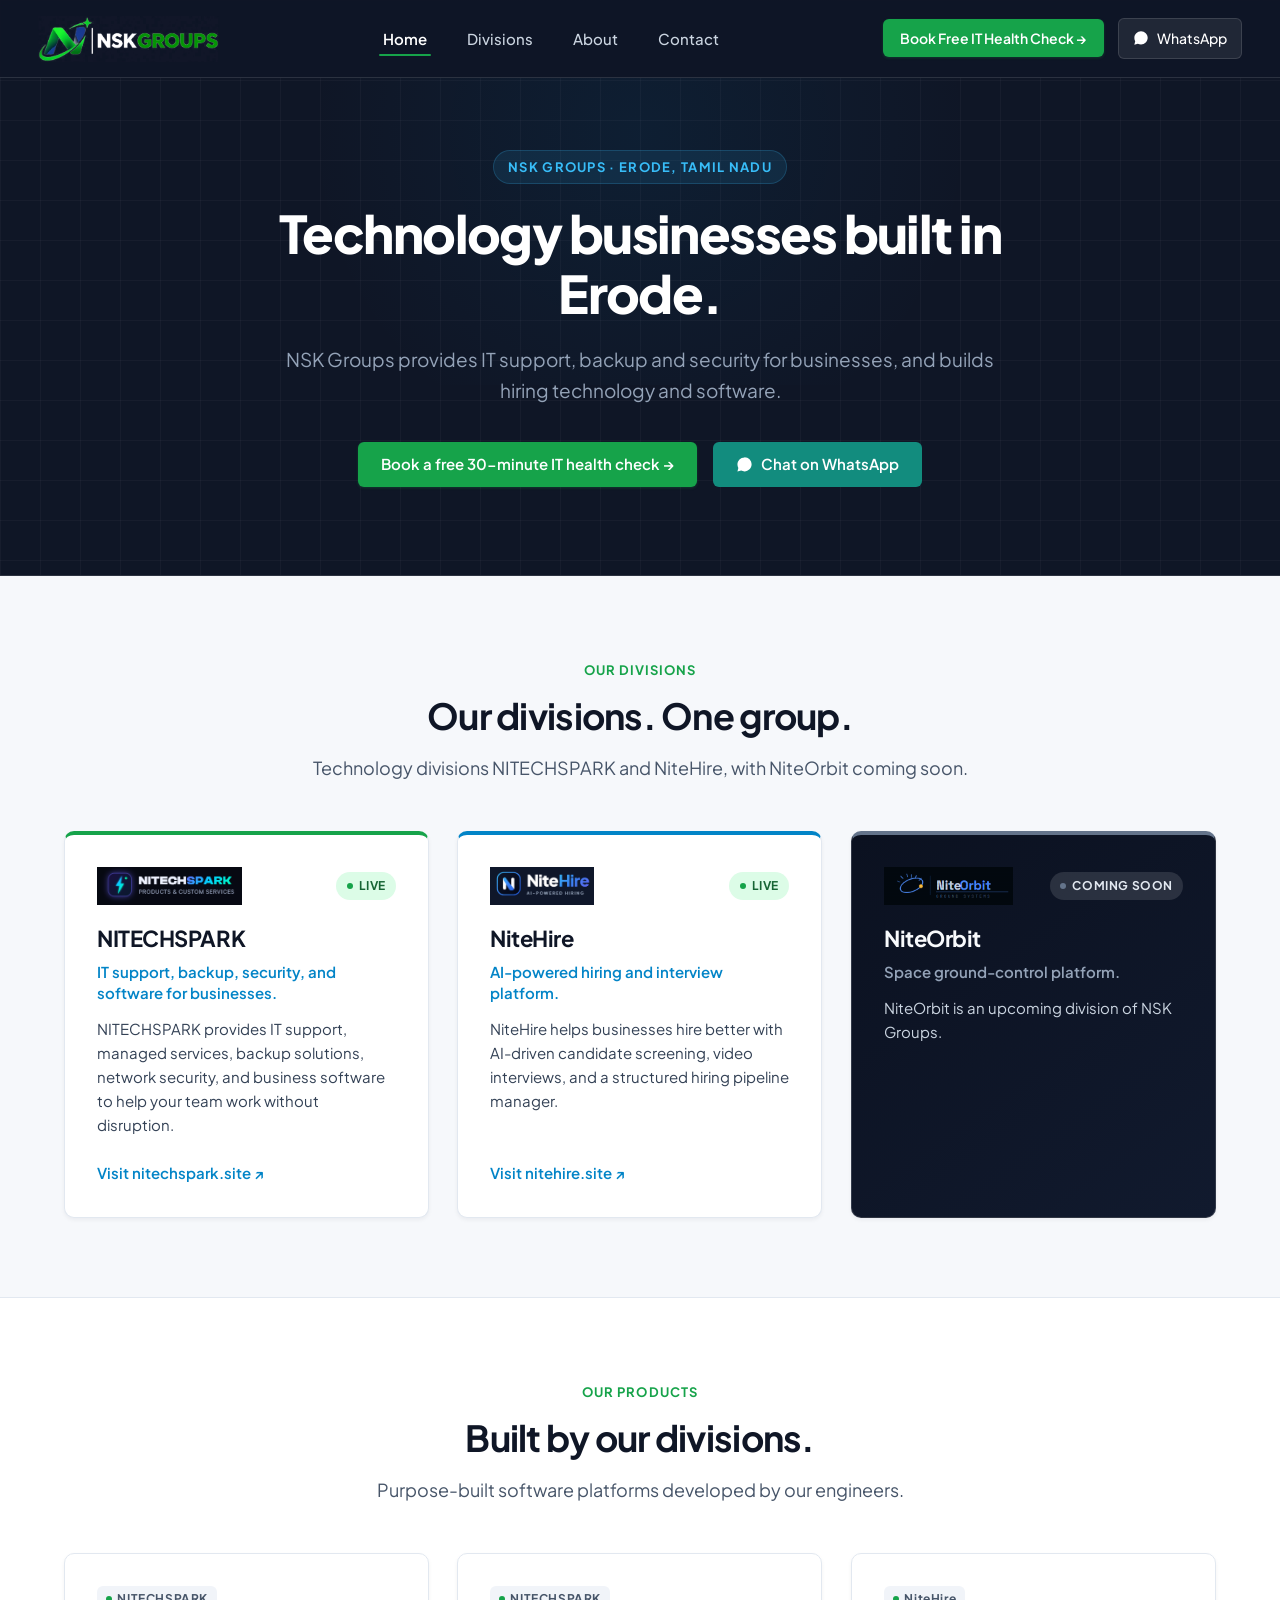
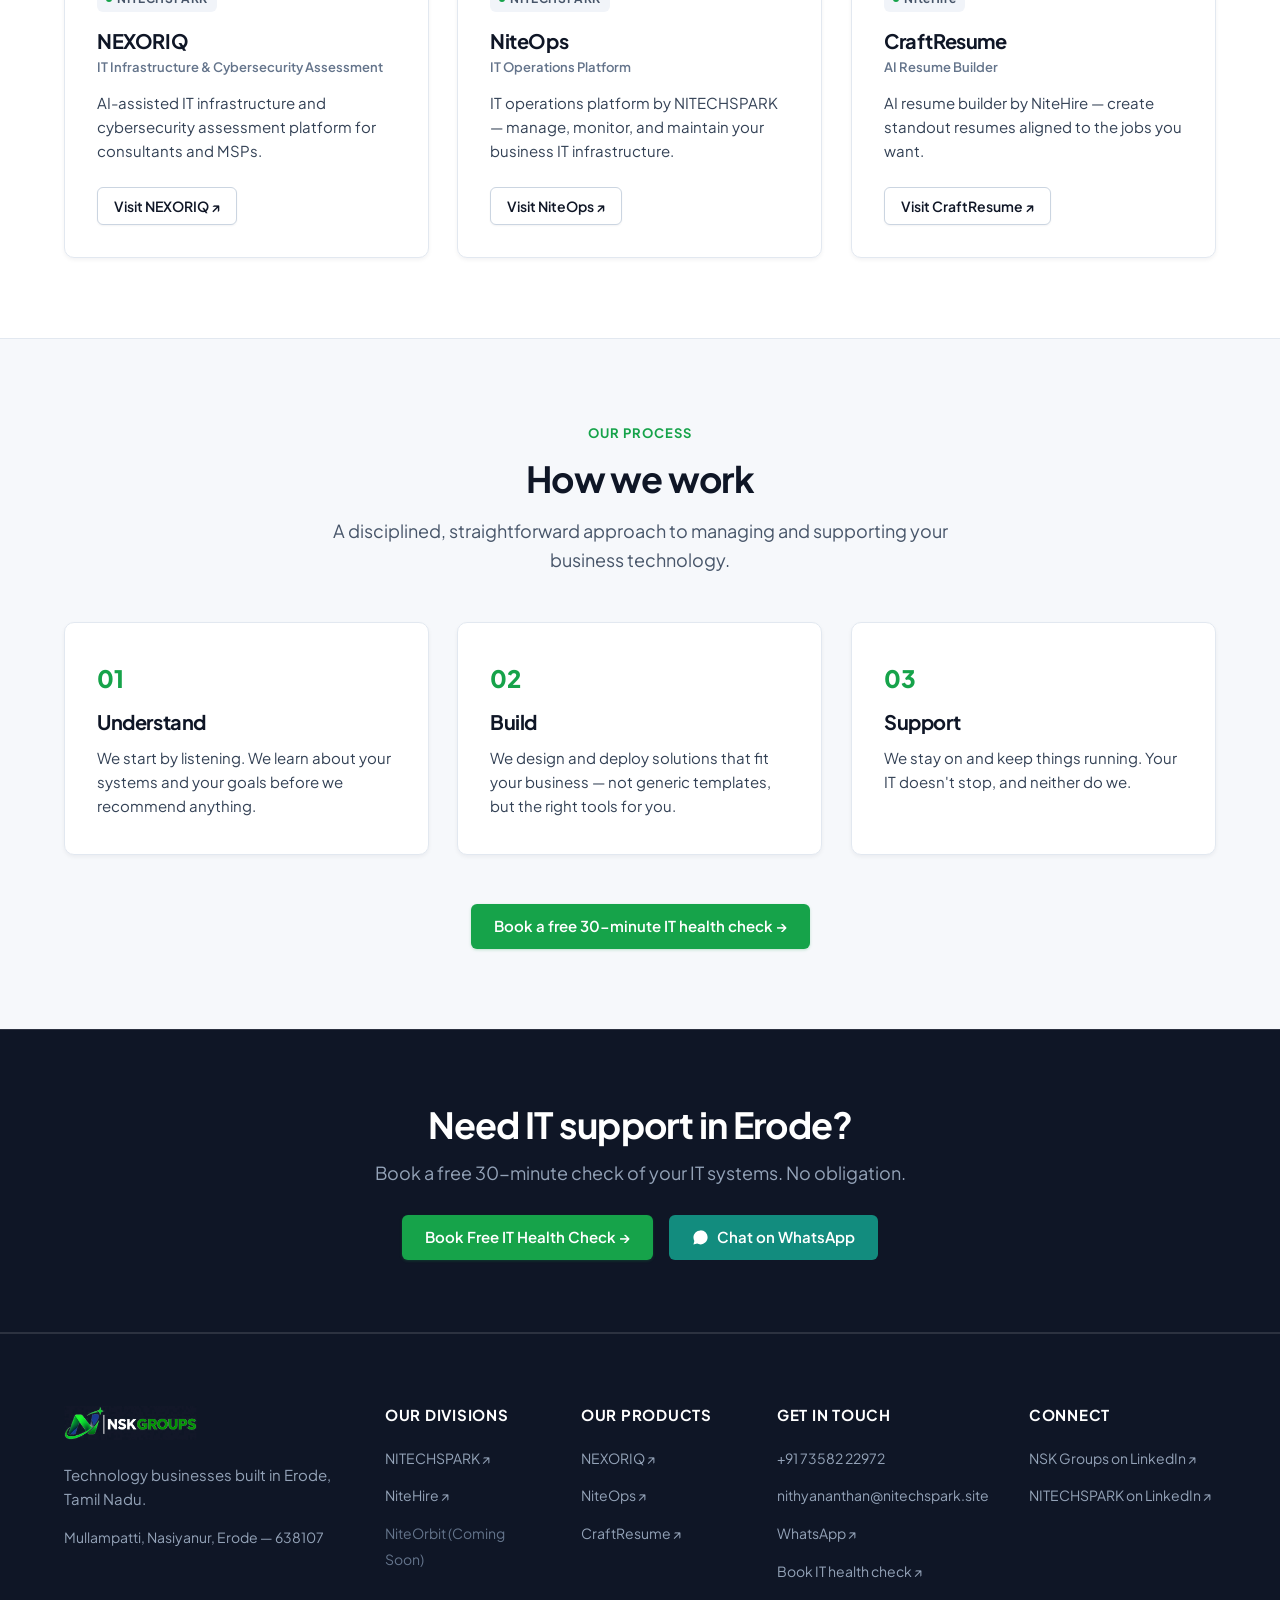
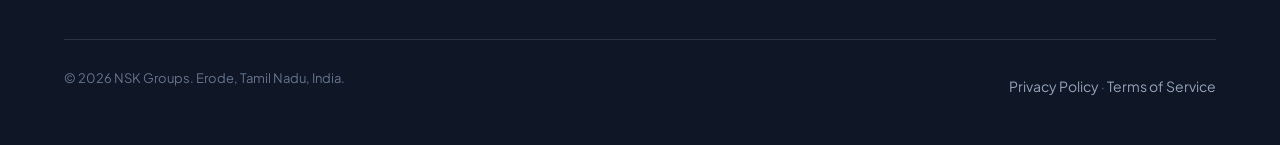
<file: index.html>
<!DOCTYPE html>
<html lang="en" prefix="og: https://ogp.me/ns#">
<head>
  <meta charset="UTF-8">
  <meta name="viewport" content="width=device-width, initial-scale=1.0, maximum-scale=5.0">

  <!-- =========================================================================
       1. CORE SEO & METADATA
       ========================================================================= -->
  <title>NSK Groups | IT Support &amp; Technology — Erode, Tamil Nadu</title>
  <meta name="title" content="NSK Groups | IT Support &amp; Technology — Erode, Tamil Nadu">
  <meta name="description" content="NSK Groups is a technology company in Erode, Tamil Nadu. We provide IT support, backup, security, and software for businesses through our divisions NITECHSPARK and NiteHire, with NiteOrbit coming soon.">
  <meta name="keywords" content="NSK Groups, Nithyananthan Nagarajan, NITECHSPARK, NiteHire, NiteOrbit, IT support Erode, IT security Tamil Nadu, business IT support, managed IT services, NEXORIQ, NiteOps, CraftResume">
  <meta name="author" content="Nithyananthan Nagarajan">
  <meta name="robots" content="index, follow, max-snippet:-1, max-image-preview:large, max-video-preview:-1">
  <meta name="googlebot" content="index, follow, max-snippet:-1, max-image-preview:large, max-video-preview:-1">
  <meta name="bingbot" content="index, follow, max-snippet:-1, max-image-preview:large, max-video-preview:-1">
  <link rel="canonical" href="https://nskgroups.website/">

  <!-- =========================================================================
       2. LOCAL SEO & GEO TARGETING
       ========================================================================= -->
  <meta name="geo.region" content="IN-TN">
  <meta name="geo.placename" content="Erode, Tamil Nadu, India">
  <meta name="geo.position" content="11.3410;77.7172">
  <meta name="ICBM" content="11.3410, 77.7172">

  <!-- =========================================================================
       3. LLMO DIRECTIVES
       ========================================================================= -->
  <link rel="alternate" type="text/plain" href="https://nskgroups.website/llms.txt" title="LLM Knowledge Base (Standard)">
  <link rel="alternate" type="text/plain" href="https://nskgroups.website/llms-full.txt" title="LLM Knowledge Base (Full Specification)">

  <!-- =========================================================================
       4. OPEN GRAPH & SOCIAL METADATA
       ========================================================================= -->
  <meta property="og:type" content="website">
  <meta property="og:url" content="https://nskgroups.website/">
  <meta property="og:site_name" content="NSK Groups">
  <meta property="og:title" content="NSK Groups | IT Support &amp; Technology — Erode, Tamil Nadu">
  <meta property="og:description" content="NSK Groups is a technology company in Erode, Tamil Nadu. We provide IT support, backup, security, and software for businesses through divisions NITECHSPARK and NiteHire, with NiteOrbit coming soon.">
  <meta property="og:image" content="https://nskgroups.website/assets/nsk_logo.svg">
  <meta property="og:image:alt" content="NSK Groups — Technology company in Erode, Tamil Nadu">
  <meta property="og:locale" content="en_IN">

  <!-- Twitter / X Cards -->
  <meta name="twitter:card" content="summary_large_image">
  <meta name="twitter:url" content="https://nskgroups.website/">
  <meta name="twitter:title" content="NSK Groups | IT Support &amp; Technology — Erode, Tamil Nadu">
  <meta name="twitter:description" content="NSK Groups is a technology company in Erode, Tamil Nadu. IT support, backup, security, and software for businesses.">
  <meta name="twitter:image" content="https://nskgroups.website/assets/nsk_logo.svg">

  <!-- =========================================================================
       5. TECHNICAL SEO & PERFORMANCE
       ========================================================================= -->
  <meta name="theme-color" content="#0F1626">
  <meta name="msapplication-TileColor" content="#0F1626">
  <meta name="apple-mobile-web-app-capable" content="yes">
  <meta name="apple-mobile-web-app-status-bar-style" content="black-translucent">
  <meta name="apple-mobile-web-app-title" content="NSK Groups">
  <link rel="manifest" href="manifest.json">

  <!-- DNS Prefetch & Preconnect -->
  <link rel="dns-prefetch" href="//fonts.googleapis.com">
  <link rel="dns-prefetch" href="//fonts.gstatic.com">
  <link rel="preconnect" href="https://fonts.googleapis.com">
  <link rel="preconnect" href="https://fonts.gstatic.com" crossorigin>

  <!-- Favicon -->
  <link rel="icon" type="image/svg+xml" href="assets/favicon.svg">
  <link rel="apple-touch-icon" href="assets/company_logo.png">

  <!-- Clean Corporate Font: Plus Jakarta Sans -->
  <link href="https://fonts.googleapis.com/css2?family=Plus+Jakarta+Sans:wght@400;500;600;700;800&display=swap" rel="stylesheet">

  <!-- CSS Stylesheet -->
  <link rel="stylesheet" href="index.css">

  <!-- =========================================================================
       6. JSON-LD SCHEMA GRAPH
       ========================================================================= -->
  <script type="application/ld+json">
  {
    "@context": "https://schema.org",
    "@graph": [
      {
        "@type": ["Organization"],
        "@id": "https://nskgroups.website/#organization",
        "name": "NSK Groups",
        "url": "https://nskgroups.website",
        "logo": "https://nskgroups.website/assets/nsk_logo.svg",
        "sameAs": ["https://www.linkedin.com/company/nskgroups"],
        "description": "NSK Groups is a technology company in Erode, Tamil Nadu, India. Our technology divisions are NITECHSPARK and NiteHire, with NiteOrbit coming soon.",
        "founder": {
          "@type": "Person",
          "name": "Nithyananthan Nagarajan",
          "jobTitle": "Founder and Managing Director",
          "sameAs": "https://www.linkedin.com/in/nithyananthan-nagarajan/"
        },
        "address": {
          "@type": "PostalAddress",
          "streetAddress": "Mullampatti, Nasiyanur",
          "addressLocality": "Erode",
          "addressRegion": "Tamil Nadu",
          "postalCode": "638107",
          "addressCountry": "IN"
        },
        "contactPoint": {
          "@type": "ContactPoint",
          "telephone": "+91-73582-22972",
          "contactType": "customer service",
          "email": "nithyananthan@nitechspark.site",
          "availableLanguage": ["English", "Tamil"]
        },
        "areaServed": {"@type": "Country", "name": "India"},
        "subOrganization": [
          {"@type": "Organization", "name": "NITECHSPARK", "url": "https://nitechspark.site"},
          {"@type": "Organization", "name": "NiteHire", "url": "https://nitehire.site"}
        ]
      },
      {
        "@type": "LocalBusiness",
        "@id": "https://nskgroups.website/#localbusiness",
        "name": "NSK Groups — IT Support Erode",
        "description": "IT support, backup, security, and software for businesses in Erode and Tamil Nadu.",
        "url": "https://nskgroups.website",
        "telephone": "+91-73582-22972",
        "email": "nithyananthan@nitechspark.site",
        "address": {
          "@type": "PostalAddress",
          "streetAddress": "Mullampatti, Nasiyanur",
          "addressLocality": "Erode",
          "addressRegion": "Tamil Nadu",
          "postalCode": "638107",
          "addressCountry": "IN"
        },
        "geo": {
          "@type": "GeoCoordinates",
          "latitude": "11.3410",
          "longitude": "77.7172"
        },
        "openingHours": "Mo-Fr 09:00-18:00",
        "priceRange": "Contact for pricing",
        "areaServed": "Erode, Tamil Nadu, India",
        "serviceType": "IT Support, IT Security, Business Software"
      }
    ]
  }
  </script>
</head>
<body>

  <!-- ===================== NAVIGATION BAR ===================== -->
  <header>
    <nav id="navbar" class="nav-bar" aria-label="Main navigation">
      <div class="nav-container">
        <!-- Logo -->
        <a href="index.html" class="nav-logo" aria-label="NSK Groups Home">
          <img src="assets/nsk_logo.svg" alt="NSK Groups" class="logo-svg" width="180" height="46" loading="eager">
        </a>

        <!-- Desktop Nav Menu -->
        <ul class="nav-menu" id="nav-desktop-menu" role="list">
          <li><a href="index.html" class="nav-link active" aria-current="page">Home</a></li>
          <li><a href="divisions.html" class="nav-link">Divisions</a></li>
          <li><a href="about.html" class="nav-link">About</a></li>
          <li><a href="contact.html" class="nav-link">Contact</a></li>
        </ul>

        <!-- Nav CTA Actions (Single booking button + WhatsApp icon) -->
        <div class="nav-cta-wrapper">
          <a href="https://calendar.app.google/9HsNzYhbRBRwCBbG6" target="_blank" rel="noopener noreferrer" class="btn btn-sm btn-crystal nav-cta-btn">Book Free IT Health Check →</a>

          <a href="https://wa.me/917358222972" target="_blank" rel="noopener noreferrer" class="btn-whatsapp-nav" aria-label="Chat on WhatsApp">
            <svg viewBox="0 0 24 24" width="16" height="16" fill="currentColor" aria-hidden="true">
              <path d="M17.472 14.382c-.301-.15-1.782-.879-2.058-.98-.276-.1-.476-.15-.677.15-.2.301-.777.98-.952 1.18-.175.2-.351.226-.652.075-.301-.15-1.27-.468-2.42-1.493-.895-.798-1.5-1.784-1.675-2.085-.176-.301-.019-.464.132-.614.136-.135.301-.351.451-.527.15-.175.2-.301.3-.501.1-.2.05-.376-.025-.526-.075-.15-.677-1.63-.927-2.233-.244-.588-.492-.508-.677-.518-.175-.008-.376-.01-.576-.01-.201 0-.527.075-.802.376-.276.301-1.053 1.028-1.053 2.508 0 1.479 1.078 2.909 1.229 3.109.15.2 2.122 3.24 5.14 4.542.718.31 1.278.496 1.716.635.722.23 1.378.197 1.9.12.58-.088 1.782-.728 2.032-1.431.251-.703.251-1.306.176-1.431-.075-.125-.276-.201-.577-.351zM12.04 2c-5.52 0-10 4.48-10 10 0 1.76.46 3.42 1.26 4.87L2 22l5.3-1.39c1.4.75 2.98 1.17 4.74 1.17 5.52 0 10-4.48 10-10s-4.48-10-10-10z"/>
            </svg>
            <span>WhatsApp</span>
          </a>

          <!-- Mobile Hamburger -->
          <button class="hamburger-btn" id="mobile-menu-toggle" aria-label="Toggle Navigation Menu" aria-expanded="false" aria-controls="mobile-menu-overlay">
            <span class="hamburger-line"></span>
            <span class="hamburger-line"></span>
            <span class="hamburger-line"></span>
          </button>
        </div>
      </div>
    </nav>
  </header>

  <!-- ===================== MOBILE OVERLAY MENU ===================== -->
  <div class="mobile-overlay" id="mobile-menu-overlay" role="dialog" aria-modal="true" aria-label="Navigation menu">
    <button class="mobile-close-btn" id="mobile-menu-close" aria-label="Close Navigation Menu">&times;</button>
    <ul class="mobile-menu-links" role="list">
      <li><a href="index.html" class="mobile-nav-link active">Home</a></li>
      <li><a href="divisions.html" class="mobile-nav-link">Divisions</a></li>
      <li><a href="about.html" class="mobile-nav-link">About</a></li>
      <li><a href="contact.html" class="mobile-nav-link">Contact</a></li>
      <li class="mob-cta-li">
        <a href="https://calendar.app.google/9HsNzYhbRBRwCBbG6" target="_blank" rel="noopener noreferrer" class="btn btn-crystal btn-md">
          🗓 Book Free IT Health Check →
        </a>
        <a href="https://wa.me/917358222972" target="_blank" rel="noopener noreferrer" class="btn-whatsapp-mob">
          💬 Chat on WhatsApp
        </a>
      </li>
    </ul>
  </div>

  <main id="main-content">

    <!-- ===================== HERO SECTION ===================== -->
    <section class="hero-section" id="home" aria-labelledby="hero-headline-text">
      <div class="section-container">
        <div class="hero-content">
          <div class="hero-label" id="hero-label-top">
            NSK GROUPS · ERODE, TAMIL NADU
          </div>

          <!-- Clean Corporate Headline -->
          <h1 class="hero-headline" id="hero-headline-text">
            Technology businesses built in Erode.
          </h1>

          <!-- Grammatically Correct Support Text -->
          <div class="hero-subtext-panel">
            <p class="hero-subtext" id="hero-subheadline-text">
              NSK Groups provides IT support, backup and security for businesses, and builds hiring technology and software.
            </p>
          </div>

          <!-- Hero Action Buttons -->
          <div class="hero-actions-container">
            <div class="hero-actions-row">
              <a href="https://calendar.app.google/9HsNzYhbRBRwCBbG6" target="_blank" rel="noopener noreferrer" class="btn btn-hero-primary">
                Book a free 30-minute IT health check →
              </a>
              <a href="https://wa.me/917358222972" target="_blank" rel="noopener noreferrer" class="btn btn-hero-whatsapp">
                <svg viewBox="0 0 24 24" width="17" height="17" fill="currentColor" aria-hidden="true">
                  <path d="M17.472 14.382c-.301-.15-1.782-.879-2.058-.98-.276-.1-.476-.15-.677.15-.2.301-.777.98-.952 1.18-.175.2-.351.226-.652.075-.301-.15-1.27-.468-2.42-1.493-.895-.798-1.5-1.784-1.675-2.085-.176-.301-.019-.464.132-.614.136-.135.301-.351.451-.527.15-.175.2-.301.3-.501.1-.2.05-.376-.025-.526-.075-.15-.677-1.63-.927-2.233-.244-.588-.492-.508-.677-.518-.175-.008-.376-.01-.576-.01-.201 0-.527.075-.802.376-.276.301-1.053 1.028-1.053 2.508 0 1.479 1.078 2.909 1.229 3.109.15.2 2.122 3.24 5.14 4.542.718.31 1.278.496 1.716.635.722.23 1.378.197 1.9.12.58-.088 1.782-.728 2.032-1.431.251-.703.251-1.306.176-1.431-.075-.125-.276-.201-.577-.351zM12.04 2c-5.52 0-10 4.48-10 10 0 1.76.46 3.42 1.26 4.87L2 22l5.3-1.39c1.4.75 2.98 1.17 4.74 1.17 5.52 0 10-4.48 10-10s-4.48-10-10-10z"/>
                </svg>
                Chat on WhatsApp
              </a>
            </div>
          </div>
        </div>
      </div>
    </section>

    <!-- ===================== DIVISIONS SECTION ===================== -->
    <section class="section-padding home-ventures-section" id="divisions" aria-labelledby="divisions-heading">
      <div class="section-container">
        <div class="section-header reveal-on-scroll text-center">
          <span class="section-label">OUR DIVISIONS</span>
          <h2 class="section-heading" id="divisions-heading">Our divisions. One group.</h2>
          <p class="section-subtext">Technology divisions NITECHSPARK and NiteHire, with NiteOrbit coming soon.</p>
        </div>

        <div class="ventures-grid">

          <!-- NITECHSPARK (Featured) -->
          <div class="interactive-card venture-card venture-card-nitechspark reveal-on-scroll" id="card-nitechspark">
            <div class="card-top-row">
              <div class="venture-brand-badge">
                <img src="assets/nitechspark_logo.png" alt="NITECHSPARK logo" class="venture-official-logo" width="120" height="40" loading="lazy">
              </div>
              <div class="card-badge badge-live">
                <span class="pulse-dot"></span> LIVE
              </div>
            </div>
            <h3 class="card-title">NITECHSPARK</h3>
            <span class="card-tagline">IT support, backup, security, and software for businesses.</span>
            <p class="card-desc">
              NITECHSPARK provides IT support, managed services, backup solutions, network security, and business software to help your team work without disruption.
            </p>
            <a href="https://nitechspark.site" target="_blank" rel="noopener noreferrer" class="card-link">
              Visit nitechspark.site ↗
            </a>
          </div>

          <!-- NiteHire -->
          <div class="interactive-card venture-card venture-card-nitehire reveal-on-scroll" id="card-nitehire">
            <div class="card-top-row">
              <div class="venture-brand-badge">
                <img src="assets/nitehire_logo.png" alt="NiteHire logo" class="venture-official-logo" width="120" height="40" loading="lazy">
              </div>
              <div class="card-badge badge-live">
                <span class="pulse-dot"></span> LIVE
              </div>
            </div>
            <h3 class="card-title">NiteHire</h3>
            <span class="card-tagline">AI-powered hiring and interview platform.</span>
            <p class="card-desc">
              NiteHire helps businesses hire better with AI-driven candidate screening, video interviews, and a structured hiring pipeline manager.
            </p>
            <a href="https://nitehire.site" target="_blank" rel="noopener noreferrer" class="card-link">
              Visit nitehire.site ↗
            </a>
          </div>

          <!-- NiteOrbit (Space look strictly contained here) -->
          <div class="interactive-card venture-card venture-card-niteorbit reveal-on-scroll" id="card-niteorbit">
            <div class="card-top-row">
              <div class="venture-brand-badge">
                <img src="assets/niteorbit_logo.png" alt="NiteOrbit logo" class="venture-official-logo" width="120" height="40" loading="lazy">
              </div>
              <div class="card-badge badge-coming-soon">
                <span class="coming-soon-dot"></span> COMING SOON
              </div>
            </div>
            <h3 class="card-title">NiteOrbit</h3>
            <span class="card-tagline">Space ground-control platform.</span>
            <p class="card-desc">
              NiteOrbit is an upcoming division of NSK Groups.
            </p>
          </div>

        </div>
      </div>
    </section>

    <!-- ===================== PRODUCTS STRIP ===================== -->
    <section class="section-padding products-showcase-section" id="products" aria-labelledby="products-heading">
      <div class="section-container">
        <div class="section-header reveal-on-scroll text-center">
          <span class="section-label">OUR PRODUCTS</span>
          <h2 class="section-heading" id="products-heading">Built by our divisions.</h2>
          <p class="section-subtext">Purpose-built software platforms developed by our engineers.</p>
        </div>

        <div class="products-grid">

          <!-- NEXORIQ -->
          <div class="interactive-card product-card reveal-on-scroll" id="prod-nexoriq">
            <div class="product-card-top">
              <div class="product-status-tag">
                <span class="pulse-dot"></span> NITECHSPARK
              </div>
            </div>
            <h3 class="product-title">NEXORIQ</h3>
            <span class="product-category">IT Infrastructure &amp; Cybersecurity Assessment</span>
            <p class="product-desc">
              AI-assisted IT infrastructure and cybersecurity assessment platform for consultants and MSPs.
            </p>
            <div class="product-actions">
              <a href="https://nexoriq.nitechspark.site" target="_blank" rel="noopener noreferrer" class="btn btn-sm btn-crystal-outline">Visit NEXORIQ ↗</a>
            </div>
          </div>

          <!-- NiteOps -->
          <div class="interactive-card product-card reveal-on-scroll" id="prod-niteops">
            <div class="product-card-top">
              <div class="product-status-tag">
                <span class="pulse-dot"></span> NITECHSPARK
              </div>
            </div>
            <h3 class="product-title">NiteOps</h3>
            <span class="product-category">IT Operations Platform</span>
            <p class="product-desc">
              IT operations platform by NITECHSPARK — manage, monitor, and maintain your business IT infrastructure.
            </p>
            <div class="product-actions">
              <a href="https://niteops.nitechspark.site" target="_blank" rel="noopener noreferrer" class="btn btn-sm btn-crystal-outline">Visit NiteOps ↗</a>
            </div>
          </div>

          <!-- CraftResume -->
          <div class="interactive-card product-card reveal-on-scroll" id="prod-craftresume">
            <div class="product-card-top">
              <div class="product-status-tag">
                <span class="pulse-dot"></span> NiteHire
              </div>
            </div>
            <h3 class="product-title">CraftResume</h3>
            <span class="product-category">AI Resume Builder</span>
            <p class="product-desc">
              AI resume builder by NiteHire — create standout resumes aligned to the jobs you want.
            </p>
            <div class="product-actions">
              <a href="https://craftresume.nitehire.site" target="_blank" rel="noopener noreferrer" class="btn btn-sm btn-crystal-outline">Visit CraftResume ↗</a>
            </div>
          </div>

        </div>
      </div>
    </section>

    <!-- ===================== HOW WE WORK ===================== -->
    <section class="section-padding mission-section" id="how-we-work" aria-labelledby="how-we-work-heading">
      <div class="section-container">
        <div class="section-header reveal-on-scroll text-center">
          <span class="section-label">OUR PROCESS</span>
          <h2 class="section-heading" id="how-we-work-heading">How we work</h2>
          <p class="section-subtext">A disciplined, straightforward approach to managing and supporting your business technology.</p>
        </div>

        <div class="values-grid">

          <div class="value-card reveal-on-scroll">
            <span class="value-number">01</span>
            <h3 class="value-title">Understand</h3>
            <p class="card-desc">We start by listening. We learn about your systems and your goals before we recommend anything.</p>
          </div>

          <div class="value-card reveal-on-scroll">
            <span class="value-number">02</span>
            <h3 class="value-title">Build</h3>
            <p class="card-desc">We design and deploy solutions that fit your business — not generic templates, but the right tools for you.</p>
          </div>

          <div class="value-card reveal-on-scroll">
            <span class="value-number">03</span>
            <h3 class="value-title">Support</h3>
            <p class="card-desc">We stay on and keep things running. Your IT doesn't stop, and neither do we.</p>
          </div>

        </div>

        <div class="reveal-on-scroll text-center" style="margin-top: 3rem;">
          <a href="https://calendar.app.google/9HsNzYhbRBRwCBbG6" target="_blank" rel="noopener noreferrer" class="btn btn-crystal">
            Book a free 30-minute IT health check →
          </a>
        </div>
      </div>
    </section>

    <!-- ===================== CONTACT CTA BAND ===================== -->
    <section class="section-padding contact-cta-band" id="contact-cta" aria-labelledby="contact-cta-heading">
      <div class="section-container text-center">
        <h2 id="contact-cta-heading">Need IT support in Erode?</h2>
        <p>Book a free 30-minute check of your IT systems. No obligation.</p>
        <div class="hero-actions-row">
          <a href="https://calendar.app.google/9HsNzYhbRBRwCBbG6" target="_blank" rel="noopener noreferrer" class="btn btn-hero-primary">
            Book Free IT Health Check →
          </a>
          <a href="https://wa.me/917358222972" target="_blank" rel="noopener noreferrer" class="btn btn-hero-whatsapp">
            <svg viewBox="0 0 24 24" width="17" height="17" fill="currentColor" aria-hidden="true">
              <path d="M17.472 14.382c-.301-.15-1.782-.879-2.058-.98-.276-.1-.476-.15-.677.15-.2.301-.777.98-.952 1.18-.175.2-.351.226-.652.075-.301-.15-1.27-.468-2.42-1.493-.895-.798-1.5-1.784-1.675-2.085-.176-.301-.019-.464.132-.614.136-.135.301-.351.451-.527.15-.175.2-.301.3-.501.1-.2.05-.376-.025-.526-.075-.15-.677-1.63-.927-2.233-.244-.588-.492-.508-.677-.518-.175-.008-.376-.01-.576-.01-.201 0-.527.075-.802.376-.276.301-1.053 1.028-1.053 2.508 0 1.479 1.078 2.909 1.229 3.109.15.2 2.122 3.24 5.14 4.542.718.31 1.278.496 1.716.635.722.23 1.378.197 1.9.12.58-.088 1.782-.728 2.032-1.431.251-.703.251-1.306.176-1.431-.075-.125-.276-.201-.577-.351zM12.04 2c-5.52 0-10 4.48-10 10 0 1.76.46 3.42 1.26 4.87L2 22l5.3-1.39c1.4.75 2.98 1.17 4.74 1.17 5.52 0 10-4.48 10-10s-4.48-10-10-10z"/>
            </svg>
            Chat on WhatsApp
          </a>
        </div>
      </div>
    </section>

  </main>

  <!-- ===================== STICKY MOBILE BOTTOM BAR ===================== -->
  <div class="mobile-floating-dock" id="mobile-quick-dock" aria-label="Quick actions">
    <a href="https://calendar.app.google/9HsNzYhbRBRwCBbG6" target="_blank" rel="noopener noreferrer" class="dock-btn dock-calendly">
      <span>🗓 Book IT Health Check</span>
    </a>
    <a href="https://wa.me/917358222972" target="_blank" rel="noopener noreferrer" class="dock-btn dock-whatsapp">
      <span>💬 WhatsApp</span>
    </a>
  </div>

  <!-- ===================== FOOTER ===================== -->
  <footer class="site-footer">
    <div class="footer-container">

      <div class="footer-grid">
        <div class="footer-col brand-col">
          <a href="index.html" class="footer-logo" aria-label="NSK Groups home">
            <img src="assets/nsk_logo.svg" alt="NSK Groups" class="logo-svg footer-logo-svg" width="135" height="34" loading="lazy">
          </a>
          <p class="footer-tagline">Technology businesses built in Erode, Tamil Nadu.</p>
          <address>Mullampatti, Nasiyanur, Erode — 638107</address>
        </div>

        <div class="footer-col">
          <h4 class="footer-title">Our Divisions</h4>
          <ul class="footer-links" role="list">
            <li><a href="https://nitechspark.site" target="_blank" rel="noopener noreferrer" class="footer-link">NITECHSPARK ↗</a></li>
            <li><a href="https://nitehire.site" target="_blank" rel="noopener noreferrer" class="footer-link">NiteHire ↗</a></li>
            <li><span class="footer-link footer-link-muted">NiteOrbit (Coming Soon)</span></li>
          </ul>
        </div>

        <div class="footer-col">
          <h4 class="footer-title">Our Products</h4>
          <ul class="footer-links" role="list">
            <li><a href="https://nexoriq.nitechspark.site" target="_blank" rel="noopener noreferrer" class="footer-link">NEXORIQ ↗</a></li>
            <li><a href="https://niteops.nitechspark.site" target="_blank" rel="noopener noreferrer" class="footer-link">NiteOps ↗</a></li>
            <li><a href="https://craftresume.nitehire.site" target="_blank" rel="noopener noreferrer" class="footer-link">CraftResume ↗</a></li>
          </ul>
        </div>

        <div class="footer-col">
          <h4 class="footer-title">Get in touch</h4>
          <ul class="footer-contact-list" role="list">
            <li class="footer-contact-item"><a href="tel:+917358222972" class="footer-link">+91 73582 22972</a></li>
            <li class="footer-contact-item">
              <a href="mailto:nithyananthan@nitechspark.site" class="footer-link">nithyananthan@nitechspark.site</a>
            </li>
            <li class="footer-contact-item">
              <a href="https://wa.me/917358222972" target="_blank" rel="noopener noreferrer" class="footer-link">WhatsApp ↗</a>
            </li>
            <li class="footer-contact-item">
              <a href="https://calendar.app.google/9HsNzYhbRBRwCBbG6" target="_blank" rel="noopener noreferrer" class="footer-link">Book IT health check ↗</a>
            </li>
          </ul>
        </div>

        <div class="footer-col">
          <h4 class="footer-title">Connect</h4>
          <ul class="footer-links" role="list">
            <li><a href="https://www.linkedin.com/company/nskgroups" target="_blank" rel="noopener noreferrer" class="footer-link">NSK Groups on LinkedIn ↗</a></li>
            <li><a href="https://www.linkedin.com/company/nitechsparktech" target="_blank" rel="noopener noreferrer" class="footer-link">NITECHSPARK on LinkedIn ↗</a></li>
          </ul>
        </div>
      </div>

      <div class="footer-divider"></div>

      <div class="footer-bottom">
        <p>&copy; 2026 NSK Groups. Erode, Tamil Nadu, India.</p>
        <p class="footer-sub-bottom">
          <a href="privacy.html" class="footer-link">Privacy Policy</a> ·
          <a href="terms.html" class="footer-link">Terms of Service</a>
        </p>
      </div>

    </div>
  </footer>

  <!-- Clean Corporate JS -->
  <script src="index.js"></script>
</body>
</html>
</file>
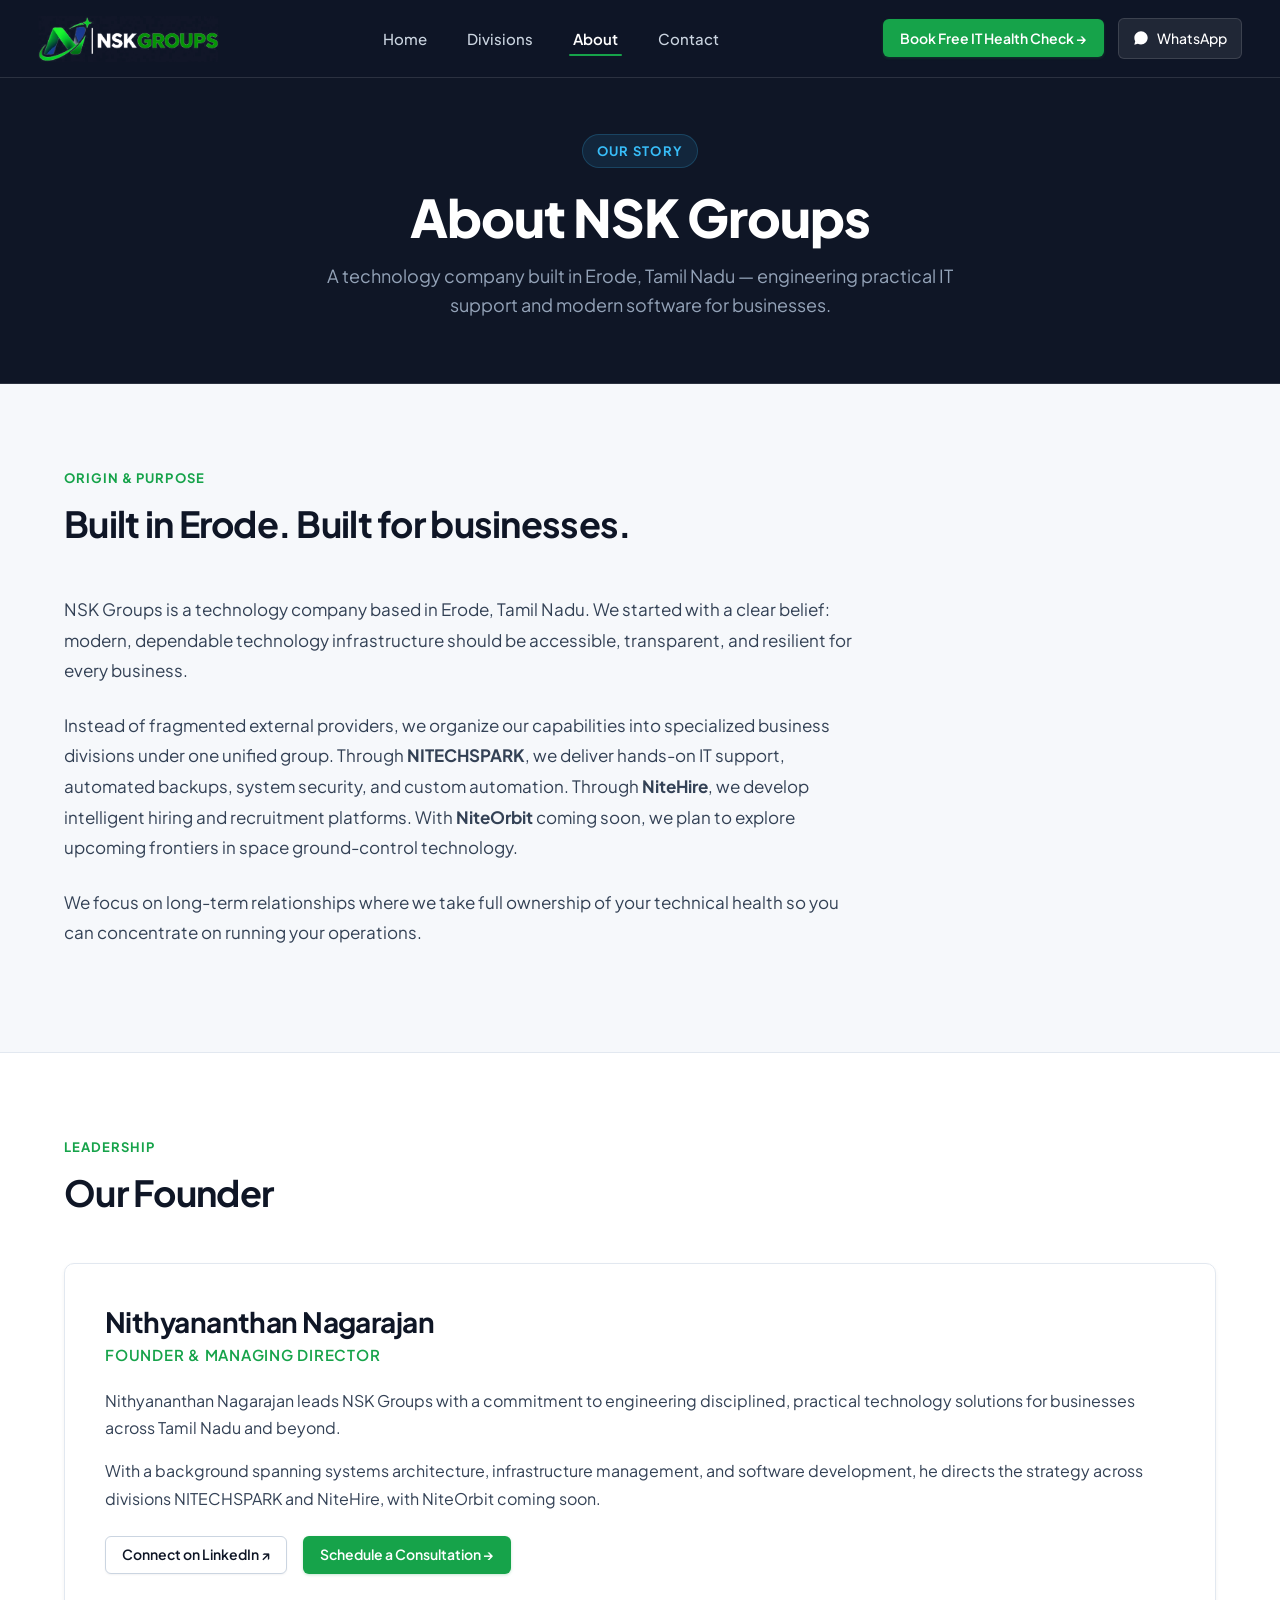
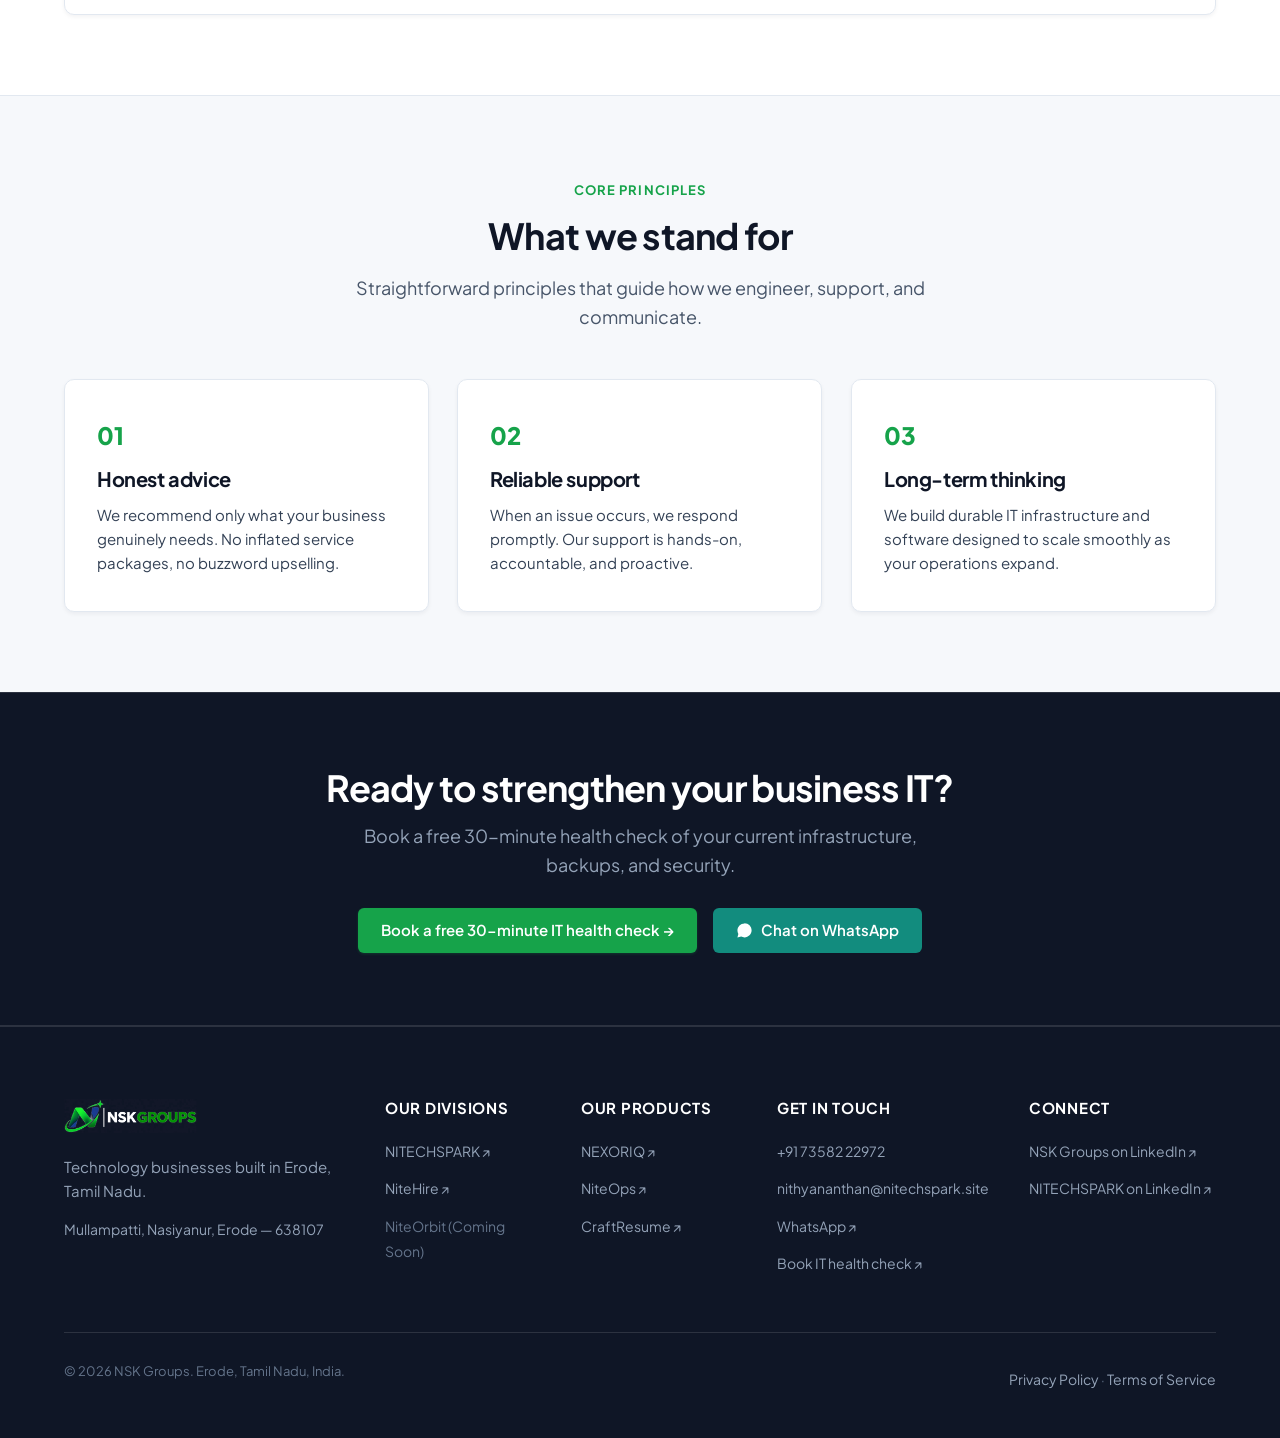
<file: about.html>
<!DOCTYPE html>
<html lang="en" prefix="og: https://ogp.me/ns#">
<head>
  <meta charset="UTF-8">
  <meta name="viewport" content="width=device-width, initial-scale=1.0, maximum-scale=5.0">
  
  <title>About NSK Groups | Technology Company in Erode, Tamil Nadu</title>
  <meta name="title" content="About NSK Groups | Technology Company in Erode, Tamil Nadu">
  <meta name="description" content="NSK Groups is a technology company founded by Nithyananthan Nagarajan in Erode, Tamil Nadu. Learn about our story, our divisions, and how we work with businesses.">
  <meta name="keywords" content="NSK Groups, Nithyananthan Nagarajan, technology company Erode, IT support Erode, NITECHSPARK, NiteHire, NiteOrbit">
  <meta name="author" content="Nithyananthan Nagarajan">
  <meta name="robots" content="index, follow, max-snippet:-1, max-image-preview:large, max-video-preview:-1">
  <link rel="canonical" href="https://nskgroups.website/about.html">

  <!-- Local SEO -->
  <meta name="geo.region" content="IN-TN">
  <meta name="geo.placename" content="Erode, Tamil Nadu, India">
  <meta name="geo.position" content="11.3410;77.7172">
  <meta name="ICBM" content="11.3410, 77.7172">

  <!-- Open Graph -->
  <meta property="og:type" content="website">
  <meta property="og:url" content="https://nskgroups.website/about.html">
  <meta property="og:site_name" content="NSK Groups">
  <meta property="og:title" content="About NSK Groups | Technology Company in Erode, Tamil Nadu">
  <meta property="og:description" content="NSK Groups is a technology company founded by Nithyananthan Nagarajan in Erode, Tamil Nadu. Building IT support, software, and platforms for businesses.">
  <meta property="og:image" content="https://nskgroups.website/assets/nsk_logo.svg">
  <meta property="og:image:alt" content="NSK Groups Logo">
  <meta property="og:locale" content="en_IN">

  <!-- Twitter / X -->
  <meta name="twitter:card" content="summary_large_image">
  <meta name="twitter:url" content="https://nskgroups.website/about.html">
  <meta name="twitter:title" content="About NSK Groups | Technology Company in Erode, Tamil Nadu">
  <meta name="twitter:description" content="Learn about NSK Groups, our founder Nithyananthan Nagarajan, and our technology divisions in Erode, Tamil Nadu.">
  <meta name="twitter:image" content="https://nskgroups.website/assets/nsk_logo.svg">

  <meta name="theme-color" content="#0F1626">
  <link rel="icon" type="image/svg+xml" href="assets/favicon.svg">
  <link rel="apple-touch-icon" href="assets/company_logo.png">
  <link rel="manifest" href="manifest.json">

  <!-- Fonts & CSS -->
  <link rel="preconnect" href="https://fonts.googleapis.com">
  <link rel="preconnect" href="https://fonts.gstatic.com" crossorigin>
  <link href="https://fonts.googleapis.com/css2?family=Plus+Jakarta+Sans:wght@400;500;600;700;800&display=swap" rel="stylesheet">
  <link rel="stylesheet" href="index.css">

  <!-- Schema.org -->
  <script type="application/ld+json">
  {
    "@context": "https://schema.org",
    "@type": "Organization",
    "@id": "https://nskgroups.website/#organization",
    "name": "NSK Groups",
    "url": "https://nskgroups.website",
    "logo": "https://nskgroups.website/assets/nsk_logo.svg",
    "founder": {
      "@type": "Person",
      "name": "Nithyananthan Nagarajan",
      "jobTitle": "Founder and Managing Director",
      "sameAs": "https://www.linkedin.com/in/nithyananthan-nagarajan/"
    },
    "address": {
      "@type": "PostalAddress",
      "streetAddress": "Mullampatti, Nasiyanur",
      "addressLocality": "Erode",
      "addressRegion": "Tamil Nadu",
      "postalCode": "638107",
      "addressCountry": "IN"
    }
  }
  </script>
</head>
<body>

  <!-- ===================== NAVIGATION ===================== -->
  <header>
    <nav id="navbar" class="nav-bar" aria-label="Main navigation">
      <div class="nav-container">
        <a href="index.html" class="nav-logo" aria-label="NSK Groups Home">
          <img src="assets/nsk_logo.svg" alt="NSK Groups" class="logo-svg" width="180" height="46" loading="eager">
        </a>

        <ul class="nav-menu" id="nav-desktop-menu" role="list">
          <li><a href="index.html" class="nav-link">Home</a></li>
          <li><a href="divisions.html" class="nav-link">Divisions</a></li>
          <li><a href="about.html" class="nav-link active" aria-current="page">About</a></li>
          <li><a href="contact.html" class="nav-link">Contact</a></li>
        </ul>

        <div class="nav-cta-wrapper">
          <a href="https://calendar.app.google/9HsNzYhbRBRwCBbG6" target="_blank" rel="noopener noreferrer" class="btn btn-sm btn-crystal nav-cta-btn">Book Free IT Health Check →</a>
          <a href="https://wa.me/917358222972" target="_blank" rel="noopener noreferrer" class="btn-whatsapp-nav" aria-label="Chat on WhatsApp">
            <svg viewBox="0 0 24 24" width="16" height="16" fill="currentColor" aria-hidden="true">
              <path d="M17.472 14.382c-.301-.15-1.782-.879-2.058-.98-.276-.1-.476-.15-.677.15-.2.301-.777.98-.952 1.18-.175.2-.351.226-.652.075-.301-.15-1.27-.468-2.42-1.493-.895-.798-1.5-1.784-1.675-2.085-.176-.301-.019-.464.132-.614.136-.135.301-.351.451-.527.15-.175.2-.301.3-.501.1-.2.05-.376-.025-.526-.075-.15-.677-1.63-.927-2.233-.244-.588-.492-.508-.677-.518-.175-.008-.376-.01-.576-.01-.201 0-.527.075-.802.376-.276.301-1.053 1.028-1.053 2.508 0 1.479 1.078 2.909 1.229 3.109.15.2 2.122 3.24 5.14 4.542.718.31 1.278.496 1.716.635.722.23 1.378.197 1.9.12.58-.088 1.782-.728 2.032-1.431.251-.703.251-1.306.176-1.431-.075-.125-.276-.201-.577-.351zM12.04 2c-5.52 0-10 4.48-10 10 0 1.76.46 3.42 1.26 4.87L2 22l5.3-1.39c1.4.75 2.98 1.17 4.74 1.17 5.52 0 10-4.48 10-10s-4.48-10-10-10z"/>
            </svg>
            <span>WhatsApp</span>
          </a>

          <button class="hamburger-btn" id="mobile-menu-toggle" aria-label="Toggle Navigation Menu" aria-expanded="false" aria-controls="mobile-menu-overlay">
            <span class="hamburger-line"></span>
            <span class="hamburger-line"></span>
            <span class="hamburger-line"></span>
          </button>
        </div>
      </div>
    </nav>
  </header>

  <!-- Mobile Overlay -->
  <div class="mobile-overlay" id="mobile-menu-overlay" role="dialog" aria-modal="true" aria-label="Navigation menu">
    <button class="mobile-close-btn" id="mobile-menu-close" aria-label="Close Navigation Menu">&times;</button>
    <ul class="mobile-menu-links" role="list">
      <li><a href="index.html" class="mobile-nav-link">Home</a></li>
      <li><a href="divisions.html" class="mobile-nav-link">Divisions</a></li>
      <li><a href="about.html" class="mobile-nav-link active">About</a></li>
      <li><a href="contact.html" class="mobile-nav-link">Contact</a></li>
      <li class="mob-cta-li">
        <a href="https://calendar.app.google/9HsNzYhbRBRwCBbG6" target="_blank" rel="noopener noreferrer" class="btn btn-crystal btn-md">
          🗓 Book Free IT Health Check →
        </a>
        <a href="https://wa.me/917358222972" target="_blank" rel="noopener noreferrer" class="btn-whatsapp-mob">
          💬 Chat on WhatsApp
        </a>
      </li>
    </ul>
  </div>

  <main id="main-content">
    <!-- Subpage Hero -->
    <section class="subpage-hero" aria-labelledby="about-heading">
      <div class="section-container">
        <div class="hero-label">OUR STORY</div>
        <h1 id="about-heading">About NSK Groups</h1>
        <p>A technology company built in Erode, Tamil Nadu — engineering practical IT support and modern software for businesses.</p>
      </div>
    </section>

    <!-- Group Story Section -->
    <section class="section-padding" aria-labelledby="story-heading">
      <div class="section-container">
        <div class="section-header reveal-on-scroll">
          <span class="section-label">ORIGIN &amp; PURPOSE</span>
          <h2 class="section-heading" id="story-heading">Built in Erode. Built for businesses.</h2>
        </div>
        <div class="reveal-on-scroll" style="max-width: 800px; line-height: 1.8; color: var(--text-body); font-size: 1.0625rem;">
          <p style="margin-bottom: 1.5rem;">
            NSK Groups is a technology company based in Erode, Tamil Nadu. We started with a clear belief: modern, dependable technology infrastructure should be accessible, transparent, and resilient for every business.
          </p>
          <p style="margin-bottom: 1.5rem;">
            Instead of fragmented external providers, we organize our capabilities into specialized business divisions under one unified group. Through <strong>NITECHSPARK</strong>, we deliver hands-on IT support, automated backups, system security, and custom automation. Through <strong>NiteHire</strong>, we develop intelligent hiring and recruitment platforms. With <strong>NiteOrbit</strong> coming soon, we plan to explore upcoming frontiers in space ground-control technology.
          </p>
          <p style="margin-bottom: 1.5rem;">
            <!-- [ADD FOUNDING YEAR AND FULLER COMPANY STORY HERE] -->
            We focus on long-term relationships where we take full ownership of your technical health so you can concentrate on running your operations.
          </p>
        </div>
      </div>
    </section>

    <!-- Founder Section -->
    <section class="section-padding founder-section" aria-labelledby="founder-heading" style="background-color: var(--bg-surface); border-top: 1px solid var(--border-light); border-bottom: 1px solid var(--border-light);">
      <div class="section-container">
        <div class="section-header reveal-on-scroll">
          <span class="section-label">LEADERSHIP</span>
          <h2 class="section-heading" id="founder-heading">Our Founder</h2>
        </div>

        <div class="founder-grid no-photo reveal-on-scroll">
          <!-- Founder Photo Container: Hidden until verified real photo is added -->
          <div class="founder-photo-wrapper" style="display: none;" aria-hidden="true">
            <img src="assets/founder.png" alt="Nithyananthan Nagarajan, Founder and Managing Director of NSK Groups" class="founder-photo" width="280" height="280" loading="lazy">
          </div>
          <div>
            <h3 class="founder-name">Nithyananthan Nagarajan</h3>
            <div class="founder-title">Founder &amp; Managing Director</div>
            <div class="founder-bio">
              <p style="margin-bottom: 1rem;">
                Nithyananthan Nagarajan leads NSK Groups with a commitment to engineering disciplined, practical technology solutions for businesses across Tamil Nadu and beyond.
              </p>
              <p style="margin-bottom: 1rem;">
                <!-- [ADD FOUNDER BIO HERE] -->
                With a background spanning systems architecture, infrastructure management, and software development, he directs the strategy across divisions NITECHSPARK and NiteHire, with NiteOrbit coming soon.
              </p>
            </div>
            <div style="display: flex; gap: 1rem; flex-wrap: wrap; align-items: center; margin-top: 1.5rem;">
              <a href="https://www.linkedin.com/in/nithyananthan-nagarajan/" target="_blank" rel="noopener noreferrer" class="btn btn-sm btn-crystal-outline">
                Connect on LinkedIn ↗
              </a>
              <a href="https://calendar.app.google/9HsNzYhbRBRwCBbG6" target="_blank" rel="noopener noreferrer" class="btn btn-sm btn-crystal">
                Schedule a Consultation →
              </a>
            </div>
          </div>
        </div>

        <!-- Workspace & Facility Photo Section: Hidden until real photos are provided -->
        <div class="workspace-proof-section" id="workspace-proof-section" style="display: none;" aria-hidden="true">
          <div class="workspace-card">
            <!-- [ADD REAL WORKSPACE PHOTO HERE] -->
          </div>
        </div>
      </div>
    </section>

    <!-- Values Section -->
    <section class="section-padding" aria-labelledby="values-heading">
      <div class="section-container">
        <div class="section-header reveal-on-scroll text-center">
          <span class="section-label">CORE PRINCIPLES</span>
          <h2 class="section-heading" id="values-heading">What we stand for</h2>
          <p class="section-subtext">Straightforward principles that guide how we engineer, support, and communicate.</p>
        </div>

        <div class="values-grid">
          <div class="value-card reveal-on-scroll">
            <span class="value-number">01</span>
            <h3 class="value-title">Honest advice</h3>
            <p class="card-desc">We recommend only what your business genuinely needs. No inflated service packages, no buzzword upselling.</p>
          </div>
          <div class="value-card reveal-on-scroll">
            <span class="value-number">02</span>
            <h3 class="value-title">Reliable support</h3>
            <p class="card-desc">When an issue occurs, we respond promptly. Our support is hands-on, accountable, and proactive.</p>
          </div>
          <div class="value-card reveal-on-scroll">
            <span class="value-number">03</span>
            <h3 class="value-title">Long-term thinking</h3>
            <p class="card-desc">We build durable IT infrastructure and software designed to scale smoothly as your operations expand.</p>
          </div>
        </div>
      </div>
    </section>

    <!-- CTA Section -->
    <section class="section-padding contact-cta-band" aria-labelledby="work-with-us-heading">
      <div class="section-container text-center">
        <h2 id="work-with-us-heading">Ready to strengthen your business IT?</h2>
        <p>Book a free 30-minute health check of your current infrastructure, backups, and security.</p>
        <div class="hero-actions-row">
          <a href="https://calendar.app.google/9HsNzYhbRBRwCBbG6" target="_blank" rel="noopener noreferrer" class="btn btn-hero-primary">
            Book a free 30-minute IT health check →
          </a>
          <a href="https://wa.me/917358222972" target="_blank" rel="noopener noreferrer" class="btn btn-hero-whatsapp">
            <svg viewBox="0 0 24 24" width="17" height="17" fill="currentColor" aria-hidden="true">
              <path d="M17.472 14.382c-.301-.15-1.782-.879-2.058-.98-.276-.1-.476-.15-.677.15-.2.301-.777.98-.952 1.18-.175.2-.351.226-.652.075-.301-.15-1.27-.468-2.42-1.493-.895-.798-1.5-1.784-1.675-2.085-.176-.301-.019-.464.132-.614.136-.135.301-.351.451-.527.15-.175.2-.301.3-.501.1-.2.05-.376-.025-.526-.075-.15-.677-1.63-.927-2.233-.244-.588-.492-.508-.677-.518-.175-.008-.376-.01-.576-.01-.201 0-.527.075-.802.376-.276.301-1.053 1.028-1.053 2.508 0 1.479 1.078 2.909 1.229 3.109.15.2 2.122 3.24 5.14 4.542.718.31 1.278.496 1.716.635.722.23 1.378.197 1.9.12.58-.088 1.782-.728 2.032-1.431.251-.703.251-1.306.176-1.431-.075-.125-.276-.201-.577-.351zM12.04 2c-5.52 0-10 4.48-10 10 0 1.76.46 3.42 1.26 4.87L2 22l5.3-1.39c1.4.75 2.98 1.17 4.74 1.17 5.52 0 10-4.48 10-10s-4.48-10-10-10z"/>
            </svg>
            Chat on WhatsApp
          </a>
        </div>
      </div>
    </section>
  </main>

  <!-- Sticky Mobile Bar -->
  <div class="mobile-floating-dock" id="mobile-quick-dock" aria-label="Quick actions">
    <a href="https://calendar.app.google/9HsNzYhbRBRwCBbG6" target="_blank" rel="noopener noreferrer" class="dock-btn dock-calendly">
      <span>🗓 Book IT Health Check</span>
    </a>
    <a href="https://wa.me/917358222972" target="_blank" rel="noopener noreferrer" class="dock-btn dock-whatsapp">
      <span>💬 WhatsApp</span>
    </a>
  </div>

  <!-- Footer -->
  <footer class="site-footer">
    <div class="footer-container">
      <div class="footer-grid">
        <div class="footer-col brand-col">
          <a href="index.html" class="footer-logo" aria-label="NSK Groups home">
            <img src="assets/nsk_logo.svg" alt="NSK Groups" class="logo-svg footer-logo-svg" width="135" height="34" loading="lazy">
          </a>
          <p class="footer-tagline">Technology businesses built in Erode, Tamil Nadu.</p>
          <address>Mullampatti, Nasiyanur, Erode — 638107</address>
        </div>

        <div class="footer-col">
          <h4 class="footer-title">Our Divisions</h4>
          <ul class="footer-links" role="list">
            <li><a href="https://nitechspark.site" target="_blank" rel="noopener noreferrer" class="footer-link">NITECHSPARK ↗</a></li>
            <li><a href="https://nitehire.site" target="_blank" rel="noopener noreferrer" class="footer-link">NiteHire ↗</a></li>
            <li><span class="footer-link footer-link-muted">NiteOrbit (Coming Soon)</span></li>
          </ul>
        </div>

        <div class="footer-col">
          <h4 class="footer-title">Our Products</h4>
          <ul class="footer-links" role="list">
            <li><a href="https://nexoriq.nitechspark.site" target="_blank" rel="noopener noreferrer" class="footer-link">NEXORIQ ↗</a></li>
            <li><a href="https://niteops.nitechspark.site" target="_blank" rel="noopener noreferrer" class="footer-link">NiteOps ↗</a></li>
            <li><a href="https://craftresume.nitehire.site" target="_blank" rel="noopener noreferrer" class="footer-link">CraftResume ↗</a></li>
          </ul>
        </div>

        <div class="footer-col">
          <h4 class="footer-title">Get in touch</h4>
          <ul class="footer-contact-list" role="list">
            <li class="footer-contact-item"><a href="tel:+917358222972" class="footer-link">+91 73582 22972</a></li>
            <li class="footer-contact-item"><a href="mailto:nithyananthan@nitechspark.site" class="footer-link">nithyananthan@nitechspark.site</a></li>
            <li class="footer-contact-item"><a href="https://wa.me/917358222972" target="_blank" rel="noopener noreferrer" class="footer-link">WhatsApp ↗</a></li>
            <li class="footer-contact-item"><a href="https://calendar.app.google/9HsNzYhbRBRwCBbG6" target="_blank" rel="noopener noreferrer" class="footer-link">Book IT health check ↗</a></li>
          </ul>
        </div>

        <div class="footer-col">
          <h4 class="footer-title">Connect</h4>
          <ul class="footer-links" role="list">
            <li><a href="https://www.linkedin.com/company/nskgroups" target="_blank" rel="noopener noreferrer" class="footer-link">NSK Groups on LinkedIn ↗</a></li>
            <li><a href="https://www.linkedin.com/company/nitechsparktech" target="_blank" rel="noopener noreferrer" class="footer-link">NITECHSPARK on LinkedIn ↗</a></li>
          </ul>
        </div>
      </div>

      <div class="footer-divider"></div>

      <div class="footer-bottom">
        <p>&copy; 2026 NSK Groups. Erode, Tamil Nadu, India.</p>
        <p class="footer-sub-bottom">
          <a href="privacy.html" class="footer-link">Privacy Policy</a> ·
          <a href="terms.html" class="footer-link">Terms of Service</a>
        </p>
      </div>
    </div>
  </footer>

  <script src="index.js"></script>
</body>
</html>
</file>
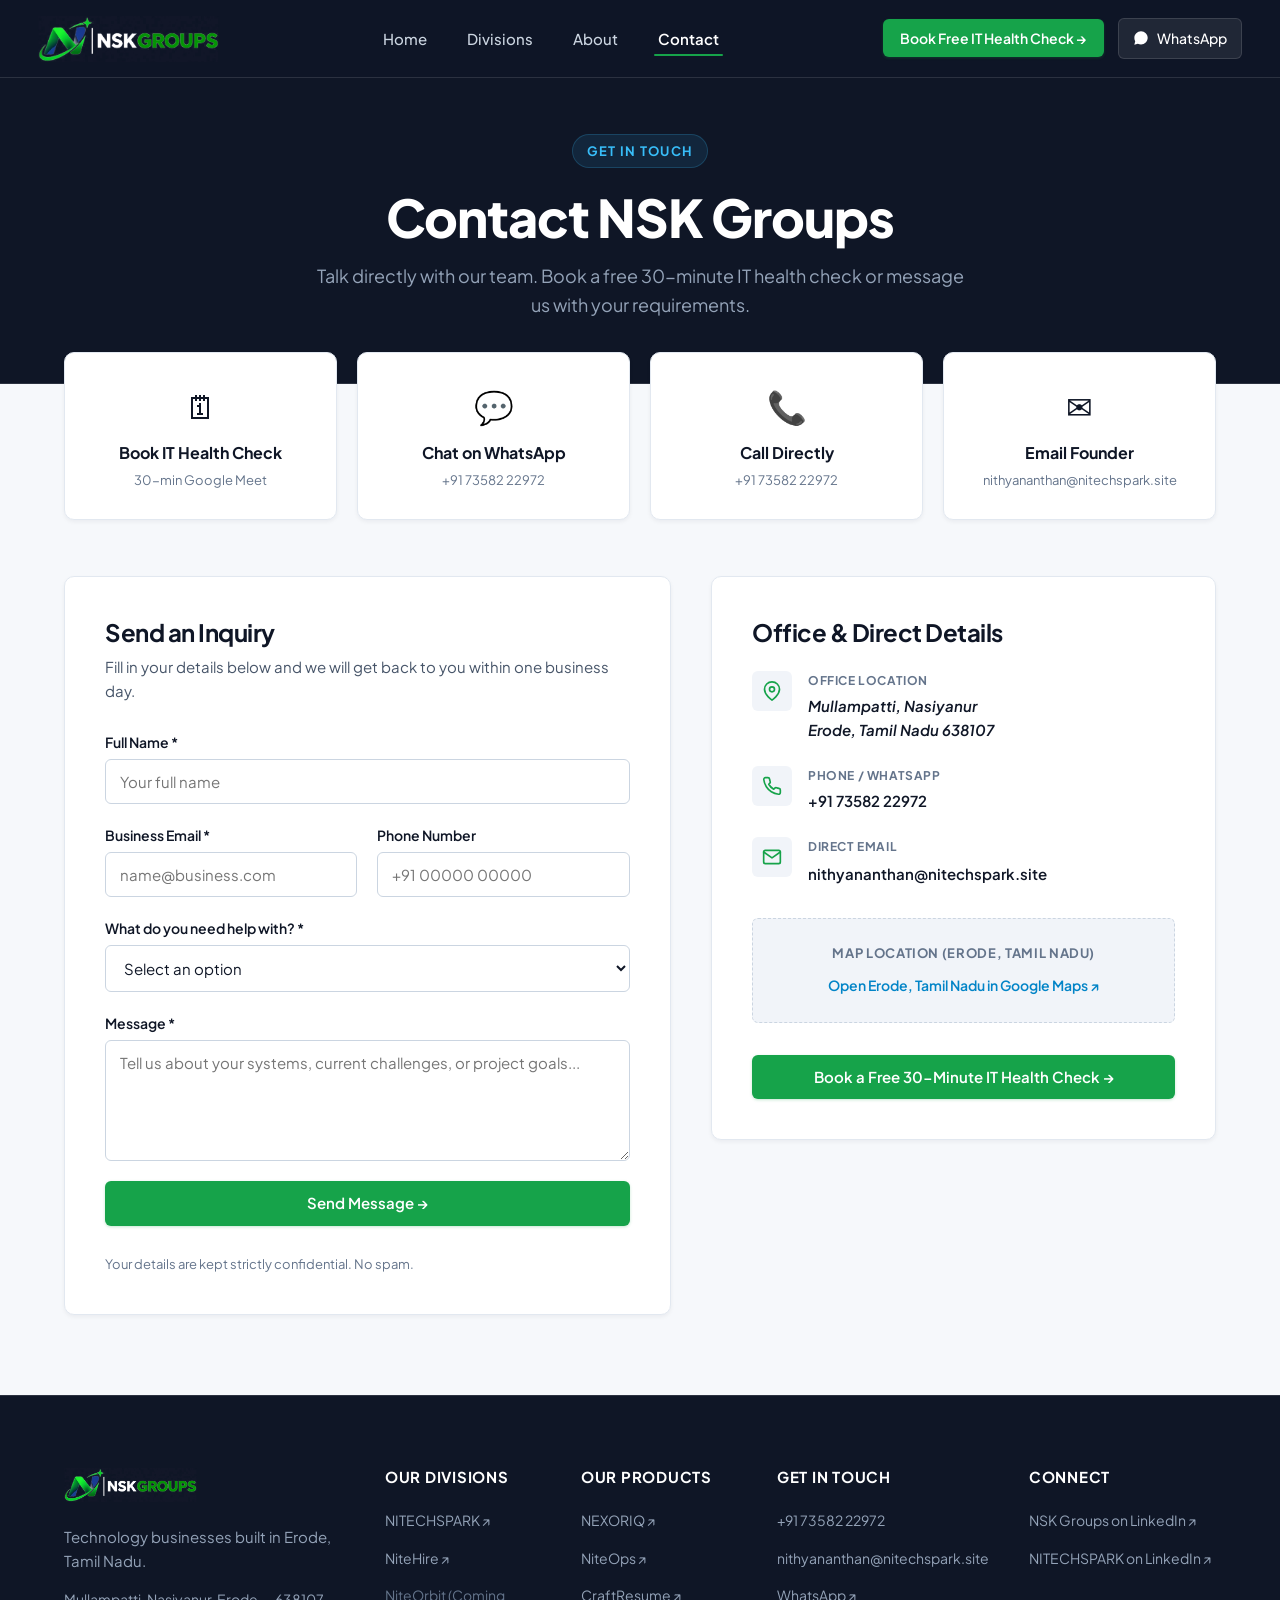
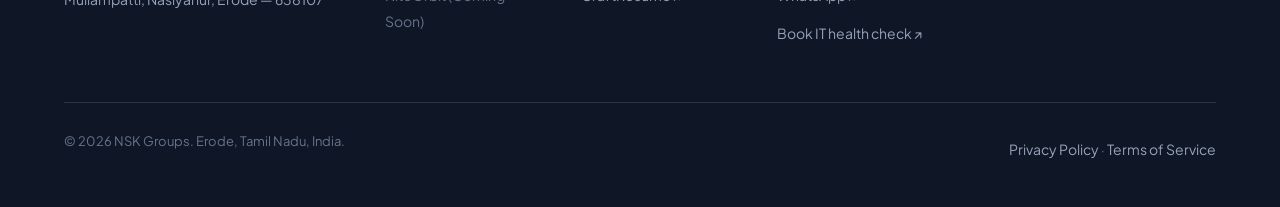
<file: contact.html>
<!DOCTYPE html>
<html lang="en" prefix="og: https://ogp.me/ns#">
<head>
  <meta charset="UTF-8">
  <meta name="viewport" content="width=device-width, initial-scale=1.0, maximum-scale=5.0">
  
  <title>Contact NSK Groups | IT Support Erode | Book a Free IT Health Check</title>
  <meta name="title" content="Contact NSK Groups | IT Support Erode | Book a Free IT Health Check">
  <meta name="description" content="Contact NSK Groups in Erode, Tamil Nadu. Book a free 30-minute IT health check, chat on WhatsApp, or send us an inquiry for your business IT needs.">
  <meta name="keywords" content="Contact NSK Groups, IT support Erode, Erode IT company, book IT health check, NITECHSPARK contact, Tamil Nadu IT support">
  <meta name="author" content="Nithyananthan Nagarajan">
  <meta name="robots" content="index, follow, max-snippet:-1, max-image-preview:large, max-video-preview:-1">
  <link rel="canonical" href="https://nskgroups.website/contact.html">

  <!-- Local SEO -->
  <meta name="geo.region" content="IN-TN">
  <meta name="geo.placename" content="Erode, Tamil Nadu, India">
  <meta name="geo.position" content="11.3410;77.7172">
  <meta name="ICBM" content="11.3410, 77.7172">

  <!-- Open Graph -->
  <meta property="og:type" content="website">
  <meta property="og:url" content="https://nskgroups.website/contact.html">
  <meta property="og:site_name" content="NSK Groups">
  <meta property="og:title" content="Contact NSK Groups | IT Support Erode | Book a Free IT Health Check">
  <meta property="og:description" content="Reach NSK Groups in Erode, Tamil Nadu. Book a free 30-minute IT health check or message us directly.">
  <meta property="og:image" content="https://nskgroups.website/assets/nsk_logo.svg">
  <meta property="og:image:alt" content="NSK Groups Logo">
  <meta property="og:locale" content="en_IN">

  <!-- Twitter / X -->
  <meta name="twitter:card" content="summary_large_image">
  <meta name="twitter:url" content="https://nskgroups.website/contact.html">
  <meta name="twitter:title" content="Contact NSK Groups | IT Support Erode">
  <meta name="twitter:description" content="Book a free 30-minute IT health check or contact NSK Groups in Erode, Tamil Nadu.">
  <meta name="twitter:image" content="https://nskgroups.website/assets/nsk_logo.svg">

  <meta name="theme-color" content="#0F1626">
  <link rel="icon" type="image/svg+xml" href="assets/favicon.svg">
  <link rel="apple-touch-icon" href="assets/company_logo.png">
  <link rel="manifest" href="manifest.json">

  <!-- Fonts & CSS -->
  <link rel="preconnect" href="https://fonts.googleapis.com">
  <link rel="preconnect" href="https://fonts.gstatic.com" crossorigin>
  <link href="https://fonts.googleapis.com/css2?family=Plus+Jakarta+Sans:wght@400;500;600;700;800&display=swap" rel="stylesheet">
  <link rel="stylesheet" href="index.css">

  <!-- JSON-LD LocalBusiness & Organization -->
  <script type="application/ld+json">
  {
    "@context": "https://schema.org",
    "@graph": [
      {
        "@type": "Organization",
        "@id": "https://nskgroups.website/#organization",
        "name": "NSK Groups",
        "url": "https://nskgroups.website",
        "logo": "https://nskgroups.website/assets/nsk_logo.svg",
        "sameAs": ["https://www.linkedin.com/company/nskgroups"],
        "contactPoint": {
          "@type": "ContactPoint",
          "telephone": "+91-73582-22972",
          "contactType": "customer support",
          "email": "nithyananthan@nitechspark.site",
          "availableLanguage": ["English", "Tamil"]
        }
      },
      {
        "@type": "LocalBusiness",
        "@id": "https://nskgroups.website/#localbusiness",
        "name": "NSK Groups — IT Support Erode",
        "description": "IT support, backup, security, and software for businesses in Erode and Tamil Nadu.",
        "url": "https://nskgroups.website",
        "telephone": "+91-73582-22972",
        "email": "nithyananthan@nitechspark.site",
        "address": {
          "@type": "PostalAddress",
          "streetAddress": "Mullampatti, Nasiyanur",
          "addressLocality": "Erode",
          "addressRegion": "Tamil Nadu",
          "postalCode": "638107",
          "addressCountry": "IN"
        },
        "geo": {
          "@type": "GeoCoordinates",
          "latitude": "11.3410",
          "longitude": "77.7172"
        },
        "openingHours": "Mo-Fr 09:00-18:00",
        "priceRange": "Contact for pricing",
        "areaServed": "Erode, Tamil Nadu, India"
      }
    ]
  }
  </script>
</head>
<body>

  <!-- Navigation -->
  <header>
    <nav id="navbar" class="nav-bar" aria-label="Main navigation">
      <div class="nav-container">
        <a href="index.html" class="nav-logo" aria-label="NSK Groups Home">
          <img src="assets/nsk_logo.svg" alt="NSK Groups" class="logo-svg" width="180" height="46" loading="eager">
        </a>

        <ul class="nav-menu" id="nav-desktop-menu" role="list">
          <li><a href="index.html" class="nav-link">Home</a></li>
          <li><a href="divisions.html" class="nav-link">Divisions</a></li>
          <li><a href="about.html" class="nav-link">About</a></li>
          <li><a href="contact.html" class="nav-link active" aria-current="page">Contact</a></li>
        </ul>

        <div class="nav-cta-wrapper">
          <a href="https://calendar.app.google/9HsNzYhbRBRwCBbG6" target="_blank" rel="noopener noreferrer" class="btn btn-sm btn-crystal nav-cta-btn">Book Free IT Health Check →</a>
          <a href="https://wa.me/917358222972" target="_blank" rel="noopener noreferrer" class="btn-whatsapp-nav" aria-label="Chat on WhatsApp">
            <svg viewBox="0 0 24 24" width="16" height="16" fill="currentColor" aria-hidden="true">
              <path d="M17.472 14.382c-.301-.15-1.782-.879-2.058-.98-.276-.1-.476-.15-.677.15-.2.301-.777.98-.952 1.18-.175.2-.351.226-.652.075-.301-.15-1.27-.468-2.42-1.493-.895-.798-1.5-1.784-1.675-2.085-.176-.301-.019-.464.132-.614.136-.135.301-.351.451-.527.15-.175.2-.301.3-.501.1-.2.05-.376-.025-.526-.075-.15-.677-1.63-.927-2.233-.244-.588-.492-.508-.677-.518-.175-.008-.376-.01-.576-.01-.201 0-.527.075-.802.376-.276.301-1.053 1.028-1.053 2.508 0 1.479 1.078 2.909 1.229 3.109.15.2 2.122 3.24 5.14 4.542.718.31 1.278.496 1.716.635.722.23 1.378.197 1.9.12.58-.088 1.782-.728 2.032-1.431.251-.703.251-1.306.176-1.431-.075-.125-.276-.201-.577-.351zM12.04 2c-5.52 0-10 4.48-10 10 0 1.76.46 3.42 1.26 4.87L2 22l5.3-1.39c1.4.75 2.98 1.17 4.74 1.17 5.52 0 10-4.48 10-10s-4.48-10-10-10z"/>
            </svg>
            <span>WhatsApp</span>
          </a>

          <button class="hamburger-btn" id="mobile-menu-toggle" aria-label="Toggle Navigation Menu" aria-expanded="false" aria-controls="mobile-menu-overlay">
            <span class="hamburger-line"></span>
            <span class="hamburger-line"></span>
            <span class="hamburger-line"></span>
          </button>
        </div>
      </div>
    </nav>
  </header>

  <!-- Mobile Overlay -->
  <div class="mobile-overlay" id="mobile-menu-overlay" role="dialog" aria-modal="true" aria-label="Navigation menu">
    <button class="mobile-close-btn" id="mobile-menu-close" aria-label="Close Navigation Menu">&times;</button>
    <ul class="mobile-menu-links" role="list">
      <li><a href="index.html" class="mobile-nav-link">Home</a></li>
      <li><a href="divisions.html" class="mobile-nav-link">Divisions</a></li>
      <li><a href="about.html" class="mobile-nav-link">About</a></li>
      <li><a href="contact.html" class="mobile-nav-link active">Contact</a></li>
      <li class="mob-cta-li">
        <a href="https://calendar.app.google/9HsNzYhbRBRwCBbG6" target="_blank" rel="noopener noreferrer" class="btn btn-crystal btn-md">
          🗓 Book Free IT Health Check →
        </a>
        <a href="https://wa.me/917358222972" target="_blank" rel="noopener noreferrer" class="btn btn-whatsapp-mob">
          💬 Chat on WhatsApp
        </a>
      </li>
    </ul>
  </div>

  <main id="main-content">
    <!-- Subpage Hero -->
    <section class="subpage-hero" aria-labelledby="contact-heading">
      <div class="section-container">
        <div class="hero-label">GET IN TOUCH</div>
        <h1 id="contact-heading">Contact NSK Groups</h1>
        <p>Talk directly with our team. Book a free 30-minute IT health check or message us with your requirements.</p>
      </div>
    </section>

    <!-- Quick Action Cards -->
    <section class="section-padding" style="padding-top: 0;" aria-label="Quick contact channels">
      <div class="section-container">
        <div class="contact-quick-row reveal-on-scroll">
          <a href="https://calendar.app.google/9HsNzYhbRBRwCBbG6" target="_blank" rel="noopener noreferrer" class="contact-quick-card">
            <span class="cqc-icon">🗓</span>
            <span class="cqc-label">Book IT Health Check</span>
            <span class="cqc-sub">30-min Google Meet</span>
          </a>
          <a href="https://wa.me/917358222972" target="_blank" rel="noopener noreferrer" class="contact-quick-card">
            <span class="cqc-icon">💬</span>
            <span class="cqc-label">Chat on WhatsApp</span>
            <span class="cqc-sub">+91 73582 22972</span>
          </a>
          <a href="tel:+917358222972" class="contact-quick-card">
            <span class="cqc-icon">📞</span>
            <span class="cqc-label">Call Directly</span>
            <span class="cqc-sub">+91 73582 22972</span>
          </a>
          <a href="mailto:nithyananthan@nitechspark.site" class="contact-quick-card">
            <span class="cqc-icon">✉️</span>
            <span class="cqc-label">Email Founder</span>
            <span class="cqc-sub">nithyananthan@nitechspark.site</span>
          </a>
        </div>

        <!-- Contact Grid: Form + Details -->
        <div class="contact-grid" style="margin-top: 3.5rem;">

          <!-- Contact Form Card -->
          <div class="contact-form-card reveal-on-scroll">
            <h2 style="font-size: 1.5rem; color: var(--text-dark); margin-bottom: 0.5rem;">
              Send an Inquiry
            </h2>
            <p style="font-size: 0.9375rem; color: var(--text-secondary); margin-bottom: 1.75rem;">
              Fill in your details below and we will get back to you within one business day.
            </p>

            <!-- Form: powered by FormSubmit for direct delivery to nithyananthan@nitechspark.site -->
            <form id="nsk-contact-form" class="contact-form" method="POST" action="https://formsubmit.co/nithyananthan@nitechspark.site" novalidate>
              
              <!-- FormSubmit configuration fields -->
              <input type="hidden" name="_subject" value="New Business Inquiry — NSK Groups Website">
              <input type="hidden" name="_template" value="table">
              <input type="hidden" name="_captcha" value="false">
              
              <!-- Honeypot anti-spam field (hidden from humans) -->
              <input type="text" name="_gotcha" style="display:none" tabindex="-1" autocomplete="off" aria-hidden="true">

              <div class="form-row">
                <div class="form-group">
                  <label for="form-name">Full Name *</label>
                  <input type="text" id="form-name" name="name" required minlength="2" maxlength="100" placeholder="Your full name" autocomplete="name">
                  <span class="field-error" id="err-name" style="display:none; color: #DC2626; font-size: 0.8125rem; margin-top: 0.25rem;">Please enter your name.</span>
                </div>
              </div>

              <div class="form-row split-row">
                <div class="form-group">
                  <label for="form-email">Business Email *</label>
                  <input type="email" id="form-email" name="email" required placeholder="name@business.com" autocomplete="email">
                  <span class="field-error" id="err-email" style="display:none; color: #DC2626; font-size: 0.8125rem; margin-top: 0.25rem;">Please enter a valid email address.</span>
                </div>
                <div class="form-group">
                  <label for="form-phone">Phone Number</label>
                  <input type="tel" id="form-phone" name="phone" placeholder="+91 00000 00000" autocomplete="tel">
                </div>
              </div>

              <div class="form-row">
                <div class="form-group">
                  <label for="form-subject">What do you need help with? *</label>
                  <select id="form-subject" name="subject" required>
                    <option value="" disabled selected>Select an option</option>
                    <option value="it_support">IT Support &amp; Maintenance (NITECHSPARK)</option>
                    <option value="it_security">Backup, Recovery &amp; Security</option>
                    <option value="software">Custom Software &amp; Automation</option>
                    <option value="hiring">AI Hiring Platform (NiteHire)</option>
                    <option value="nexoriq">NEXORIQ — Infrastructure Assessment</option>
                    <option value="general">General Business Inquiry</option>
                  </select>
                  <span class="field-error" id="err-subject" style="display:none; color: #DC2626; font-size: 0.8125rem; margin-top: 0.25rem;">Please select an option.</span>
                </div>
              </div>

              <div class="form-row">
                <div class="form-group">
                  <label for="form-message">Message *</label>
                  <textarea id="form-message" name="message" rows="5" required minlength="10" maxlength="2000" placeholder="Tell us about your systems, current challenges, or project goals..."></textarea>
                  <span class="field-error" id="err-message" style="display:none; color: #DC2626; font-size: 0.8125rem; margin-top: 0.25rem;">Please enter a message (at least 10 characters).</span>
                </div>
              </div>

              <div class="form-alert alert-success" id="form-success-msg" style="display: none; background: #DCFCE7; border: 1px solid #86EFAC; color: #166534; padding: 0.875rem 1rem; border-radius: var(--radius-sm); font-size: 0.9375rem; font-weight: 500;">
                ✓ Message received. We will respond within one business day.
              </div>
              <div class="form-alert alert-error" id="form-error-msg" style="display: none; background: #FEE2E2; border: 1px solid #FCA5A5; color: #991B1B; padding: 0.875rem 1rem; border-radius: var(--radius-sm); font-size: 0.9375rem;">
                Please correct the highlighted fields and try again.
              </div>

              <button type="submit" class="btn btn-hero-primary btn-full-width" id="form-submit-button">
                Send Message →
              </button>
              <p class="form-note">Your details are kept strictly confidential. No spam.</p>
            </form>
          </div>

          <!-- Contact Details Card -->
          <div class="contact-details-card reveal-on-scroll">
            <h2 style="font-size: 1.5rem; color: var(--text-dark); margin-bottom: 1.5rem;">
              Office &amp; Direct Details
            </h2>

            <div class="contact-info-list">
              <div class="info-item">
                <div class="info-icon">
                  <svg viewBox="0 0 24 24" fill="none" stroke="currentColor" stroke-width="2" stroke-linecap="round" stroke-linejoin="round">
                    <path d="M21 10c0 7-9 13-9 13s-9-6-9-13a9 9 0 0 1 18 0z"/>
                    <circle cx="12" cy="10" r="3"/>
                  </svg>
                </div>
                <div class="info-text">
                  <span class="info-label">OFFICE LOCATION</span>
                  <address class="info-value">Mullampatti, Nasiyanur<br>Erode, Tamil Nadu 638107</address>
                </div>
              </div>

              <div class="info-item">
                <div class="info-icon">
                  <svg viewBox="0 0 24 24" fill="none" stroke="currentColor" stroke-width="2" stroke-linecap="round" stroke-linejoin="round">
                    <path d="M22 16.92v3a2 2 0 0 1-2.18 2 19.79 19.79 0 0 1-8.63-3.07 19.5 19.5 0 0 1-6-6 19.79 19.79 0 0 1-3.07-8.67A2 2 0 0 1 4.11 2h3a2 2 0 0 1 2 1.72 12.84 12.84 0 0 0 .7 2.81 2 2 0 0 1-.45 2.11L8.09 9.91a16 16 0 0 0 6 6l1.27-1.27a2 2 0 0 1 2.11-.45 12.84 12.84 0 0 0 2.81.7A2 2 0 0 1 22 16.92z"/>
                  </svg>
                </div>
                <div class="info-text">
                  <span class="info-label">PHONE / WHATSAPP</span>
                  <div class="info-value">
                    <a href="tel:+917358222972" style="color: inherit; text-decoration: none;">+91 73582 22972</a>
                  </div>
                </div>
              </div>

              <div class="info-item">
                <div class="info-icon">
                  <svg viewBox="0 0 24 24" fill="none" stroke="currentColor" stroke-width="2" stroke-linecap="round" stroke-linejoin="round">
                    <path d="M4 4h16c1.1 0 2 .9 2 2v12c0 1.1-.9 2-2 2H4c-1.1 0-2-.9-2-2V6c0-1.1.9-2 2-2z"/>
                    <path d="M22 6l-10 7L2 6"/>
                  </svg>
                </div>
                <div class="info-text">
                  <span class="info-label">DIRECT EMAIL</span>
                  <a href="mailto:nithyananthan@nitechspark.site" class="info-value">nithyananthan@nitechspark.site</a>
                </div>
              </div>
            </div>

            <!-- Map Placeholder / Embed -->
            <div style="margin-top: 2rem; padding: 1.5rem; border: 1px dashed var(--border-strong); border-radius: var(--radius-sm); background: var(--bg-subtle); text-align: center;">
              <span style="font-size: 0.8125rem; font-weight: 700; color: var(--text-muted); text-transform: uppercase; letter-spacing: 0.05em; display: block; margin-bottom: 0.5rem;">
                MAP LOCATION (ERODE, TAMIL NADU)
              </span>
              <!-- [ADD GOOGLE MAPS EMBED URL] -->
              <a href="https://maps.google.com/?q=Erode,+Tamil+Nadu,+India" target="_blank" rel="noopener noreferrer" class="card-link" style="font-size: 0.875rem;">
                Open Erode, Tamil Nadu in Google Maps ↗
              </a>
            </div>

            <div style="margin-top: 2rem;">
              <a href="https://calendar.app.google/9HsNzYhbRBRwCBbG6" target="_blank" rel="noopener noreferrer" class="btn btn-hero-primary btn-full-width">
                Book a Free 30-Minute IT Health Check →
              </a>
            </div>
          </div>

        </div>
      </div>
    </section>
  </main>

  <!-- Sticky Mobile Bar -->
  <div class="mobile-floating-dock" id="mobile-quick-dock" aria-label="Quick actions">
    <a href="https://calendar.app.google/9HsNzYhbRBRwCBbG6" target="_blank" rel="noopener noreferrer" class="dock-btn dock-calendly">
      <span>🗓 Book IT Health Check</span>
    </a>
    <a href="https://wa.me/917358222972" target="_blank" rel="noopener noreferrer" class="dock-btn dock-whatsapp">
      <span>💬 WhatsApp</span>
    </a>
  </div>

  <!-- Footer -->
  <footer class="site-footer">
    <div class="footer-container">
      <div class="footer-grid">
        <div class="footer-col brand-col">
          <a href="index.html" class="footer-logo" aria-label="NSK Groups home">
            <img src="assets/nsk_logo.svg" alt="NSK Groups" class="logo-svg footer-logo-svg" width="135" height="34" loading="lazy">
          </a>
          <p class="footer-tagline">Technology businesses built in Erode, Tamil Nadu.</p>
          <address>Mullampatti, Nasiyanur, Erode — 638107</address>
        </div>

        <div class="footer-col">
          <h4 class="footer-title">Our Divisions</h4>
          <ul class="footer-links" role="list">
            <li><a href="https://nitechspark.site" target="_blank" rel="noopener noreferrer" class="footer-link">NITECHSPARK ↗</a></li>
            <li><a href="https://nitehire.site" target="_blank" rel="noopener noreferrer" class="footer-link">NiteHire ↗</a></li>
            <li><span class="footer-link footer-link-muted">NiteOrbit (Coming Soon)</span></li>
          </ul>
        </div>

        <div class="footer-col">
          <h4 class="footer-title">Our Products</h4>
          <ul class="footer-links" role="list">
            <li><a href="https://nexoriq.nitechspark.site" target="_blank" rel="noopener noreferrer" class="footer-link">NEXORIQ ↗</a></li>
            <li><a href="https://niteops.nitechspark.site" target="_blank" rel="noopener noreferrer" class="footer-link">NiteOps ↗</a></li>
            <li><a href="https://craftresume.nitehire.site" target="_blank" rel="noopener noreferrer" class="footer-link">CraftResume ↗</a></li>
          </ul>
        </div>

        <div class="footer-col">
          <h4 class="footer-title">Get in touch</h4>
          <ul class="footer-contact-list" role="list">
            <li class="footer-contact-item"><a href="tel:+917358222972" class="footer-link">+91 73582 22972</a></li>
            <li class="footer-contact-item"><a href="mailto:nithyananthan@nitechspark.site" class="footer-link">nithyananthan@nitechspark.site</a></li>
            <li class="footer-contact-item"><a href="https://wa.me/917358222972" target="_blank" rel="noopener noreferrer" class="footer-link">WhatsApp ↗</a></li>
            <li class="footer-contact-item"><a href="https://calendar.app.google/9HsNzYhbRBRwCBbG6" target="_blank" rel="noopener noreferrer" class="footer-link">Book IT health check ↗</a></li>
          </ul>
        </div>

        <div class="footer-col">
          <h4 class="footer-title">Connect</h4>
          <ul class="footer-links" role="list">
            <li><a href="https://www.linkedin.com/company/nskgroups" target="_blank" rel="noopener noreferrer" class="footer-link">NSK Groups on LinkedIn ↗</a></li>
            <li><a href="https://www.linkedin.com/company/nitechsparktech" target="_blank" rel="noopener noreferrer" class="footer-link">NITECHSPARK on LinkedIn ↗</a></li>
          </ul>
        </div>
      </div>

      <div class="footer-divider"></div>

      <div class="footer-bottom">
        <p>&copy; 2026 NSK Groups. Erode, Tamil Nadu, India.</p>
        <p class="footer-sub-bottom">
          <a href="privacy.html" class="footer-link">Privacy Policy</a> ·
          <a href="terms.html" class="footer-link">Terms of Service</a>
        </p>
      </div>
    </div>
  </footer>

  <script src="index.js"></script>
</body>
</html>
</file>
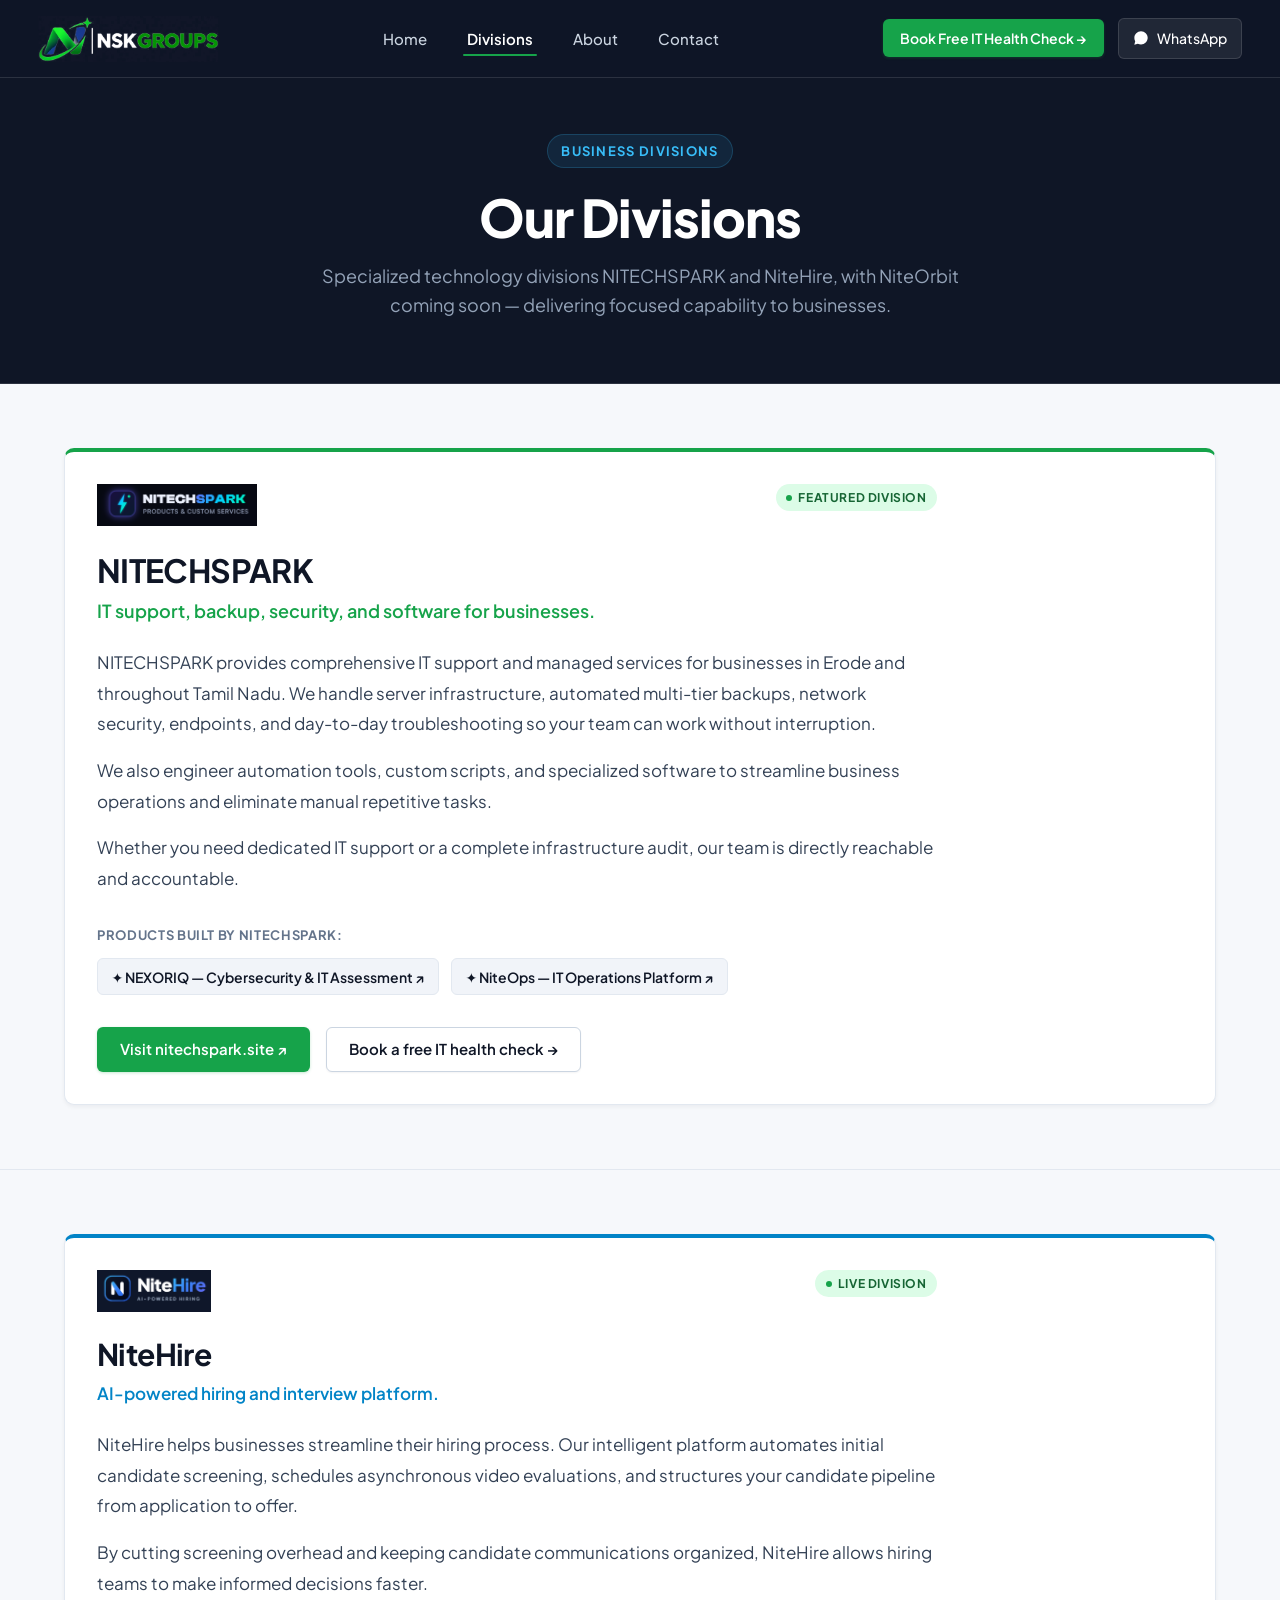
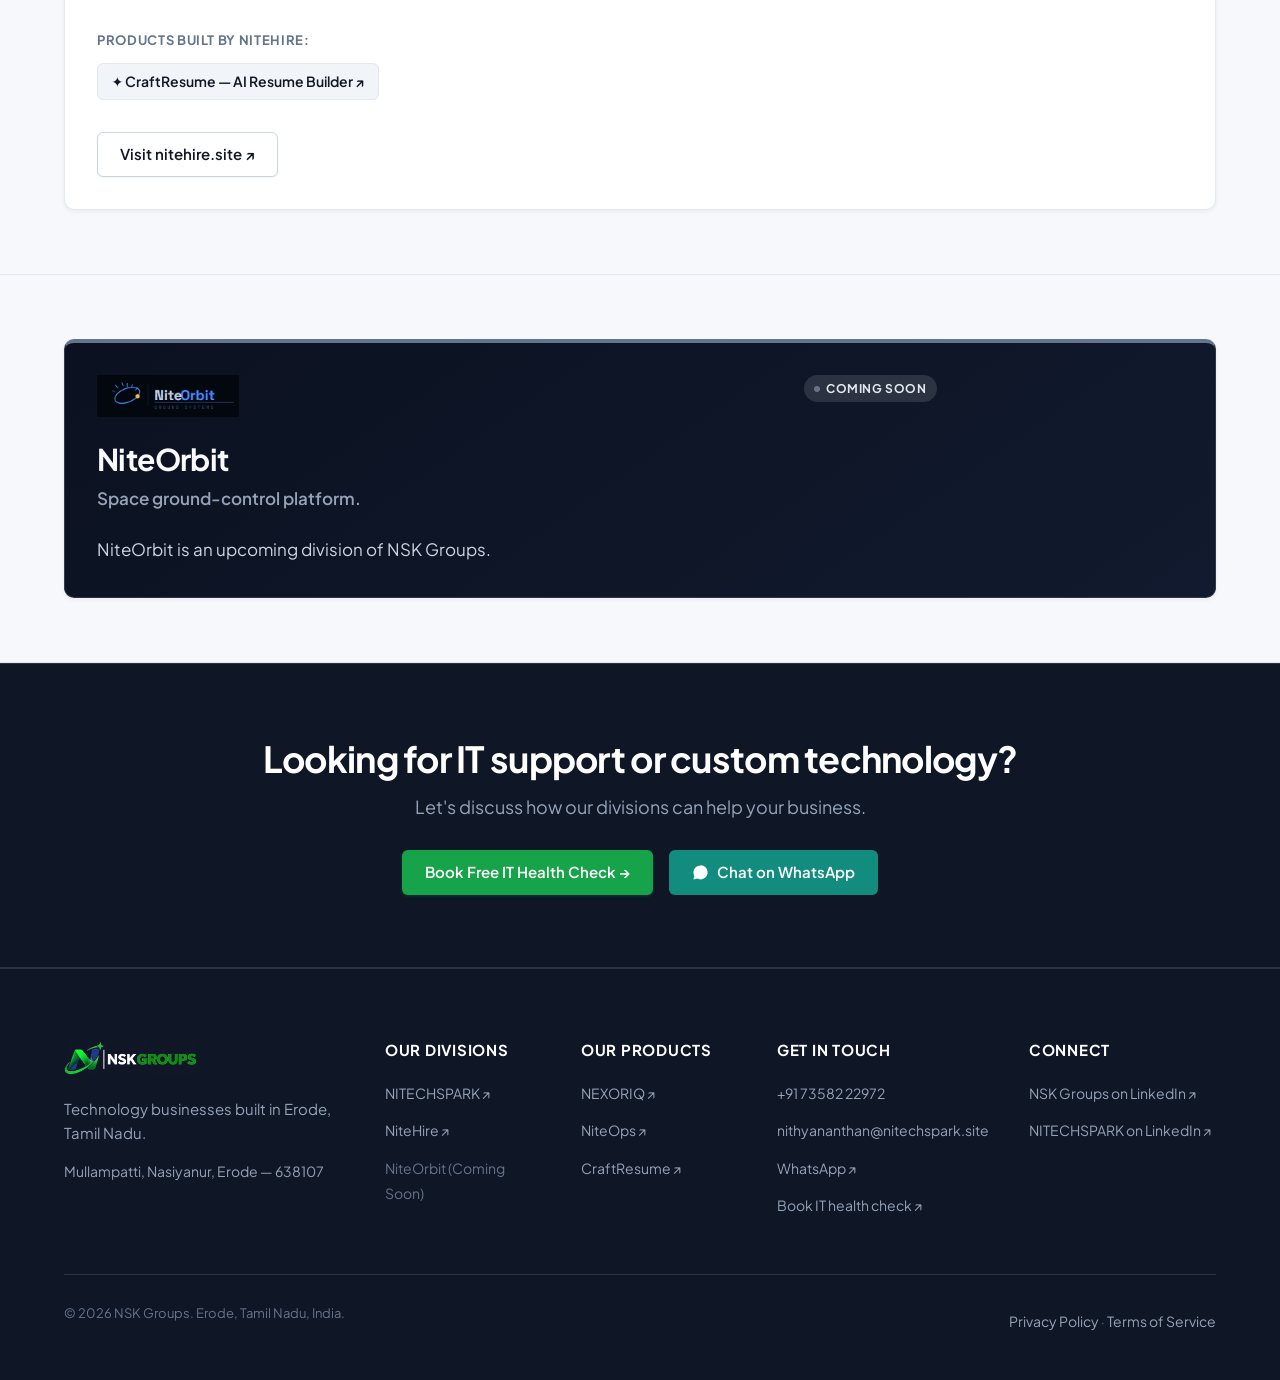
<file: divisions.html>
<!DOCTYPE html>
<html lang="en" prefix="og: https://ogp.me/ns#">
<head>
  <meta charset="UTF-8">
  <meta name="viewport" content="width=device-width, initial-scale=1.0, maximum-scale=5.0">
  
  <title>Our Divisions | NITECHSPARK, NiteHire, NiteOrbit — NSK Groups</title>
  <meta name="title" content="Our Divisions | NITECHSPARK, NiteHire, NiteOrbit — NSK Groups">
  <meta name="description" content="Explore NSK Groups divisions NITECHSPARK and NiteHire, with NiteOrbit coming soon. Based in Erode, Tamil Nadu.">
  <meta name="keywords" content="NITECHSPARK, NiteHire, NiteOrbit, NSK Groups divisions, IT support Erode, AI hiring platform, NEXORIQ, NiteOps, CraftResume">
  <meta name="author" content="Nithyananthan Nagarajan">
  <meta name="robots" content="index, follow, max-snippet:-1, max-image-preview:large, max-video-preview:-1">
  <link rel="canonical" href="https://nskgroups.website/divisions.html">

  <!-- Local SEO -->
  <meta name="geo.region" content="IN-TN">
  <meta name="geo.placename" content="Erode, Tamil Nadu, India">
  <meta name="geo.position" content="11.3410;77.7172">
  <meta name="ICBM" content="11.3410, 77.7172">

  <!-- Open Graph -->
  <meta property="og:type" content="website">
  <meta property="og:url" content="https://nskgroups.website/divisions.html">
  <meta property="og:site_name" content="NSK Groups">
  <meta property="og:title" content="Our Divisions | NITECHSPARK, NiteHire, NiteOrbit — NSK Groups">
  <meta property="og:description" content="Explore NSK Groups divisions NITECHSPARK and NiteHire, with NiteOrbit coming soon. Based in Erode, Tamil Nadu.">
  <meta property="og:image" content="https://nskgroups.website/assets/nsk_logo.svg">
  <meta property="og:image:alt" content="NSK Groups Logo">
  <meta property="og:locale" content="en_IN">

  <!-- Twitter / X -->
  <meta name="twitter:card" content="summary_large_image">
  <meta name="twitter:url" content="https://nskgroups.website/divisions.html">
  <meta name="twitter:title" content="Our Divisions | NITECHSPARK, NiteHire, NiteOrbit — NSK Groups">
  <meta name="twitter:description" content="NSK Groups divisions NITECHSPARK and NiteHire, with NiteOrbit coming soon.">
  <meta name="twitter:image" content="https://nskgroups.website/assets/nsk_logo.svg">

  <meta name="theme-color" content="#0F1626">
  <link rel="icon" type="image/svg+xml" href="assets/favicon.svg">
  <link rel="apple-touch-icon" href="assets/company_logo.png">
  <link rel="manifest" href="manifest.json">

  <!-- Fonts & CSS -->
  <link rel="preconnect" href="https://fonts.googleapis.com">
  <link rel="preconnect" href="https://fonts.gstatic.com" crossorigin>
  <link href="https://fonts.googleapis.com/css2?family=Plus+Jakarta+Sans:wght@400;500;600;700;800&display=swap" rel="stylesheet">
  <link rel="stylesheet" href="index.css">

  <!-- Schema.org -->
  <script type="application/ld+json">
  {
    "@context": "https://schema.org",
    "@type": "Organization",
    "@id": "https://nskgroups.website/#organization",
    "name": "NSK Groups",
    "url": "https://nskgroups.website",
    "subOrganization": [
      {
        "@type": "Organization",
        "name": "NITECHSPARK",
        "url": "https://nitechspark.site",
        "description": "IT support, backup, security, and software for businesses."
      },
      {
        "@type": "Organization",
        "name": "NiteHire",
        "url": "https://nitehire.site",
        "description": "AI-powered hiring and interview platform."
      },
      {
        "@type": "Organization",
        "name": "NiteOrbit",
        "description": "Upcoming division under NSK Groups."
      }
    ]
  }
  </script>
</head>
<body>

  <!-- Navigation -->
  <header>
    <nav id="navbar" class="nav-bar" aria-label="Main navigation">
      <div class="nav-container">
        <a href="index.html" class="nav-logo" aria-label="NSK Groups Home">
          <img src="assets/nsk_logo.svg" alt="NSK Groups" class="logo-svg" width="180" height="46" loading="eager">
        </a>

        <ul class="nav-menu" id="nav-desktop-menu" role="list">
          <li><a href="index.html" class="nav-link">Home</a></li>
          <li><a href="divisions.html" class="nav-link active" aria-current="page">Divisions</a></li>
          <li><a href="about.html" class="nav-link">About</a></li>
          <li><a href="contact.html" class="nav-link">Contact</a></li>
        </ul>

        <div class="nav-cta-wrapper">
          <a href="https://calendar.app.google/9HsNzYhbRBRwCBbG6" target="_blank" rel="noopener noreferrer" class="btn btn-sm btn-crystal nav-cta-btn">Book Free IT Health Check →</a>
          <a href="https://wa.me/917358222972" target="_blank" rel="noopener noreferrer" class="btn-whatsapp-nav" aria-label="Chat on WhatsApp">
            <svg viewBox="0 0 24 24" width="16" height="16" fill="currentColor" aria-hidden="true">
              <path d="M17.472 14.382c-.301-.15-1.782-.879-2.058-.98-.276-.1-.476-.15-.677.15-.2.301-.777.98-.952 1.18-.175.2-.351.226-.652.075-.301-.15-1.27-.468-2.42-1.493-.895-.798-1.5-1.784-1.675-2.085-.176-.301-.019-.464.132-.614.136-.135.301-.351.451-.527.15-.175.2-.301.3-.501.1-.2.05-.376-.025-.526-.075-.15-.677-1.63-.927-2.233-.244-.588-.492-.508-.677-.518-.175-.008-.376-.01-.576-.01-.201 0-.527.075-.802.376-.276.301-1.053 1.028-1.053 2.508 0 1.479 1.078 2.909 1.229 3.109.15.2 2.122 3.24 5.14 4.542.718.31 1.278.496 1.716.635.722.23 1.378.197 1.9.12.58-.088 1.782-.728 2.032-1.431.251-.703.251-1.306.176-1.431-.075-.125-.276-.201-.577-.351zM12.04 2c-5.52 0-10 4.48-10 10 0 1.76.46 3.42 1.26 4.87L2 22l5.3-1.39c1.4.75 2.98 1.17 4.74 1.17 5.52 0 10-4.48 10-10s-4.48-10-10-10z"/>
            </svg>
            <span>WhatsApp</span>
          </a>

          <button class="hamburger-btn" id="mobile-menu-toggle" aria-label="Toggle Navigation Menu" aria-expanded="false" aria-controls="mobile-menu-overlay">
            <span class="hamburger-line"></span>
            <span class="hamburger-line"></span>
            <span class="hamburger-line"></span>
          </button>
        </div>
      </div>
    </nav>
  </header>

  <!-- Mobile Overlay -->
  <div class="mobile-overlay" id="mobile-menu-overlay" role="dialog" aria-modal="true" aria-label="Navigation menu">
    <button class="mobile-close-btn" id="mobile-menu-close" aria-label="Close Navigation Menu">&times;</button>
    <ul class="mobile-menu-links" role="list">
      <li><a href="index.html" class="mobile-nav-link">Home</a></li>
      <li><a href="divisions.html" class="mobile-nav-link active">Divisions</a></li>
      <li><a href="about.html" class="mobile-nav-link">About</a></li>
      <li><a href="contact.html" class="mobile-nav-link">Contact</a></li>
      <li class="mob-cta-li">
        <a href="https://calendar.app.google/9HsNzYhbRBRwCBbG6" target="_blank" rel="noopener noreferrer" class="btn btn-crystal btn-md">
          🗓 Book Free IT Health Check →
        </a>
        <a href="https://wa.me/917358222972" target="_blank" rel="noopener noreferrer" class="btn btn-whatsapp-mob">
          💬 Chat on WhatsApp
        </a>
      </li>
    </ul>
  </div>

  <main id="main-content">
    <!-- Subpage Hero -->
    <section class="subpage-hero" aria-labelledby="divisions-page-heading">
      <div class="section-container">
        <div class="hero-label">BUSINESS DIVISIONS</div>
        <h1 id="divisions-page-heading">Our Divisions</h1>
        <p>Specialized technology divisions NITECHSPARK and NiteHire, with NiteOrbit coming soon — delivering focused capability to businesses.</p>
      </div>
    </section>

    <!-- Division 1: NITECHSPARK (Featured) -->
    <section class="division-detail-section" id="nitechspark" aria-labelledby="nitechspark-heading">
      <div class="section-container">
        <div class="interactive-card venture-card-featured reveal-on-scroll">
          <div class="division-detail-inner">
            <div style="display: flex; justify-content: space-between; align-items: flex-start; flex-wrap: wrap; gap: 1rem; margin-bottom: 1.5rem;">
              <img src="assets/nitechspark_logo.png" alt="NITECHSPARK division logo" class="division-exec-logo" width="180" height="50" loading="lazy">
              <span class="card-badge badge-live"><span class="pulse-dot"></span> FEATURED DIVISION</span>
            </div>

            <h2 id="nitechspark-heading" class="card-title" style="font-size: 2rem; margin-bottom: 0.5rem;">NITECHSPARK</h2>
            <p class="card-tagline" style="font-size: 1.125rem; color: var(--green-primary); margin-bottom: 1.5rem;">
              IT support, backup, security, and software for businesses.
            </p>

            <div style="color: var(--text-body); line-height: 1.8; font-size: 1.0625rem; margin-bottom: 2rem;">
              <p style="margin-bottom: 1rem;">
                NITECHSPARK provides comprehensive IT support and managed services for businesses in Erode and throughout Tamil Nadu. We handle server infrastructure, automated multi-tier backups, network security, endpoints, and day-to-day troubleshooting so your team can work without interruption.
              </p>
              <p style="margin-bottom: 1rem;">
                We also engineer automation tools, custom scripts, and specialized software to streamline business operations and eliminate manual repetitive tasks.
              </p>
              <p>
                <!-- [ADD NITECHSPARK FULLER DESCRIPTION OR SERVICES LIST] -->
                Whether you need dedicated IT support or a complete infrastructure audit, our team is directly reachable and accountable.
              </p>
            </div>

            <!-- Products from NITECHSPARK -->
            <div style="margin-bottom: 2rem;">
              <div style="font-size: 0.8125rem; font-weight: 700; text-transform: uppercase; color: var(--text-muted); letter-spacing: 0.05em; margin-bottom: 0.75rem;">
                Products built by NITECHSPARK:
              </div>
              <div class="division-products-row">
                <a href="https://nexoriq.nitechspark.site" target="_blank" rel="noopener noreferrer" class="division-product-pill">
                  <span>✦ NEXORIQ — Cybersecurity &amp; IT Assessment ↗</span>
                </a>
                <a href="https://niteops.nitechspark.site" target="_blank" rel="noopener noreferrer" class="division-product-pill">
                  <span>✦ NiteOps — IT Operations Platform ↗</span>
                </a>
              </div>
            </div>

            <!-- [ADD CLIENT QUOTE — NITECHSPARK] (hidden until verified client quote is provided) -->

            <!-- CTAs -->
            <div class="division-actions">
              <a href="https://nitechspark.site" target="_blank" rel="noopener noreferrer" class="btn btn-hero-primary">
                Visit nitechspark.site ↗
              </a>
              <a href="https://calendar.app.google/9HsNzYhbRBRwCBbG6" target="_blank" rel="noopener noreferrer" class="btn btn-crystal-outline btn-md">
                Book a free IT health check →
              </a>
            </div>
          </div>
        </div>
      </div>
    </section>

    <!-- Division 2: NiteHire -->
    <section class="division-detail-section" id="nitehire" aria-labelledby="nitehire-heading">
      <div class="section-container">
        <div class="interactive-card venture-card-nitehire reveal-on-scroll">
          <div class="division-detail-inner">
            <div style="display: flex; justify-content: space-between; align-items: flex-start; flex-wrap: wrap; gap: 1rem; margin-bottom: 1.5rem;">
              <img src="assets/nitehire_logo.png" alt="NiteHire division logo" class="division-exec-logo" width="160" height="45" loading="lazy">
              <span class="card-badge badge-live"><span class="pulse-dot"></span> LIVE DIVISION</span>
            </div>

            <h2 id="nitehire-heading" class="card-title" style="font-size: 1.875rem; margin-bottom: 0.5rem;">NiteHire</h2>
            <p class="card-tagline" style="font-size: 1.0625rem; color: var(--cyan-accent); margin-bottom: 1.5rem;">
              AI-powered hiring and interview platform.
            </p>

            <div style="color: var(--text-body); line-height: 1.8; font-size: 1.0625rem; margin-bottom: 2rem;">
              <p style="margin-bottom: 1rem;">
                NiteHire helps businesses streamline their hiring process. Our intelligent platform automates initial candidate screening, schedules asynchronous video evaluations, and structures your candidate pipeline from application to offer.
              </p>
              <p>
                By cutting screening overhead and keeping candidate communications organized, NiteHire allows hiring teams to make informed decisions faster.
              </p>
            </div>

            <!-- Products from NiteHire -->
            <div style="margin-bottom: 2rem;">
              <div style="font-size: 0.8125rem; font-weight: 700; text-transform: uppercase; color: var(--text-muted); letter-spacing: 0.05em; margin-bottom: 0.75rem;">
                Products built by NiteHire:
              </div>
              <div class="division-products-row">
                <a href="https://craftresume.nitehire.site" target="_blank" rel="noopener noreferrer" class="division-product-pill">
                  <span>✦ CraftResume — AI Resume Builder ↗</span>
                </a>
              </div>
            </div>

            <!-- CTAs -->
            <div class="division-actions">
              <a href="https://nitehire.site" target="_blank" rel="noopener noreferrer" class="btn btn-hero-secondary">
                Visit nitehire.site ↗
              </a>
            </div>
          </div>
        </div>
      </div>
    </section>

    <!-- Division 3: NiteOrbit (Coming Soon, Space Look Strictly Contained Here) -->
    <section class="division-detail-section division-coming-soon" id="niteorbit" aria-labelledby="niteorbit-heading">
      <div class="section-container">
        <div class="interactive-card reveal-on-scroll">
          <div class="division-detail-inner">
            <div style="display: flex; justify-content: space-between; align-items: flex-start; flex-wrap: wrap; gap: 1rem; margin-bottom: 1.5rem;">
              <img src="assets/niteorbit_logo.png" alt="NiteOrbit division logo" class="division-exec-logo" width="150" height="40" loading="lazy">
              <span class="card-badge badge-coming-soon"><span class="coming-soon-dot"></span> COMING SOON</span>
            </div>

            <h2 id="niteorbit-heading" class="card-title" style="font-size: 1.875rem; margin-bottom: 0.5rem;">NiteOrbit</h2>
            <p class="card-tagline" style="font-size: 1.0625rem; color: #94A3B8; margin-bottom: 1.5rem;">
              Space ground-control platform.
            </p>

            <div style="color: #CBD5E1; line-height: 1.8; font-size: 1.0625rem;">
              <p>
                NiteOrbit is an upcoming division of NSK Groups.
              </p>
            </div>
          </div>
        </div>
      </div>
    </section>

    <!-- Bottom Contact CTA -->
    <section class="section-padding contact-cta-band" aria-labelledby="div-cta-heading">
      <div class="section-container text-center">
        <h2 id="div-cta-heading">Looking for IT support or custom technology?</h2>
        <p>Let's discuss how our divisions can help your business.</p>
        <div class="hero-actions-row">
          <a href="https://calendar.app.google/9HsNzYhbRBRwCBbG6" target="_blank" rel="noopener noreferrer" class="btn btn-hero-primary">
            Book Free IT Health Check →
          </a>
          <a href="https://wa.me/917358222972" target="_blank" rel="noopener noreferrer" class="btn btn-hero-whatsapp">
            <svg viewBox="0 0 24 24" width="17" height="17" fill="currentColor" aria-hidden="true">
              <path d="M17.472 14.382c-.301-.15-1.782-.879-2.058-.98-.276-.1-.476-.15-.677.15-.2.301-.777.98-.952 1.18-.175.2-.351.226-.652.075-.301-.15-1.27-.468-2.42-1.493-.895-.798-1.5-1.784-1.675-2.085-.176-.301-.019-.464.132-.614.136-.135.301-.351.451-.527.15-.175.2-.301.3-.501.1-.2.05-.376-.025-.526-.075-.15-.677-1.63-.927-2.233-.244-.588-.492-.508-.677-.518-.175-.008-.376-.01-.576-.01-.201 0-.527.075-.802.376-.276.301-1.053 1.028-1.053 2.508 0 1.479 1.078 2.909 1.229 3.109.15.2 2.122 3.24 5.14 4.542.718.31 1.278.496 1.716.635.722.23 1.378.197 1.9.12.58-.088 1.782-.728 2.032-1.431.251-.703.251-1.306.176-1.431-.075-.125-.276-.201-.577-.351zM12.04 2c-5.52 0-10 4.48-10 10 0 1.76.46 3.42 1.26 4.87L2 22l5.3-1.39c1.4.75 2.98 1.17 4.74 1.17 5.52 0 10-4.48 10-10s-4.48-10-10-10z"/>
            </svg>
            Chat on WhatsApp
          </a>
        </div>
      </div>
    </section>
  </main>

  <!-- Sticky Mobile Bar -->
  <div class="mobile-floating-dock" id="mobile-quick-dock" aria-label="Quick actions">
    <a href="https://calendar.app.google/9HsNzYhbRBRwCBbG6" target="_blank" rel="noopener noreferrer" class="dock-btn dock-calendly">
      <span>🗓 Book IT Health Check</span>
    </a>
    <a href="https://wa.me/917358222972" target="_blank" rel="noopener noreferrer" class="dock-btn dock-whatsapp">
      <span>💬 WhatsApp</span>
    </a>
  </div>

  <!-- Footer -->
  <footer class="site-footer">
    <div class="footer-container">
      <div class="footer-grid">
        <div class="footer-col brand-col">
          <a href="index.html" class="footer-logo" aria-label="NSK Groups home">
            <img src="assets/nsk_logo.svg" alt="NSK Groups" class="logo-svg footer-logo-svg" width="135" height="34" loading="lazy">
          </a>
          <p class="footer-tagline">Technology businesses built in Erode, Tamil Nadu.</p>
          <address>Mullampatti, Nasiyanur, Erode — 638107</address>
        </div>

        <div class="footer-col">
          <h4 class="footer-title">Our Divisions</h4>
          <ul class="footer-links" role="list">
            <li><a href="https://nitechspark.site" target="_blank" rel="noopener noreferrer" class="footer-link">NITECHSPARK ↗</a></li>
            <li><a href="https://nitehire.site" target="_blank" rel="noopener noreferrer" class="footer-link">NiteHire ↗</a></li>
            <li><span class="footer-link footer-link-muted">NiteOrbit (Coming Soon)</span></li>
          </ul>
        </div>

        <div class="footer-col">
          <h4 class="footer-title">Our Products</h4>
          <ul class="footer-links" role="list">
            <li><a href="https://nexoriq.nitechspark.site" target="_blank" rel="noopener noreferrer" class="footer-link">NEXORIQ ↗</a></li>
            <li><a href="https://niteops.nitechspark.site" target="_blank" rel="noopener noreferrer" class="footer-link">NiteOps ↗</a></li>
            <li><a href="https://craftresume.nitehire.site" target="_blank" rel="noopener noreferrer" class="footer-link">CraftResume ↗</a></li>
          </ul>
        </div>

        <div class="footer-col">
          <h4 class="footer-title">Get in touch</h4>
          <ul class="footer-contact-list" role="list">
            <li class="footer-contact-item"><a href="tel:+917358222972" class="footer-link">+91 73582 22972</a></li>
            <li class="footer-contact-item"><a href="mailto:nithyananthan@nitechspark.site" class="footer-link">nithyananthan@nitechspark.site</a></li>
            <li class="footer-contact-item"><a href="https://wa.me/917358222972" target="_blank" rel="noopener noreferrer" class="footer-link">WhatsApp ↗</a></li>
            <li class="footer-contact-item"><a href="https://calendar.app.google/9HsNzYhbRBRwCBbG6" target="_blank" rel="noopener noreferrer" class="footer-link">Book IT health check ↗</a></li>
          </ul>
        </div>

        <div class="footer-col">
          <h4 class="footer-title">Connect</h4>
          <ul class="footer-links" role="list">
            <li><a href="https://www.linkedin.com/company/nskgroups" target="_blank" rel="noopener noreferrer" class="footer-link">NSK Groups on LinkedIn ↗</a></li>
            <li><a href="https://www.linkedin.com/company/nitechsparktech" target="_blank" rel="noopener noreferrer" class="footer-link">NITECHSPARK on LinkedIn ↗</a></li>
          </ul>
        </div>
      </div>

      <div class="footer-divider"></div>

      <div class="footer-bottom">
        <p>&copy; 2026 NSK Groups. Erode, Tamil Nadu, India.</p>
        <p class="footer-sub-bottom">
          <a href="privacy.html" class="footer-link">Privacy Policy</a> ·
          <a href="terms.html" class="footer-link">Terms of Service</a>
        </p>
      </div>
    </div>
  </footer>

  <script src="index.js"></script>
</body>
</html>
</file>
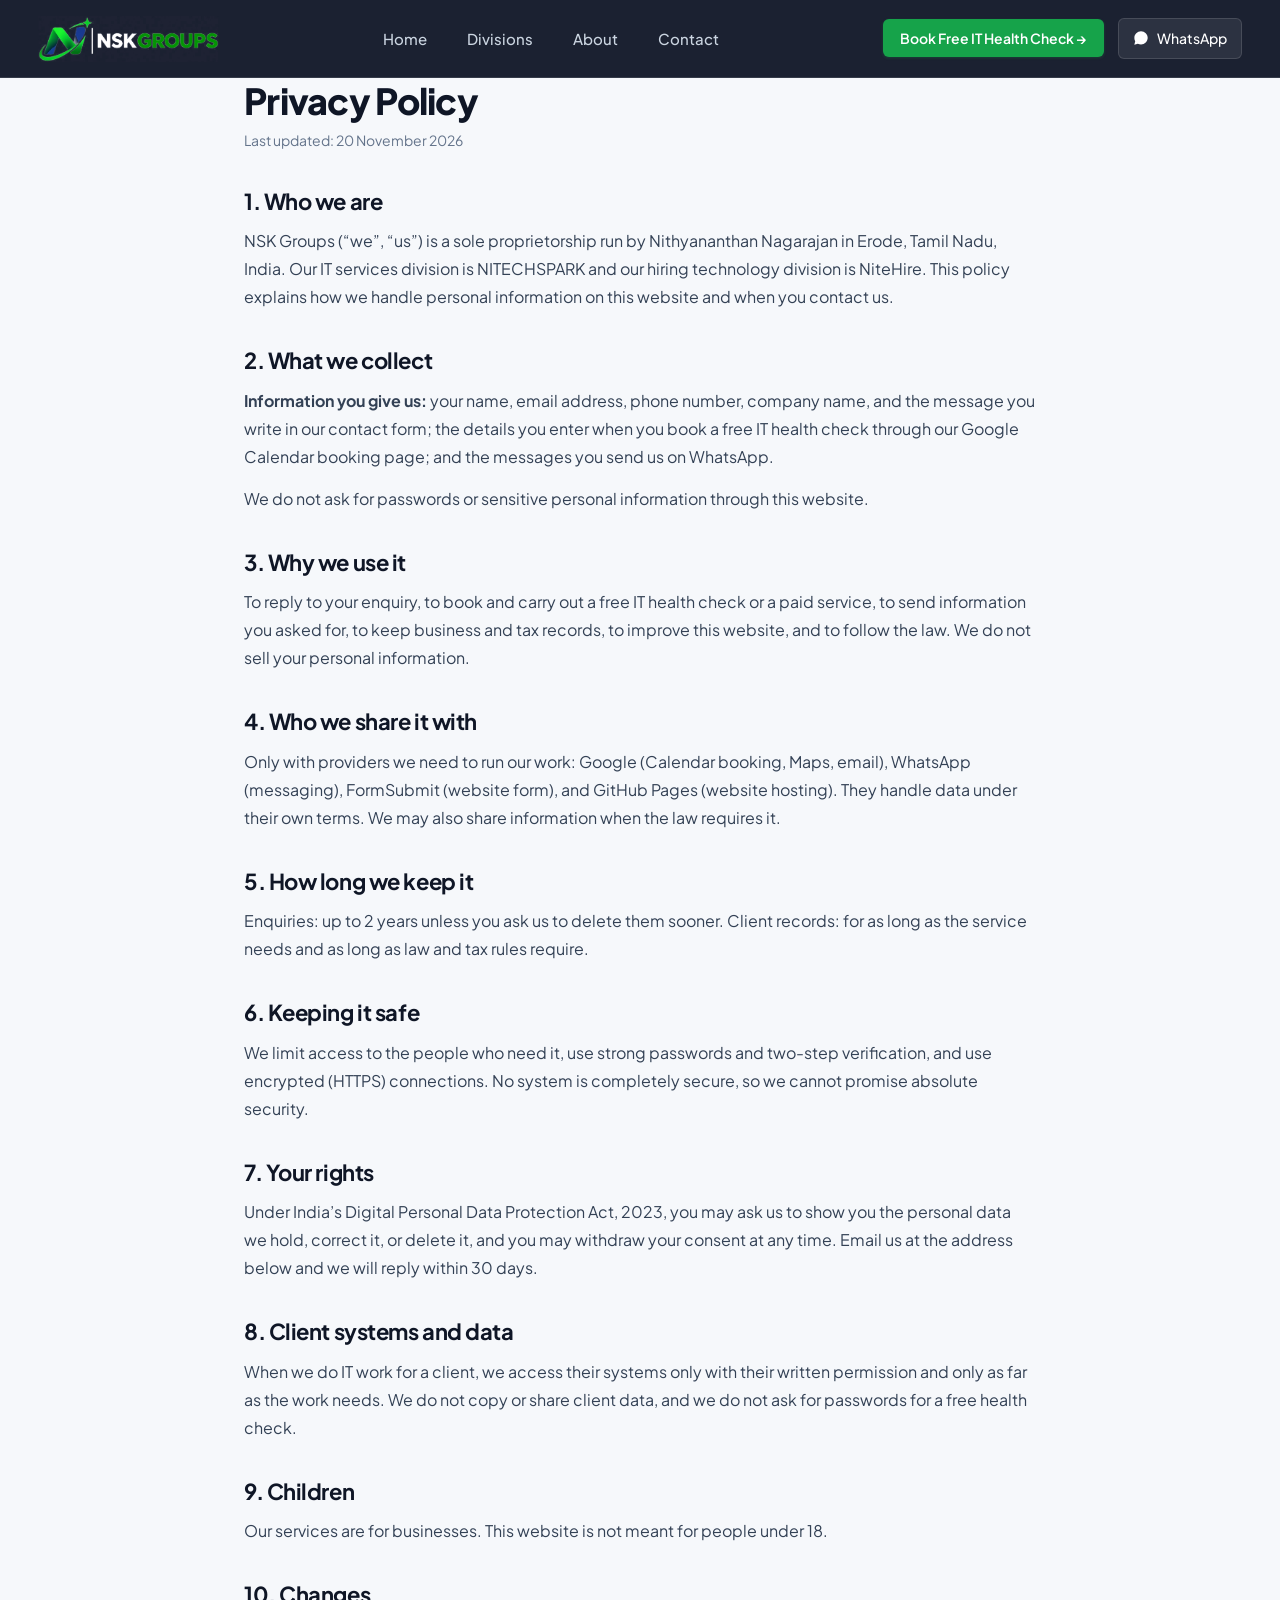
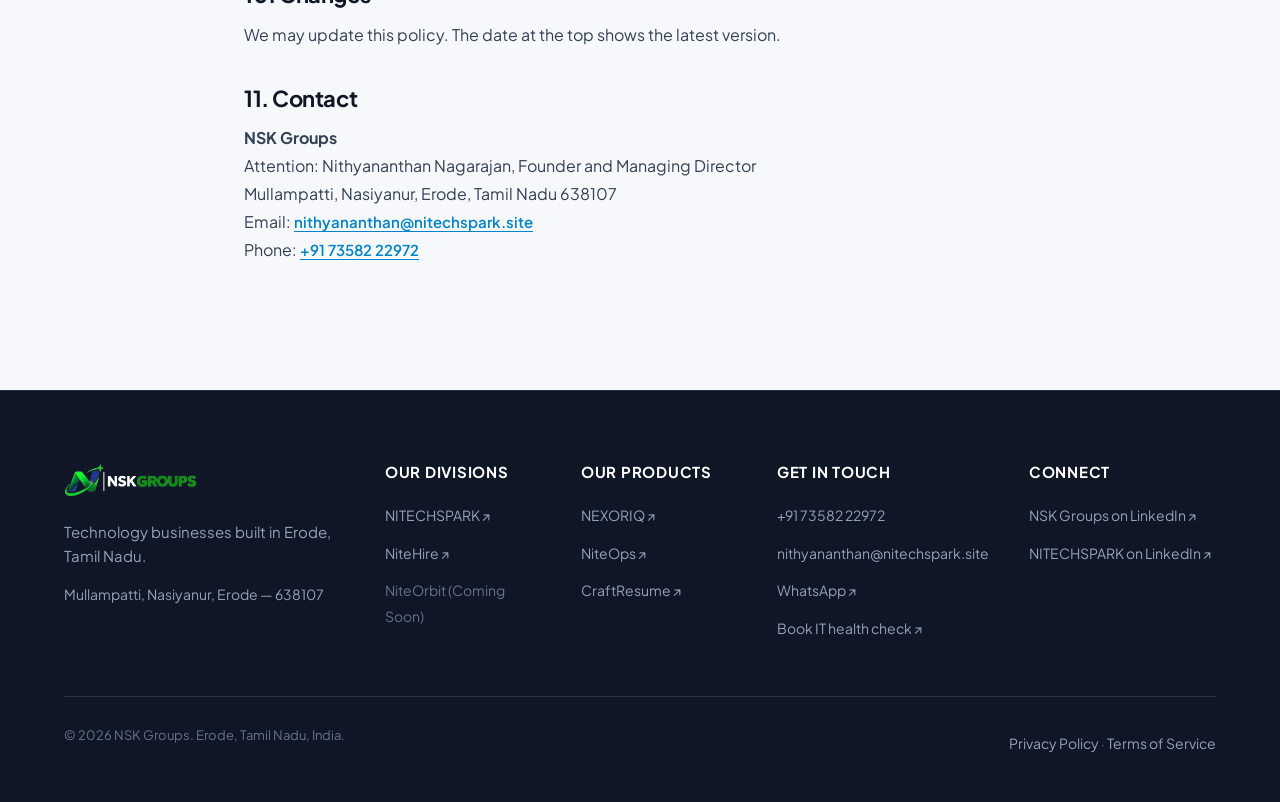
<file: privacy.html>
<!DOCTYPE html>
<html lang="en">
<head>
  <meta charset="UTF-8">
  <meta name="viewport" content="width=device-width, initial-scale=1.0, maximum-scale=5.0">
  
  <title>Privacy Policy | NSK Groups</title>
  <meta name="title" content="Privacy Policy | NSK Groups">
  <meta name="description" content="Privacy Policy for NSK Groups and its business divisions (NITECHSPARK, NiteHire, NiteOrbit). Based in Erode, Tamil Nadu, India.">
  <meta name="robots" content="index, follow">
  <link rel="canonical" href="https://nskgroups.website/privacy.html">

  <!-- Open Graph -->
  <meta property="og:type" content="website">
  <meta property="og:site_name" content="NSK Groups">
  <meta property="og:title" content="Privacy Policy | NSK Groups">
  <meta property="og:description" content="Privacy Policy for NSK Groups and its business divisions (NITECHSPARK, NiteHire, NiteOrbit). Based in Erode, Tamil Nadu, India.">
  <meta property="og:url" content="https://nskgroups.website/privacy.html">
  <meta property="og:image" content="https://nskgroups.website/assets/nsk_logo.svg">
  <meta name="twitter:card" content="summary_large_image">
  <meta name="twitter:title" content="Privacy Policy | NSK Groups">
  <meta name="twitter:description" content="Privacy Policy for NSK Groups and its business divisions. Erode, Tamil Nadu, India.">
  <meta name="twitter:image" content="https://nskgroups.website/assets/nsk_logo.svg">

  <meta name="theme-color" content="#0F1626">
  <link rel="icon" type="image/svg+xml" href="assets/favicon.svg">
  <link rel="apple-touch-icon" href="assets/company_logo.png">
  <link rel="manifest" href="manifest.json">

  <!-- Fonts & CSS -->
  <link rel="preconnect" href="https://fonts.googleapis.com">
  <link rel="preconnect" href="https://fonts.gstatic.com" crossorigin>
  <link href="https://fonts.googleapis.com/css2?family=Plus+Jakarta+Sans:wght@400;500;600;700;800&display=swap" rel="stylesheet">
  <link rel="stylesheet" href="index.css">
</head>
<body>

  <!-- Navigation -->
  <header>
    <nav id="navbar" class="nav-bar" aria-label="Main navigation">
      <div class="nav-container">
        <a href="index.html" class="nav-logo" aria-label="NSK Groups Home">
          <img src="assets/nsk_logo.svg" alt="NSK Groups" class="logo-svg" width="180" height="46" loading="eager">
        </a>

        <ul class="nav-menu" id="nav-desktop-menu" role="list">
          <li><a href="index.html" class="nav-link">Home</a></li>
          <li><a href="divisions.html" class="nav-link">Divisions</a></li>
          <li><a href="about.html" class="nav-link">About</a></li>
          <li><a href="contact.html" class="nav-link">Contact</a></li>
        </ul>

        <div class="nav-cta-wrapper">
          <a href="https://calendar.app.google/9HsNzYhbRBRwCBbG6" target="_blank" rel="noopener noreferrer" class="btn btn-sm btn-crystal nav-cta-btn">Book Free IT Health Check →</a>
          <a href="https://wa.me/917358222972" target="_blank" rel="noopener noreferrer" class="btn-whatsapp-nav" aria-label="Chat on WhatsApp">
            <svg viewBox="0 0 24 24" width="16" height="16" fill="currentColor" aria-hidden="true">
              <path d="M17.472 14.382c-.301-.15-1.782-.879-2.058-.98-.276-.1-.476-.15-.677.15-.2.301-.777.98-.952 1.18-.175.2-.351.226-.652.075-.301-.15-1.27-.468-2.42-1.493-.895-.798-1.5-1.784-1.675-2.085-.176-.301-.019-.464.132-.614.136-.135.301-.351.451-.527.15-.175.2-.301.3-.501.1-.2.05-.376-.025-.526-.075-.15-.677-1.63-.927-2.233-.244-.588-.492-.508-.677-.518-.175-.008-.376-.01-.576-.01-.201 0-.527.075-.802.376-.276.301-1.053 1.028-1.053 2.508 0 1.479 1.078 2.909 1.229 3.109.15.2 2.122 3.24 5.14 4.542.718.31 1.278.496 1.716.635.722.23 1.378.197 1.9.12.58-.088 1.782-.728 2.032-1.431.251-.703.251-1.306.176-1.431-.075-.125-.276-.201-.577-.351zM12.04 2c-5.52 0-10 4.48-10 10 0 1.76.46 3.42 1.26 4.87L2 22l5.3-1.39c1.4.75 2.98 1.17 4.74 1.17 5.52 0 10-4.48 10-10s-4.48-10-10-10z"/>
            </svg>
            <span>WhatsApp</span>
          </a>

          <button class="hamburger-btn" id="mobile-menu-toggle" aria-label="Toggle Navigation Menu" aria-expanded="false" aria-controls="mobile-menu-overlay">
            <span class="hamburger-line"></span>
            <span class="hamburger-line"></span>
            <span class="hamburger-line"></span>
          </button>
        </div>
      </div>
    </nav>
  </header>

  <!-- Mobile Overlay -->
  <div class="mobile-overlay" id="mobile-menu-overlay" role="dialog" aria-modal="true" aria-label="Navigation menu">
    <button class="mobile-close-btn" id="mobile-menu-close" aria-label="Close Navigation Menu">&times;</button>
    <ul class="mobile-menu-links" role="list">
      <li><a href="index.html" class="mobile-nav-link">Home</a></li>
      <li><a href="divisions.html" class="mobile-nav-link">Divisions</a></li>
      <li><a href="about.html" class="mobile-nav-link">About</a></li>
      <li><a href="contact.html" class="mobile-nav-link">Contact</a></li>
      <li class="mob-cta-li">
        <a href="https://calendar.app.google/9HsNzYhbRBRwCBbG6" target="_blank" rel="noopener noreferrer" class="btn btn-crystal btn-md">
          🗓 Book Free IT Health Check →
        </a>
        <a href="https://wa.me/917358222972" target="_blank" rel="noopener noreferrer" class="btn btn-whatsapp-mob">
          💬 Chat on WhatsApp
        </a>
      </li>
    </ul>
  </div>

  <main id="main-content">
    <section class="static-content-section" aria-labelledby="privacy-heading">
      <div class="section-container">
        <h1 id="privacy-heading">Privacy Policy</h1>
        <div class="last-updated">Last updated: 20 November 2026</div>

        <h2>1. Who we are</h2>
        <p>
          NSK Groups (&ldquo;we&rdquo;, &ldquo;us&rdquo;) is a sole proprietorship run by Nithyananthan Nagarajan in Erode, Tamil Nadu, India. Our IT services division is NITECHSPARK and our hiring technology division is NiteHire. This policy explains how we handle personal information on this website and when you contact us.
        </p>

        <h2>2. What we collect</h2>
        <p>
          <strong>Information you give us:</strong> your name, email address, phone number, company name, and the message you write in our contact form; the details you enter when you book a free IT health check through our Google Calendar booking page; and the messages you send us on WhatsApp.
        </p>
        <p>
          We do not ask for passwords or sensitive personal information through this website.
        </p>

        <h2>3. Why we use it</h2>
        <p>
          To reply to your enquiry, to book and carry out a free IT health check or a paid service, to send information you asked for, to keep business and tax records, to improve this website, and to follow the law. We do not sell your personal information.
        </p>

        <h2>4. Who we share it with</h2>
        <p>
          Only with providers we need to run our work: Google (Calendar booking, Maps, email), WhatsApp (messaging), FormSubmit (website form), and GitHub Pages (website hosting). They handle data under their own terms. We may also share information when the law requires it.
        </p>

        <h2>5. How long we keep it</h2>
        <p>
          Enquiries: up to 2 years unless you ask us to delete them sooner. Client records: for as long as the service needs and as long as law and tax rules require.
        </p>

        <h2>6. Keeping it safe</h2>
        <p>
          We limit access to the people who need it, use strong passwords and two-step verification, and use encrypted (HTTPS) connections. No system is completely secure, so we cannot promise absolute security.
        </p>

        <h2>7. Your rights</h2>
        <p>
          Under India&rsquo;s Digital Personal Data Protection Act, 2023, you may ask us to show you the personal data we hold, correct it, or delete it, and you may withdraw your consent at any time. Email us at the address below and we will reply within 30 days.
        </p>

        <h2>8. Client systems and data</h2>
        <p>
          When we do IT work for a client, we access their systems only with their written permission and only as far as the work needs. We do not copy or share client data, and we do not ask for passwords for a free health check.
        </p>

        <h2>9. Children</h2>
        <p>
          Our services are for businesses. This website is not meant for people under 18.
        </p>

        <h2>10. Changes</h2>
        <p>
          We may update this policy. The date at the top shows the latest version.
        </p>

        <h2>11. Contact</h2>
        <p>
          <strong>NSK Groups</strong><br>
          Attention: Nithyananthan Nagarajan, Founder and Managing Director<br>
          Mullampatti, Nasiyanur, Erode, Tamil Nadu 638107<br>
          Email: <a href="mailto:nithyananthan@nitechspark.site" class="card-link">nithyananthan@nitechspark.site</a><br>
          Phone: <a href="tel:+917358222972" class="card-link">+91 73582 22972</a>
        </p>
      </div>
    </section>
  </main>

  <!-- Footer -->
  <footer class="site-footer">
    <div class="footer-container">
      <div class="footer-grid">
        <div class="footer-col brand-col">
          <a href="index.html" class="footer-logo" aria-label="NSK Groups home">
            <img src="assets/nsk_logo.svg" alt="NSK Groups" class="logo-svg footer-logo-svg" width="135" height="34" loading="lazy">
          </a>
          <p class="footer-tagline">Technology businesses built in Erode, Tamil Nadu.</p>
          <address>Mullampatti, Nasiyanur, Erode — 638107</address>
        </div>

        <div class="footer-col">
          <h4 class="footer-title">Our Divisions</h4>
          <ul class="footer-links" role="list">
            <li><a href="https://nitechspark.site" target="_blank" rel="noopener noreferrer" class="footer-link">NITECHSPARK ↗</a></li>
            <li><a href="https://nitehire.site" target="_blank" rel="noopener noreferrer" class="footer-link">NiteHire ↗</a></li>
            <li><span class="footer-link footer-link-muted">NiteOrbit (Coming Soon)</span></li>
          </ul>
        </div>

        <div class="footer-col">
          <h4 class="footer-title">Our Products</h4>
          <ul class="footer-links" role="list">
            <li><a href="https://nexoriq.nitechspark.site" target="_blank" rel="noopener noreferrer" class="footer-link">NEXORIQ ↗</a></li>
            <li><a href="https://niteops.nitechspark.site" target="_blank" rel="noopener noreferrer" class="footer-link">NiteOps ↗</a></li>
            <li><a href="https://craftresume.nitehire.site" target="_blank" rel="noopener noreferrer" class="footer-link">CraftResume ↗</a></li>
          </ul>
        </div>

        <div class="footer-col">
          <h4 class="footer-title">Get in touch</h4>
          <ul class="footer-contact-list" role="list">
            <li class="footer-contact-item"><a href="tel:+917358222972" class="footer-link">+91 73582 22972</a></li>
            <li class="footer-contact-item"><a href="mailto:nithyananthan@nitechspark.site" class="footer-link">nithyananthan@nitechspark.site</a></li>
            <li class="footer-contact-item"><a href="https://wa.me/917358222972" target="_blank" rel="noopener noreferrer" class="footer-link">WhatsApp ↗</a></li>
            <li class="footer-contact-item"><a href="https://calendar.app.google/9HsNzYhbRBRwCBbG6" target="_blank" rel="noopener noreferrer" class="footer-link">Book IT health check ↗</a></li>
          </ul>
        </div>

        <div class="footer-col">
          <h4 class="footer-title">Connect</h4>
          <ul class="footer-links" role="list">
            <li><a href="https://www.linkedin.com/company/nskgroups" target="_blank" rel="noopener noreferrer" class="footer-link">NSK Groups on LinkedIn ↗</a></li>
            <li><a href="https://www.linkedin.com/company/nitechsparktech" target="_blank" rel="noopener noreferrer" class="footer-link">NITECHSPARK on LinkedIn ↗</a></li>
          </ul>
        </div>
      </div>

      <div class="footer-divider"></div>

      <div class="footer-bottom">
        <p>&copy; 2026 NSK Groups. Erode, Tamil Nadu, India.</p>
        <p class="footer-sub-bottom">
          <a href="privacy.html" class="footer-link">Privacy Policy</a> ·
          <a href="terms.html" class="footer-link">Terms of Service</a>
        </p>
      </div>
    </div>
  </footer>

  <script src="index.js"></script>
</body>
</html>
</file>
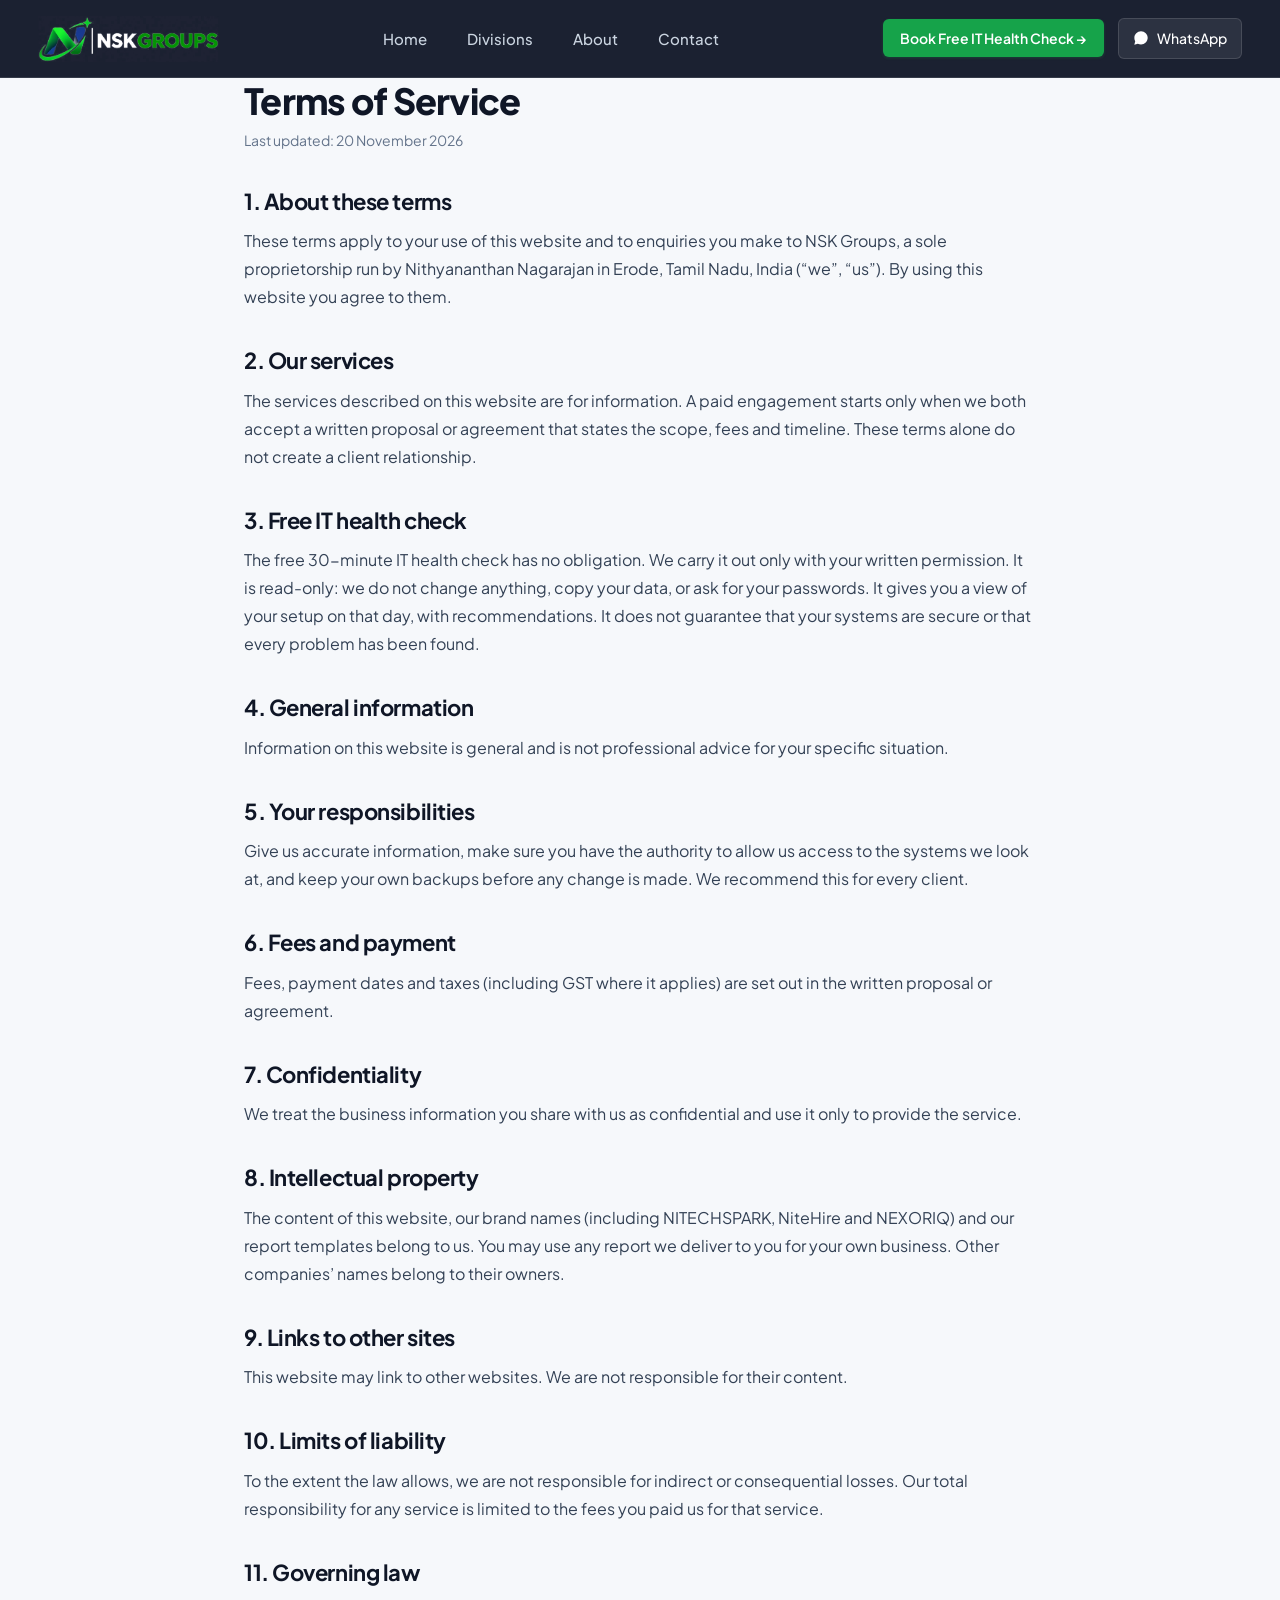
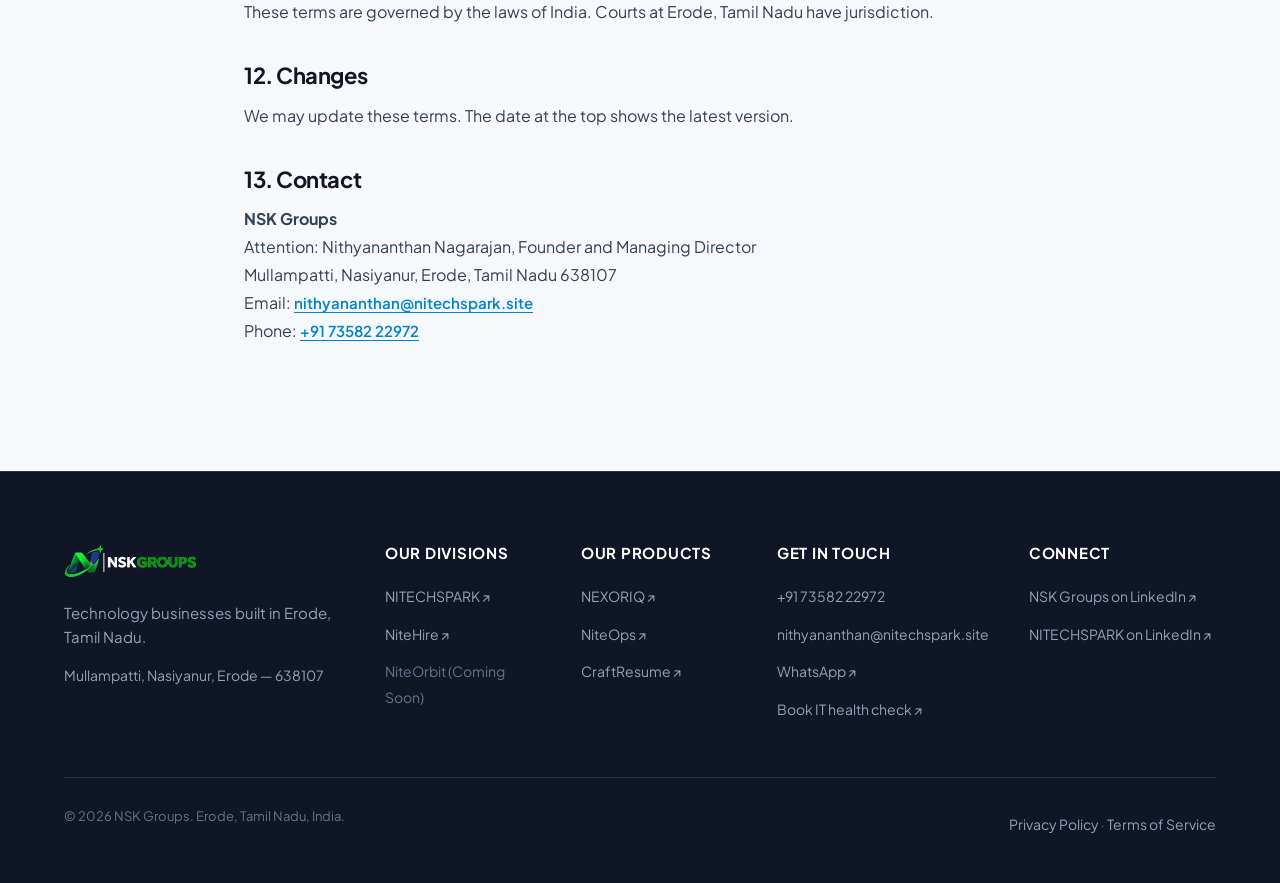
<file: terms.html>
<!DOCTYPE html>
<html lang="en">
<head>
  <meta charset="UTF-8">
  <meta name="viewport" content="width=device-width, initial-scale=1.0, maximum-scale=5.0">
  
  <title>Terms of Service | NSK Groups</title>
  <meta name="title" content="Terms of Service | NSK Groups">
  <meta name="description" content="Terms of Service governing the use of NSK Groups website and general engagement with its technology divisions.">
  <meta name="robots" content="index, follow">
  <link rel="canonical" href="https://nskgroups.website/terms.html">

  <!-- Open Graph -->
  <meta property="og:type" content="website">
  <meta property="og:site_name" content="NSK Groups">
  <meta property="og:title" content="Terms of Service | NSK Groups">
  <meta property="og:description" content="Terms of Service for NSK Groups and its business divisions (NITECHSPARK, NiteHire, NiteOrbit). Based in Erode, Tamil Nadu, India.">
  <meta property="og:url" content="https://nskgroups.website/terms.html">
  <meta property="og:image" content="https://nskgroups.website/assets/nsk_logo.svg">
  <meta name="twitter:card" content="summary_large_image">
  <meta name="twitter:title" content="Terms of Service | NSK Groups">
  <meta name="twitter:description" content="Terms of Service for NSK Groups and its business divisions. Erode, Tamil Nadu, India.">
  <meta name="twitter:image" content="https://nskgroups.website/assets/nsk_logo.svg">

  <meta name="theme-color" content="#0F1626">
  <link rel="icon" type="image/svg+xml" href="assets/favicon.svg">
  <link rel="apple-touch-icon" href="assets/company_logo.png">
  <link rel="manifest" href="manifest.json">

  <!-- Fonts & CSS -->
  <link rel="preconnect" href="https://fonts.googleapis.com">
  <link rel="preconnect" href="https://fonts.gstatic.com" crossorigin>
  <link href="https://fonts.googleapis.com/css2?family=Plus+Jakarta+Sans:wght@400;500;600;700;800&display=swap" rel="stylesheet">
  <link rel="stylesheet" href="index.css">
</head>
<body>

  <!-- Navigation -->
  <header>
    <nav id="navbar" class="nav-bar" aria-label="Main navigation">
      <div class="nav-container">
        <a href="index.html" class="nav-logo" aria-label="NSK Groups Home">
          <img src="assets/nsk_logo.svg" alt="NSK Groups" class="logo-svg" width="180" height="46" loading="eager">
        </a>

        <ul class="nav-menu" id="nav-desktop-menu" role="list">
          <li><a href="index.html" class="nav-link">Home</a></li>
          <li><a href="divisions.html" class="nav-link">Divisions</a></li>
          <li><a href="about.html" class="nav-link">About</a></li>
          <li><a href="contact.html" class="nav-link">Contact</a></li>
        </ul>

        <div class="nav-cta-wrapper">
          <a href="https://calendar.app.google/9HsNzYhbRBRwCBbG6" target="_blank" rel="noopener noreferrer" class="btn btn-sm btn-crystal nav-cta-btn">Book Free IT Health Check →</a>
          <a href="https://wa.me/917358222972" target="_blank" rel="noopener noreferrer" class="btn-whatsapp-nav" aria-label="Chat on WhatsApp">
            <svg viewBox="0 0 24 24" width="16" height="16" fill="currentColor" aria-hidden="true">
              <path d="M17.472 14.382c-.301-.15-1.782-.879-2.058-.98-.276-.1-.476-.15-.677.15-.2.301-.777.98-.952 1.18-.175.2-.351.226-.652.075-.301-.15-1.27-.468-2.42-1.493-.895-.798-1.5-1.784-1.675-2.085-.176-.301-.019-.464.132-.614.136-.135.301-.351.451-.527.15-.175.2-.301.3-.501.1-.2.05-.376-.025-.526-.075-.15-.677-1.63-.927-2.233-.244-.588-.492-.508-.677-.518-.175-.008-.376-.01-.576-.01-.201 0-.527.075-.802.376-.276.301-1.053 1.028-1.053 2.508 0 1.479 1.078 2.909 1.229 3.109.15.2 2.122 3.24 5.14 4.542.718.31 1.278.496 1.716.635.722.23 1.378.197 1.9.12.58-.088 1.782-.728 2.032-1.431.251-.703.251-1.306.176-1.431-.075-.125-.276-.201-.577-.351zM12.04 2c-5.52 0-10 4.48-10 10 0 1.76.46 3.42 1.26 4.87L2 22l5.3-1.39c1.4.75 2.98 1.17 4.74 1.17 5.52 0 10-4.48 10-10s-4.48-10-10-10z"/>
            </svg>
            <span>WhatsApp</span>
          </a>

          <button class="hamburger-btn" id="mobile-menu-toggle" aria-label="Toggle Navigation Menu" aria-expanded="false" aria-controls="mobile-menu-overlay">
            <span class="hamburger-line"></span>
            <span class="hamburger-line"></span>
            <span class="hamburger-line"></span>
          </button>
        </div>
      </div>
    </nav>
  </header>

  <!-- Mobile Overlay -->
  <div class="mobile-overlay" id="mobile-menu-overlay" role="dialog" aria-modal="true" aria-label="Navigation menu">
    <button class="mobile-close-btn" id="mobile-menu-close" aria-label="Close Navigation Menu">&times;</button>
    <ul class="mobile-menu-links" role="list">
      <li><a href="index.html" class="mobile-nav-link">Home</a></li>
      <li><a href="divisions.html" class="mobile-nav-link">Divisions</a></li>
      <li><a href="about.html" class="mobile-nav-link">About</a></li>
      <li><a href="contact.html" class="mobile-nav-link">Contact</a></li>
      <li class="mob-cta-li">
        <a href="https://calendar.app.google/9HsNzYhbRBRwCBbG6" target="_blank" rel="noopener noreferrer" class="btn btn-crystal btn-md">
          🗓 Book Free IT Health Check →
        </a>
        <a href="https://wa.me/917358222972" target="_blank" rel="noopener noreferrer" class="btn btn-whatsapp-mob">
          💬 Chat on WhatsApp
        </a>
      </li>
    </ul>
  </div>

  <main id="main-content">
    <section class="static-content-section" aria-labelledby="terms-heading">
      <div class="section-container">
        <h1 id="terms-heading">Terms of Service</h1>
        <div class="last-updated">Last updated: 20 November 2026</div>

        <h2>1. About these terms</h2>
        <p>
          These terms apply to your use of this website and to enquiries you make to NSK Groups, a sole proprietorship run by Nithyananthan Nagarajan in Erode, Tamil Nadu, India (&ldquo;we&rdquo;, &ldquo;us&rdquo;). By using this website you agree to them.
        </p>

        <h2>2. Our services</h2>
        <p>
          The services described on this website are for information. A paid engagement starts only when we both accept a written proposal or agreement that states the scope, fees and timeline. These terms alone do not create a client relationship.
        </p>

        <h2>3. Free IT health check</h2>
        <p>
          The free 30-minute IT health check has no obligation. We carry it out only with your written permission. It is read-only: we do not change anything, copy your data, or ask for your passwords. It gives you a view of your setup on that day, with recommendations. It does not guarantee that your systems are secure or that every problem has been found.
        </p>

        <h2>4. General information</h2>
        <p>
          Information on this website is general and is not professional advice for your specific situation.
        </p>

        <h2>5. Your responsibilities</h2>
        <p>
          Give us accurate information, make sure you have the authority to allow us access to the systems we look at, and keep your own backups before any change is made. We recommend this for every client.
        </p>

        <h2>6. Fees and payment</h2>
        <p>
          Fees, payment dates and taxes (including GST where it applies) are set out in the written proposal or agreement.
        </p>

        <h2>7. Confidentiality</h2>
        <p>
          We treat the business information you share with us as confidential and use it only to provide the service.
        </p>

        <h2>8. Intellectual property</h2>
        <p>
          The content of this website, our brand names (including NITECHSPARK, NiteHire and NEXORIQ) and our report templates belong to us. You may use any report we deliver to you for your own business. Other companies&rsquo; names belong to their owners.
        </p>

        <h2>9. Links to other sites</h2>
        <p>
          This website may link to other websites. We are not responsible for their content.
        </p>

        <h2>10. Limits of liability</h2>
        <p>
          To the extent the law allows, we are not responsible for indirect or consequential losses. Our total responsibility for any service is limited to the fees you paid us for that service.
        </p>

        <h2>11. Governing law</h2>
        <p>
          These terms are governed by the laws of India. Courts at Erode, Tamil Nadu have jurisdiction.
        </p>

        <h2>12. Changes</h2>
        <p>
          We may update these terms. The date at the top shows the latest version.
        </p>

        <h2>13. Contact</h2>
        <p>
          <strong>NSK Groups</strong><br>
          Attention: Nithyananthan Nagarajan, Founder and Managing Director<br>
          Mullampatti, Nasiyanur, Erode, Tamil Nadu 638107<br>
          Email: <a href="mailto:nithyananthan@nitechspark.site" class="card-link">nithyananthan@nitechspark.site</a><br>
          Phone: <a href="tel:+917358222972" class="card-link">+91 73582 22972</a>
        </p>
      </div>
    </section>
  </main>

  <!-- Footer -->
  <footer class="site-footer">
    <div class="footer-container">
      <div class="footer-grid">
        <div class="footer-col brand-col">
          <a href="index.html" class="footer-logo" aria-label="NSK Groups home">
            <img src="assets/nsk_logo.svg" alt="NSK Groups" class="logo-svg footer-logo-svg" width="135" height="34" loading="lazy">
          </a>
          <p class="footer-tagline">Technology businesses built in Erode, Tamil Nadu.</p>
          <address>Mullampatti, Nasiyanur, Erode — 638107</address>
        </div>

        <div class="footer-col">
          <h4 class="footer-title">Our Divisions</h4>
          <ul class="footer-links" role="list">
            <li><a href="https://nitechspark.site" target="_blank" rel="noopener noreferrer" class="footer-link">NITECHSPARK ↗</a></li>
            <li><a href="https://nitehire.site" target="_blank" rel="noopener noreferrer" class="footer-link">NiteHire ↗</a></li>
            <li><span class="footer-link footer-link-muted">NiteOrbit (Coming Soon)</span></li>
          </ul>
        </div>

        <div class="footer-col">
          <h4 class="footer-title">Our Products</h4>
          <ul class="footer-links" role="list">
            <li><a href="https://nexoriq.nitechspark.site" target="_blank" rel="noopener noreferrer" class="footer-link">NEXORIQ ↗</a></li>
            <li><a href="https://niteops.nitechspark.site" target="_blank" rel="noopener noreferrer" class="footer-link">NiteOps ↗</a></li>
            <li><a href="https://craftresume.nitehire.site" target="_blank" rel="noopener noreferrer" class="footer-link">CraftResume ↗</a></li>
          </ul>
        </div>

        <div class="footer-col">
          <h4 class="footer-title">Get in touch</h4>
          <ul class="footer-contact-list" role="list">
            <li class="footer-contact-item"><a href="tel:+917358222972" class="footer-link">+91 73582 22972</a></li>
            <li class="footer-contact-item"><a href="mailto:nithyananthan@nitechspark.site" class="footer-link">nithyananthan@nitechspark.site</a></li>
            <li class="footer-contact-item"><a href="https://wa.me/917358222972" target="_blank" rel="noopener noreferrer" class="footer-link">WhatsApp ↗</a></li>
            <li class="footer-contact-item"><a href="https://calendar.app.google/9HsNzYhbRBRwCBbG6" target="_blank" rel="noopener noreferrer" class="footer-link">Book IT health check ↗</a></li>
          </ul>
        </div>

        <div class="footer-col">
          <h4 class="footer-title">Connect</h4>
          <ul class="footer-links" role="list">
            <li><a href="https://www.linkedin.com/company/nskgroups" target="_blank" rel="noopener noreferrer" class="footer-link">NSK Groups on LinkedIn ↗</a></li>
            <li><a href="https://www.linkedin.com/company/nitechsparktech" target="_blank" rel="noopener noreferrer" class="footer-link">NITECHSPARK on LinkedIn ↗</a></li>
          </ul>
        </div>
      </div>

      <div class="footer-divider"></div>

      <div class="footer-bottom">
        <p>&copy; 2026 NSK Groups. Erode, Tamil Nadu, India.</p>
        <p class="footer-sub-bottom">
          <a href="privacy.html" class="footer-link">Privacy Policy</a> ·
          <a href="terms.html" class="footer-link">Terms of Service</a>
        </p>
      </div>
    </div>
  </footer>

  <script src="index.js"></script>
</body>
</html>
</file>
<file: index.css>
/* ============================================================================
   NSK GROUPS — CORPORATE DESIGN SYSTEM
   Professional, calm, and trustworthy corporate technology brand.
   ============================================================================ */

/* ============================================================================
   1. DESIGN TOKENS & ROOT VARIABLES
   ============================================================================ */
:root {
  /* Core Palette */
  --navy-deep: #0F1626;
  --navy-surface: #172033;
  --navy-card: #1C273D;
  --navy-light: #263552;
  
  --bg-page: #F6F8FB;
  --bg-surface: #FFFFFF;
  --bg-subtle: #F1F4F9;
  
  /* Text */
  --text-dark: #0F1626;
  --text-body: #334155;
  --text-secondary: #475569;
  --text-muted: #64748B;
  --text-light: #F8FAFC;
  --text-light-muted: #94A3B8;
  
  /* Brand Accents */
  --green-primary: #16A34A;
  --green-hover: #15803D;
  --green-subtle: #DCFCE7;
  --green-text: #166534;
  --green-dim: rgba(22, 163, 74, 0.12);
  
  --cyan-accent: #0284C7;
  --cyan-hover: #0369A1;
  --cyan-subtle: #E0F2FE;
  --cyan-text: #075985;
  --cyan-dim: rgba(2, 132, 199, 0.1);

  /* Status Colors */
  --status-live-bg: #DCFCE7;
  --status-live-text: #166534;
  --status-coming-bg: #E2E8F0;
  --status-coming-text: #475569;
  
  /* Borders & Shadows */
  --border-light: #E2E8F0;
  --border-strong: #CBD5E1;
  --border-dark: rgba(255, 255, 255, 0.12);
  --border-dark-strong: rgba(255, 255, 255, 0.2);
  
  --shadow-xs: 0 1px 2px rgba(15, 22, 38, 0.05);
  --shadow-sm: 0 2px 4px rgba(15, 22, 38, 0.05);
  --shadow-md: 0 6px 18px -3px rgba(15, 22, 38, 0.07), 0 2px 6px -2px rgba(15, 22, 38, 0.04);
  --shadow-lg: 0 12px 28px -4px rgba(15, 22, 38, 0.09), 0 4px 10px -3px rgba(15, 22, 38, 0.04);
  
  /* Typography Scale */
  --font-sans: 'Plus Jakarta Sans', system-ui, -apple-system, BlinkMacSystemFont, 'Segoe UI', Roboto, Helvetica, Arial, sans-serif;
  --font-mono: 'JetBrains Mono', ui-monospace, SFMono-Regular, Menlo, Monaco, Consolas, monospace;
  
  /* Radius & Transitions */
  --radius-sm: 6px;
  --radius-md: 10px;
  --radius-lg: 16px;
  --radius-full: 9999px;
  
  --transition-fast: 0.15s ease;
  --transition-normal: 0.25s cubic-bezier(0.16, 1, 0.3, 1);
  
  /* Layout Constraints */
  --container-max: 1200px;
  --container-narrow: 840px;
  --nav-container-max: 1400px;
  --header-height: 78px;
}

/* ============================================================================
   2. BASE RESET & GLOBAL DEFAULTS
   ============================================================================ */
*, *::before, *::after {
  box-sizing: border-box;
  margin: 0;
  padding: 0;
}

html {
  font-family: var(--font-sans);
  font-size: 16px;
  line-height: 1.6;
  scroll-behavior: smooth;
  -webkit-text-size-adjust: 100%;
  -webkit-font-smoothing: antialiased;
  -moz-osx-font-smoothing: grayscale;
  background-color: var(--bg-page);
  color: var(--text-body);
}

body {
  min-height: 100vh;
  display: flex;
  flex-direction: column;
  overflow-x: hidden;
  background-color: var(--bg-page);
  color: var(--text-body);
}

/* Accessible focus visible ring */
:focus-visible {
  outline: 2px solid var(--cyan-accent);
  outline-offset: 2px;
}

/* Typography Defaults */
h1, h2, h3, h4, h5, h6 {
  font-family: var(--font-sans);
  color: var(--text-dark);
  font-weight: 700;
  line-height: 1.25;
  letter-spacing: -0.02em;
}

h1 {
  font-size: clamp(2rem, 4vw + 1rem, 3.25rem);
  font-weight: 800;
  line-height: 1.15;
}

h2 {
  font-size: clamp(1.5rem, 2.5vw + 0.5rem, 2.25rem);
}

h3 {
  font-size: clamp(1.2rem, 1.5vw + 0.5rem, 1.5rem);
}

p {
  margin-bottom: 1rem;
}

p:last-child {
  margin-bottom: 0;
}

a {
  color: var(--cyan-accent);
  text-decoration: none;
  transition: color var(--transition-fast);
}

/* In-text hyperlinks underline */
p a, .static-content-section a {
  text-decoration: underline;
  text-underline-offset: 3px;
}

p a:hover, .static-content-section a:hover {
  color: var(--cyan-hover);
}

img, svg {
  display: block;
  max-width: 100%;
}

ul, ol {
  list-style: none;
}

/* ============================================================================
   3. LAYOUT & CONTAINERS
   ============================================================================ */
.section-container {
  width: 100%;
  max-width: var(--container-max);
  margin-left: auto;
  margin-right: auto;
  padding-left: 1.5rem;
  padding-right: 1.5rem;
}

.section-padding {
  padding-top: 5rem;
  padding-bottom: 5rem;
}

.section-padding-sm {
  padding-top: 3rem;
  padding-bottom: 3rem;
}

.text-center {
  text-align: center;
}

.section-header {
  margin-bottom: 3rem;
}

.section-label {
  display: inline-block;
  font-size: 0.8125rem;
  font-weight: 700;
  letter-spacing: 0.08em;
  text-transform: uppercase;
  color: var(--green-primary);
  margin-bottom: 0.75rem;
}

.section-heading {
  color: var(--text-dark);
  margin-bottom: 1rem;
}

.section-subtext {
  font-size: 1.125rem;
  color: var(--text-secondary);
  max-width: 680px;
  margin-left: auto;
  margin-right: auto;
  line-height: 1.6;
}

/* ============================================================================
   4. NAVIGATION (Corporate Header)
   ============================================================================ */
.nav-bar {
  position: fixed;
  top: 0;
  left: 0;
  right: 0;
  height: var(--header-height);
  background-color: rgba(15, 22, 38, 0.95);
  backdrop-filter: blur(12px);
  -webkit-backdrop-filter: blur(12px);
  border-bottom: 1px solid var(--border-dark);
  z-index: 1000;
  display: flex;
  align-items: center;
  transition: transform 0.3s ease, background-color 0.25s ease, box-shadow 0.25s ease;
}

.nav-bar.nav-scrolled {
  box-shadow: 0 4px 20px rgba(0, 0, 0, 0.15);
}

.nav-bar.nav-hidden {
  transform: translateY(-100%);
}

.nav-container {
  width: 100%;
  max-width: var(--nav-container-max, 1400px);
  margin-left: auto;
  margin-right: auto;
  padding-left: clamp(1.5rem, 3vw, 2.5rem);
  padding-right: clamp(1.5rem, 3vw, 2.5rem);
  display: flex;
  align-items: center;
  justify-content: space-between;
  gap: 1.5rem;
}

.nav-logo {
  display: flex;
  align-items: center;
  flex-shrink: 0;
}

.logo-svg {
  height: 46px;
  width: auto;
  transition: transform var(--transition-fast);
}

.logo-svg:hover {
  transform: scale(1.02);
}

/* Desktop Nav Links */
.nav-menu {
  display: flex;
  align-items: center;
  gap: 2rem;
}

.nav-link {
  font-size: 0.9375rem;
  font-weight: 500;
  color: #CBD5E1;
  text-decoration: none !important;
  padding: 0.5rem 0.25rem;
  position: relative;
  transition: color var(--transition-fast);
}

.nav-link:hover {
  color: #FFFFFF;
}

.nav-link.active,
.nav-link[aria-current="page"] {
  color: #FFFFFF;
  font-weight: 600;
}

.nav-link.active::after,
.nav-link[aria-current="page"]::after {
  content: '';
  position: absolute;
  bottom: 0;
  left: 0;
  right: 0;
  height: 2px;
  background-color: var(--green-primary);
  border-radius: 2px;
}

.nav-link-glow {
  display: none;
}

/* Nav Actions (CTA + WhatsApp) */
.nav-cta-wrapper {
  display: flex;
  align-items: center;
  gap: 0.875rem;
}

.btn-whatsapp-nav {
  display: inline-flex;
  align-items: center;
  gap: 0.5rem;
  padding: 0.5rem 0.875rem;
  border-radius: var(--radius-sm);
  background-color: rgba(255, 255, 255, 0.08);
  color: #FFFFFF;
  font-size: 0.875rem;
  font-weight: 500;
  border: 1px solid var(--border-dark);
  transition: background-color var(--transition-fast), border-color var(--transition-fast);
}

.btn-whatsapp-nav:hover {
  background-color: rgba(255, 255, 255, 0.14);
  border-color: var(--border-dark-strong);
  color: #FFFFFF;
}

/* Hamburger for Mobile */
.hamburger-btn {
  display: none;
  background: transparent;
  border: none;
  cursor: pointer;
  padding: 0.5rem;
  color: #FFFFFF;
}

.hamburger-line {
  display: block;
  width: 22px;
  height: 2px;
  margin: 5px auto;
  background-color: #FFFFFF;
  transition: transform 0.2s ease, opacity 0.2s ease;
}

/* ============================================================================
   5. BUTTONS (Consistent 8px System)
   ============================================================================ */
.btn {
  display: inline-flex;
  align-items: center;
  justify-content: center;
  font-family: var(--font-sans);
  font-weight: 600;
  font-size: 0.9375rem;
  line-height: 1.25;
  padding: 0.75rem 1.375rem;
  border-radius: var(--radius-sm);
  text-decoration: none !important;
  cursor: pointer;
  transition: all var(--transition-fast);
  border: 1px solid transparent;
  white-space: nowrap;
  gap: 0.5rem;
  min-height: 44px;
}

.btn-sm {
  font-size: 0.875rem;
  padding: 0.5rem 1rem;
  min-height: 38px;
}

.btn-md {
  font-size: 0.9375rem;
  padding: 0.75rem 1.375rem;
}

/* Primary Button (Corporate Green Accent) */
.btn-hero-primary,
.btn-crystal-solid,
.btn-crystal {
  background-color: var(--green-primary);
  color: #FFFFFF !important;
  box-shadow: 0 1px 3px rgba(22, 163, 74, 0.25);
}

.btn-hero-primary:hover,
.btn-crystal-solid:hover,
.btn-crystal:hover {
  background-color: var(--green-hover);
  color: #FFFFFF !important;
  box-shadow: 0 2px 6px rgba(22, 163, 74, 0.35);
}

/* Secondary Button (Corporate Slate / White Outline) */
.btn-hero-secondary,
.btn-crystal-outline {
  background-color: #FFFFFF;
  color: var(--text-dark) !important;
  border: 1px solid var(--border-strong);
  box-shadow: var(--shadow-xs);
}

.btn-hero-secondary:hover,
.btn-crystal-outline:hover {
  background-color: var(--bg-subtle);
  border-color: #94A3B8;
  color: var(--text-dark) !important;
}

/* WhatsApp Button */
.btn-hero-whatsapp {
  background-color: #128C7E;
  color: #FFFFFF !important;
  border: 1px solid transparent;
}

.btn-hero-whatsapp:hover {
  background-color: #075E54;
  color: #FFFFFF !important;
}

/* Full Width Button Modifier */
.btn-full,
.btn-full-width {
  width: 100%;
}

/* ============================================================================
   6. HERO SECTION (Clean Deep Navy)
   ============================================================================ */
.hero-section {
  position: relative;
  background-color: var(--navy-deep);
  color: #FFFFFF;
  padding-top: calc(var(--header-height) + 4.5rem);
  padding-bottom: 5.5rem;
  overflow: hidden;
  border-bottom: 1px solid var(--border-dark);
}

/* Subtle professional background grid pattern */
.hero-section::before {
  content: '';
  position: absolute;
  top: 0;
  left: 0;
  right: 0;
  bottom: 0;
  background-image: 
    linear-gradient(rgba(255, 255, 255, 0.03) 1px, transparent 1px),
    linear-gradient(90deg, rgba(255, 255, 255, 0.03) 1px, transparent 1px);
  background-size: 40px 40px;
  pointer-events: none;
}

.hero-section::after {
  content: '';
  position: absolute;
  top: -20%;
  left: 50%;
  transform: translateX(-50%);
  width: 800px;
  height: 500px;
  background: radial-gradient(circle, rgba(2, 132, 199, 0.08) 0%, rgba(15, 22, 38, 0) 70%);
  pointer-events: none;
}

.hero-content {
  position: relative;
  z-index: 2;
  max-width: 880px;
  margin-left: auto;
  margin-right: auto;
  text-align: center;
}

.hero-label {
  display: inline-block;
  font-size: 0.8125rem;
  font-weight: 700;
  letter-spacing: 0.1em;
  text-transform: uppercase;
  color: #38BDF8;
  margin-bottom: 1.25rem;
  background: rgba(56, 189, 248, 0.1);
  padding: 0.35rem 0.85rem;
  border-radius: var(--radius-full);
  border: 1px solid rgba(56, 189, 248, 0.2);
}

.label-bracket {
  display: none;
}

.hero-headline {
  color: #FFFFFF;
  margin-bottom: 1.25rem;
  font-weight: 800;
  letter-spacing: -0.03em;
}

.hero-subtext-panel {
  max-width: 720px;
  margin: 0 auto 2.25rem;
}

.hero-subtext {
  font-size: 1.1875rem;
  line-height: 1.65;
  color: #94A3B8;
  margin-bottom: 0;
}

.hero-actions-container {
  display: flex;
  flex-direction: column;
  align-items: center;
  gap: 1.25rem;
}

.hero-actions-row {
  display: flex;
  align-items: center;
  justify-content: center;
  flex-wrap: wrap;
  gap: 1rem;
}

/* Remove canvas & old orbit containers */
#starfield-canvas,
.scan-lines-overlay,
.orbit-container,
.hud-sidebar,
.brain-network-panel {
  display: none !important;
}

/* Scroll indicator */
.scroll-indicator {
  display: none;
}

/* Subpage Hero */
.subpage-hero {
  background-color: var(--navy-deep);
  color: #FFFFFF;
  padding-top: calc(var(--header-height) + 3.5rem);
  padding-bottom: 4rem;
  border-bottom: 1px solid var(--border-dark);
  text-align: center;
  position: relative;
}

.subpage-hero h1 {
  color: #FFFFFF;
  margin-bottom: 0.875rem;
}

.subpage-hero p {
  color: #94A3B8;
  font-size: 1.125rem;
  max-width: 650px;
  margin: 0 auto;
}

/* ============================================================================
   7. DIVISIONS & CARDS (Clean Corporate Cards)
   ============================================================================ */
.home-ventures-section {
  background-color: var(--bg-page);
}

.ventures-grid {
  display: grid;
  grid-template-columns: repeat(auto-fit, minmax(320px, 1fr));
  gap: 1.75rem;
}

.interactive-card,
.venture-card,
.product-card {
  background-color: var(--bg-surface);
  border: 1px solid var(--border-light);
  border-radius: var(--radius-md);
  padding: 2rem;
  box-shadow: var(--shadow-sm);
  transition: transform var(--transition-normal), box-shadow var(--transition-normal), border-color var(--transition-normal);
  display: flex;
  flex-direction: column;
  position: relative;
}

.interactive-card:hover,
.venture-card:hover,
.product-card:hover {
  transform: translateY(-3px);
  box-shadow: var(--shadow-md);
  border-color: var(--border-strong);
}

/* Remove hologram lines and gradient glows */
.card-glow,
.card-hologram-border {
  display: none !important;
}

.card-top-row {
  display: flex;
  align-items: center;
  justify-content: space-between;
  margin-bottom: 1.25rem;
}

.venture-brand-badge {
  display: flex;
  align-items: center;
}

.venture-official-logo {
  height: 38px;
  width: auto;
  object-fit: contain;
}

/* Status Badges */
.card-badge {
  display: inline-flex;
  align-items: center;
  gap: 0.375rem;
  font-size: 0.75rem;
  font-weight: 700;
  letter-spacing: 0.05em;
  padding: 0.25rem 0.65rem;
  border-radius: var(--radius-full);
}

.badge-live {
  background-color: var(--status-live-bg);
  color: var(--status-live-text);
}

.badge-coming-soon {
  background-color: var(--status-coming-bg);
  color: var(--status-coming-text);
}

.pulse-dot {
  width: 6px;
  height: 6px;
  background-color: var(--green-primary);
  border-radius: 50%;
}

.coming-soon-dot {
  width: 6px;
  height: 6px;
  background-color: var(--text-muted);
  border-radius: 50%;
}

.card-title {
  font-size: 1.375rem;
  color: var(--text-dark);
  margin-bottom: 0.5rem;
}

.card-tagline {
  display: block;
  font-size: 0.9375rem;
  font-weight: 600;
  color: var(--cyan-accent);
  margin-bottom: 0.875rem;
  line-height: 1.4;
}

.card-desc {
  font-size: 0.9375rem;
  color: var(--text-body);
  line-height: 1.6;
  margin-bottom: 1.5rem;
  flex-grow: 1;
}

.card-link {
  font-size: 0.9375rem;
  font-weight: 600;
  color: var(--cyan-accent);
  display: inline-flex;
  align-items: center;
  gap: 0.35rem;
  margin-top: auto;
}

.card-link:hover {
  color: var(--cyan-hover);
  text-decoration: underline;
}

/* Featured Division Card (NITECHSPARK) */
.venture-card-nitechspark,
.venture-card-featured {
  border-top: 4px solid var(--green-primary);
}

.venture-card-nitehire {
  border-top: 4px solid var(--cyan-accent);
}

/* NITEORBIT CARD (Space aesthetic contained STRICTLY here) */
.venture-card-niteorbit,
.division-coming-soon .interactive-card {
  background: linear-gradient(145deg, #0B1120 0%, #111A2E 100%);
  border: 1px solid rgba(255, 255, 255, 0.15);
  border-top: 4px solid #64748B;
  color: #E2E8F0;
}

.venture-card-niteorbit .card-title,
.division-coming-soon .card-title {
  color: #F8FAFC;
}

.venture-card-niteorbit .card-tagline,
.division-coming-soon .card-tagline {
  color: #94A3B8;
}

.venture-card-niteorbit .card-desc,
.division-coming-soon .card-desc {
  color: #CBD5E1;
}

.venture-card-niteorbit .card-badge,
.division-coming-soon .card-badge {
  background-color: rgba(255, 255, 255, 0.12);
  color: #E2E8F0;
}

/* ============================================================================
   8. PRODUCTS STRIP
   ============================================================================ */
.products-showcase-section {
  background-color: #FFFFFF;
  border-top: 1px solid var(--border-light);
  border-bottom: 1px solid var(--border-light);
}

.products-grid {
  display: grid;
  grid-template-columns: repeat(auto-fit, minmax(300px, 1fr));
  gap: 1.75rem;
}

.product-card-top {
  display: flex;
  align-items: center;
  justify-content: space-between;
  margin-bottom: 1rem;
}

.product-status-tag {
  display: inline-flex;
  align-items: center;
  gap: 0.35rem;
  font-size: 0.75rem;
  font-weight: 700;
  letter-spacing: 0.05em;
  padding: 0.2rem 0.55rem;
  border-radius: var(--radius-sm);
  background-color: var(--bg-subtle);
  color: var(--text-secondary);
}

.product-title {
  font-size: 1.25rem;
  color: var(--text-dark);
  margin-bottom: 0.25rem;
}

.product-category {
  display: block;
  font-size: 0.8125rem;
  font-weight: 600;
  color: var(--text-muted);
  margin-bottom: 0.875rem;
}

.product-desc {
  font-size: 0.9375rem;
  color: var(--text-body);
  line-height: 1.6;
  margin-bottom: 1.5rem;
  flex-grow: 1;
}

.product-actions {
  margin-top: auto;
}

/* ============================================================================
   9. HOW WE WORK & VALUES (3-Step Grid)
   ============================================================================ */
.mission-section {
  background-color: var(--bg-page);
}

.values-grid {
  display: grid;
  grid-template-columns: repeat(auto-fit, minmax(280px, 1fr));
  gap: 1.75rem;
}

.value-card {
  background-color: #FFFFFF;
  border: 1px solid var(--border-light);
  border-radius: var(--radius-md);
  padding: 2.25rem 2rem;
  box-shadow: var(--shadow-sm);
}

.value-number {
  font-size: 1.5rem;
  font-weight: 800;
  color: var(--green-primary);
  display: block;
  margin-bottom: 0.75rem;
}

.value-title {
  font-size: 1.25rem;
  color: var(--text-dark);
  margin-bottom: 0.75rem;
}

/* ============================================================================
   10. CONTACT CTA BAND (Dark Navy Full-Width Band)
   ============================================================================ */
.contact-cta-band {
  background-color: var(--navy-deep);
  color: #FFFFFF;
  padding-top: 4.5rem;
  padding-bottom: 4.5rem;
  text-align: center;
  border-top: 1px solid var(--border-dark);
  border-bottom: 1px solid var(--border-dark);
}

.contact-cta-band h2 {
  color: #FFFFFF;
  margin-bottom: 0.75rem;
}

.contact-cta-band p {
  color: #94A3B8;
  font-size: 1.125rem;
  max-width: 600px;
  margin-left: auto;
  margin-right: auto;
  margin-bottom: 1.75rem;
}

/* ============================================================================
   11. DIVISION DETAIL SECTIONS (for divisions.html)
   ============================================================================ */
.division-detail-section {
  padding-top: 4rem;
  padding-bottom: 4rem;
  border-bottom: 1px solid var(--border-light);
}

.division-detail-section:last-of-type {
  border-bottom: none;
}

.division-detail-inner {
  max-width: var(--container-narrow);
}

.division-exec-logo {
  height: 42px;
  width: auto;
  object-fit: contain;
}

.division-products-row {
  display: flex;
  gap: 0.75rem;
  flex-wrap: wrap;
  margin-top: 0.75rem;
}

.division-product-pill {
  display: inline-flex;
  align-items: center;
  padding: 0.4rem 0.85rem;
  background-color: var(--bg-subtle);
  border: 1px solid var(--border-light);
  border-radius: var(--radius-sm);
  color: var(--text-dark);
  font-size: 0.875rem;
  font-weight: 600;
  transition: all var(--transition-fast);
}

.division-product-pill:hover {
  background-color: #FFFFFF;
  border-color: var(--cyan-accent);
  color: var(--cyan-accent);
}

.division-actions {
  display: flex;
  gap: 1rem;
  flex-wrap: wrap;
  align-items: center;
  margin-top: 2rem;
}

/* ============================================================================
   12. ABOUT PAGE (Founder & Values)
   ============================================================================ */
.founder-grid {
  display: grid;
  grid-template-columns: 280px 1fr;
  gap: 3rem;
  align-items: start;
  margin-top: 2rem;
  background-color: #FFFFFF;
  border: 1px solid var(--border-light);
  border-radius: var(--radius-md);
  padding: 2.5rem;
  box-shadow: var(--shadow-sm);
}

.founder-grid.no-photo {
  grid-template-columns: 1fr;
}

.founder-photo {
  width: 100%;
  border-radius: var(--radius-sm);
  border: 1px solid var(--border-light);
  object-fit: cover;
  aspect-ratio: 1;
}

.founder-name {
  font-size: 1.75rem;
  color: var(--text-dark);
  margin-bottom: 0.25rem;
}

.founder-title {
  font-size: 0.9375rem;
  font-weight: 600;
  color: var(--green-primary);
  text-transform: uppercase;
  letter-spacing: 0.05em;
  margin-bottom: 1.25rem;
}

.founder-bio {
  color: var(--text-body);
  line-height: 1.7;
}

/* ============================================================================
   13. CONTACT PAGE & FORM
   ============================================================================ */
.contact-quick-row {
  display: grid;
  grid-template-columns: repeat(auto-fit, minmax(220px, 1fr));
  gap: 1.25rem;
  margin-top: -2rem;
  position: relative;
  z-index: 10;
}

.contact-quick-card {
  display: flex;
  flex-direction: column;
  align-items: center;
  text-align: center;
  padding: 1.75rem 1.25rem;
  background-color: #FFFFFF;
  border: 1px solid var(--border-light);
  border-radius: var(--radius-md);
  box-shadow: var(--shadow-sm);
  text-decoration: none !important;
  color: var(--text-dark);
  transition: transform var(--transition-fast), box-shadow var(--transition-fast);
}

.contact-quick-card:hover {
  transform: translateY(-3px);
  box-shadow: var(--shadow-md);
  border-color: var(--cyan-accent);
}

.cqc-icon {
  font-size: 2rem;
  margin-bottom: 0.5rem;
}

.cqc-label {
  font-size: 1rem;
  font-weight: 700;
  color: var(--text-dark);
  margin-bottom: 0.25rem;
}

.cqc-sub {
  font-size: 0.8125rem;
  color: var(--text-muted);
}

.contact-grid {
  display: grid;
  grid-template-columns: 1.2fr 1fr;
  gap: 2.5rem;
  align-items: start;
}

.contact-form-card,
.contact-details-card {
  background-color: #FFFFFF;
  border: 1px solid var(--border-light);
  border-radius: var(--radius-md);
  padding: 2.5rem;
  box-shadow: var(--shadow-sm);
}

.contact-form {
  display: flex;
  flex-direction: column;
  gap: 1.25rem;
}

.form-row {
  display: flex;
  flex-direction: column;
  gap: 0.35rem;
}

.form-row.split-row {
  display: grid;
  grid-template-columns: 1fr 1fr;
  gap: 1.25rem;
}

.form-group {
  display: flex;
  flex-direction: column;
  gap: 0.35rem;
}

.form-group label {
  font-size: 0.875rem;
  font-weight: 600;
  color: var(--text-dark);
}

.form-group input,
.form-group select,
.form-group textarea {
  font-family: var(--font-sans);
  font-size: 0.9375rem;
  padding: 0.75rem 0.875rem;
  border: 1px solid var(--border-strong);
  border-radius: var(--radius-sm);
  background-color: #FFFFFF;
  color: var(--text-dark);
  transition: border-color var(--transition-fast), box-shadow var(--transition-fast);
  width: 100%;
}

.form-group input:focus,
.form-group select:focus,
.form-group textarea:focus {
  border-color: var(--cyan-accent);
  box-shadow: 0 0 0 3px rgba(2, 132, 199, 0.15);
  outline: none;
}

.form-note {
  font-size: 0.8125rem;
  color: var(--text-muted);
  margin-top: 0.5rem;
}

.contact-info-list {
  display: flex;
  flex-direction: column;
  gap: 1.5rem;
  margin-bottom: 2rem;
}

.info-item {
  display: flex;
  gap: 1rem;
  align-items: flex-start;
}

.info-icon {
  width: 40px;
  height: 40px;
  border-radius: var(--radius-sm);
  background-color: var(--bg-subtle);
  display: flex;
  align-items: center;
  justify-content: center;
  flex-shrink: 0;
  color: var(--green-primary);
}

.info-icon svg {
  width: 20px;
  height: 20px;
}

.info-label {
  display: block;
  font-size: 0.75rem;
  font-weight: 700;
  color: var(--text-muted);
  letter-spacing: 0.05em;
  text-transform: uppercase;
  margin-bottom: 0.25rem;
}

.info-value {
  font-size: 0.9375rem;
  font-weight: 600;
  color: var(--text-dark);
}

/* ============================================================================
   14. 404 & STATIC CONTENT (Privacy & Terms)
   ============================================================================ */
.not-found-section {
  min-height: 65vh;
  display: flex;
  align-items: center;
  justify-content: center;
  padding: 6rem 1.5rem;
}

.not-found-code {
  font-size: clamp(4rem, 10vw, 7rem);
  font-weight: 800;
  color: var(--border-strong);
  line-height: 1;
  margin-bottom: 1rem;
}

.not-found-title {
  font-size: 1.75rem;
  color: var(--text-dark);
  margin-bottom: 0.75rem;
}

.not-found-links {
  display: flex;
  gap: 1rem;
  justify-content: center;
  flex-wrap: wrap;
  margin-top: 2rem;
}

.static-content-section {
  padding: 5rem 0 7rem;
  max-width: var(--container-narrow);
  margin: 0 auto;
}

.static-content-section h1 {
  font-size: 2.25rem;
  color: var(--text-dark);
  margin-bottom: 0.5rem;
}

.static-content-section .last-updated {
  font-size: 0.875rem;
  color: var(--text-muted);
  margin-bottom: 2rem;
}

.static-content-section h2 {
  font-size: 1.375rem;
  color: var(--text-dark);
  margin-top: 2.25rem;
  margin-bottom: 0.75rem;
}

.static-content-section p,
.static-content-section li {
  color: var(--text-body);
  line-height: 1.75;
  margin-bottom: 0.875rem;
}

.static-content-section ul {
  list-style: disc;
  padding-left: 1.5rem;
  margin-bottom: 1.25rem;
}

/* ============================================================================
   15. FOOTER (Deep Navy Clean Layout)
   ============================================================================ */
.site-footer {
  background-color: var(--navy-deep);
  color: #CBD5E1;
  padding-top: 4.5rem;
  padding-bottom: 2.5rem;
  border-top: 1px solid var(--border-dark);
  margin-top: auto;
}

.footer-container {
  width: 100%;
  max-width: var(--container-max);
  margin-left: auto;
  margin-right: auto;
  padding-left: 1.5rem;
  padding-right: 1.5rem;
}

.footer-grid {
  display: grid;
  grid-template-columns: 1.8fr 1fr 1fr 1.3fr 1.2fr;
  gap: 2.5rem;
  margin-bottom: 3.5rem;
}

.footer-logo {
  display: inline-block;
  margin-bottom: 1rem;
}

.footer-logo-svg {
  height: 34px;
  width: auto;
}

.footer-tagline {
  color: #94A3B8;
  font-size: 0.9375rem;
  line-height: 1.6;
  margin-bottom: 1rem;
}

.footer-col address {
  font-style: normal;
  color: #94A3B8;
  font-size: 0.875rem;
  line-height: 1.5;
}

.footer-title {
  color: #FFFFFF;
  font-size: 0.9375rem;
  font-weight: 700;
  letter-spacing: 0.05em;
  text-transform: uppercase;
  margin-bottom: 1.25rem;
}

.footer-links,
.footer-contact-list {
  display: flex;
  flex-direction: column;
  gap: 0.75rem;
}

.footer-link {
  color: #94A3B8;
  font-size: 0.875rem;
  text-decoration: none !important;
  transition: color var(--transition-fast);
}

.footer-link:hover {
  color: #FFFFFF;
}

.footer-link-muted {
  color: #64748B;
  font-size: 0.875rem;
}

.footer-divider {
  height: 1px;
  background-color: var(--border-dark);
  margin-bottom: 1.75rem;
}

.footer-bottom {
  display: flex;
  align-items: center;
  justify-content: space-between;
  flex-wrap: wrap;
  gap: 1rem;
  font-size: 0.8125rem;
  color: #64748B;
}

.footer-sub-bottom a {
  color: #94A3B8;
}

.footer-sub-bottom a:hover {
  color: #FFFFFF;
}

/* ============================================================================
   16. STICKY MOBILE DOCK & MOBILE OVERLAY MENU
   ============================================================================ */
.mobile-floating-dock {
  display: none;
  position: fixed;
  bottom: 0;
  left: 0;
  right: 0;
  background-color: var(--navy-deep);
  border-top: 1px solid var(--border-dark);
  padding: 0.625rem 1rem;
  z-index: 999;
  box-shadow: 0 -4px 16px rgba(0, 0, 0, 0.2);
  gap: 0.75rem;
}

.dock-btn {
  flex: 1;
  display: flex;
  align-items: center;
  justify-content: center;
  padding: 0.65rem 0.75rem;
  border-radius: var(--radius-sm);
  font-size: 0.875rem;
  font-weight: 600;
  text-decoration: none !important;
  min-height: 44px;
}

.dock-calendly {
  background-color: var(--green-primary);
  color: #FFFFFF !important;
}

.dock-whatsapp {
  background-color: #128C7E;
  color: #FFFFFF !important;
}

/* Mobile Drawer Overlay */
.mobile-overlay {
  position: fixed;
  top: 0;
  left: 0;
  width: 100vw;
  height: 100vh;
  background-color: var(--navy-deep);
  z-index: 2000;
  padding: 2rem 1.5rem;
  display: flex;
  flex-direction: column;
  opacity: 0;
  pointer-events: none;
  transition: opacity 0.25s ease;
}

.mobile-overlay.active {
  opacity: 1;
  pointer-events: auto;
}

.mobile-close-btn {
  align-self: flex-end;
  background: transparent;
  border: none;
  color: #FFFFFF;
  font-size: 2rem;
  cursor: pointer;
  line-height: 1;
  padding: 0.5rem;
}

.mobile-menu-links {
  display: flex;
  flex-direction: column;
  gap: 1.25rem;
  margin-top: 2rem;
}

.mobile-nav-link {
  font-size: 1.25rem;
  font-weight: 600;
  color: #CBD5E1;
  text-decoration: none !important;
}

.mobile-nav-link.active {
  color: #FFFFFF;
}

.mob-cta-li {
  display: flex;
  flex-direction: column;
  gap: 0.875rem;
  margin-top: 2rem;
}

.btn-whatsapp-mob {
  display: flex;
  align-items: center;
  justify-content: center;
  padding: 0.75rem 1rem;
  background-color: #128C7E;
  color: #FFFFFF !important;
  border-radius: var(--radius-sm);
  font-weight: 600;
  min-height: 44px;
  text-decoration: none !important;
}

/* ============================================================================
   17. MOTION & SCROLL REVEAL (Subtle fade, disabled with prefers-reduced-motion)
   ============================================================================ */
.reveal-on-scroll {
  opacity: 0;
  transform: translateY(12px);
  transition: opacity 0.4s ease, transform 0.4s ease;
  will-change: opacity, transform;
}

.reveal-on-scroll.revealed {
  opacity: 1;
  transform: translateY(0);
}

@media (prefers-reduced-motion: reduce) {
  *,
  *::before,
  *::after {
    animation-duration: 0.001s !important;
    animation-iteration-count: 1 !important;
    transition-duration: 0.001s !important;
    scroll-behavior: auto !important;
  }
  
  .reveal-on-scroll {
    opacity: 1 !important;
    transform: none !important;
  }
}

/* ============================================================================
   18. RESPONSIVE BREAKPOINTS (1280px, 768px, 390px, 360px)
   ============================================================================ */
@media (max-width: 1024px) {
  .footer-grid {
    grid-template-columns: 1fr 1fr;
    gap: 2rem;
  }
  
  .contact-grid {
    grid-template-columns: 1fr;
  }
  
  .founder-grid {
    grid-template-columns: 1fr;
    text-align: center;
  }
  
  .founder-photo {
    max-width: 200px;
    margin: 0 auto;
  }
}

@media (max-width: 768px) {
  :root {
    --header-height: 68px;
  }

  .logo-svg {
    height: 36px;
  }
  
  .nav-menu,
  .nav-cta-wrapper .nav-cta-btn,
  .nav-cta-wrapper .btn-whatsapp-nav {
    display: none;
  }
  
  .hamburger-btn {
    display: block;
  }
  
  .section-padding {
    padding-top: 3.5rem;
    padding-bottom: 3.5rem;
  }
  
  .mobile-floating-dock {
    display: flex;
  }
  
  body {
    padding-bottom: 64px;
  }
  
  .form-row.split-row {
    grid-template-columns: 1fr;
  }
  
  .footer-grid {
    grid-template-columns: 1fr;
    gap: 2rem;
  }
  
  .footer-bottom {
    flex-direction: column;
    text-align: center;
  }
  
  .contact-quick-row {
    grid-template-columns: 1fr 1fr;
  }
}

@media (max-width: 480px) {
  .section-container {
    padding-left: 1.125rem;
    padding-right: 1.125rem;
  }
  
  .hero-actions-row {
    flex-direction: column;
    width: 100%;
  }
  
  .hero-actions-row .btn {
    width: 100%;
  }
  
  .contact-quick-row {
    grid-template-columns: 1fr;
  }
  
  .contact-form-card,
  .contact-details-card {
    padding: 1.5rem;
  }
}
</file>
